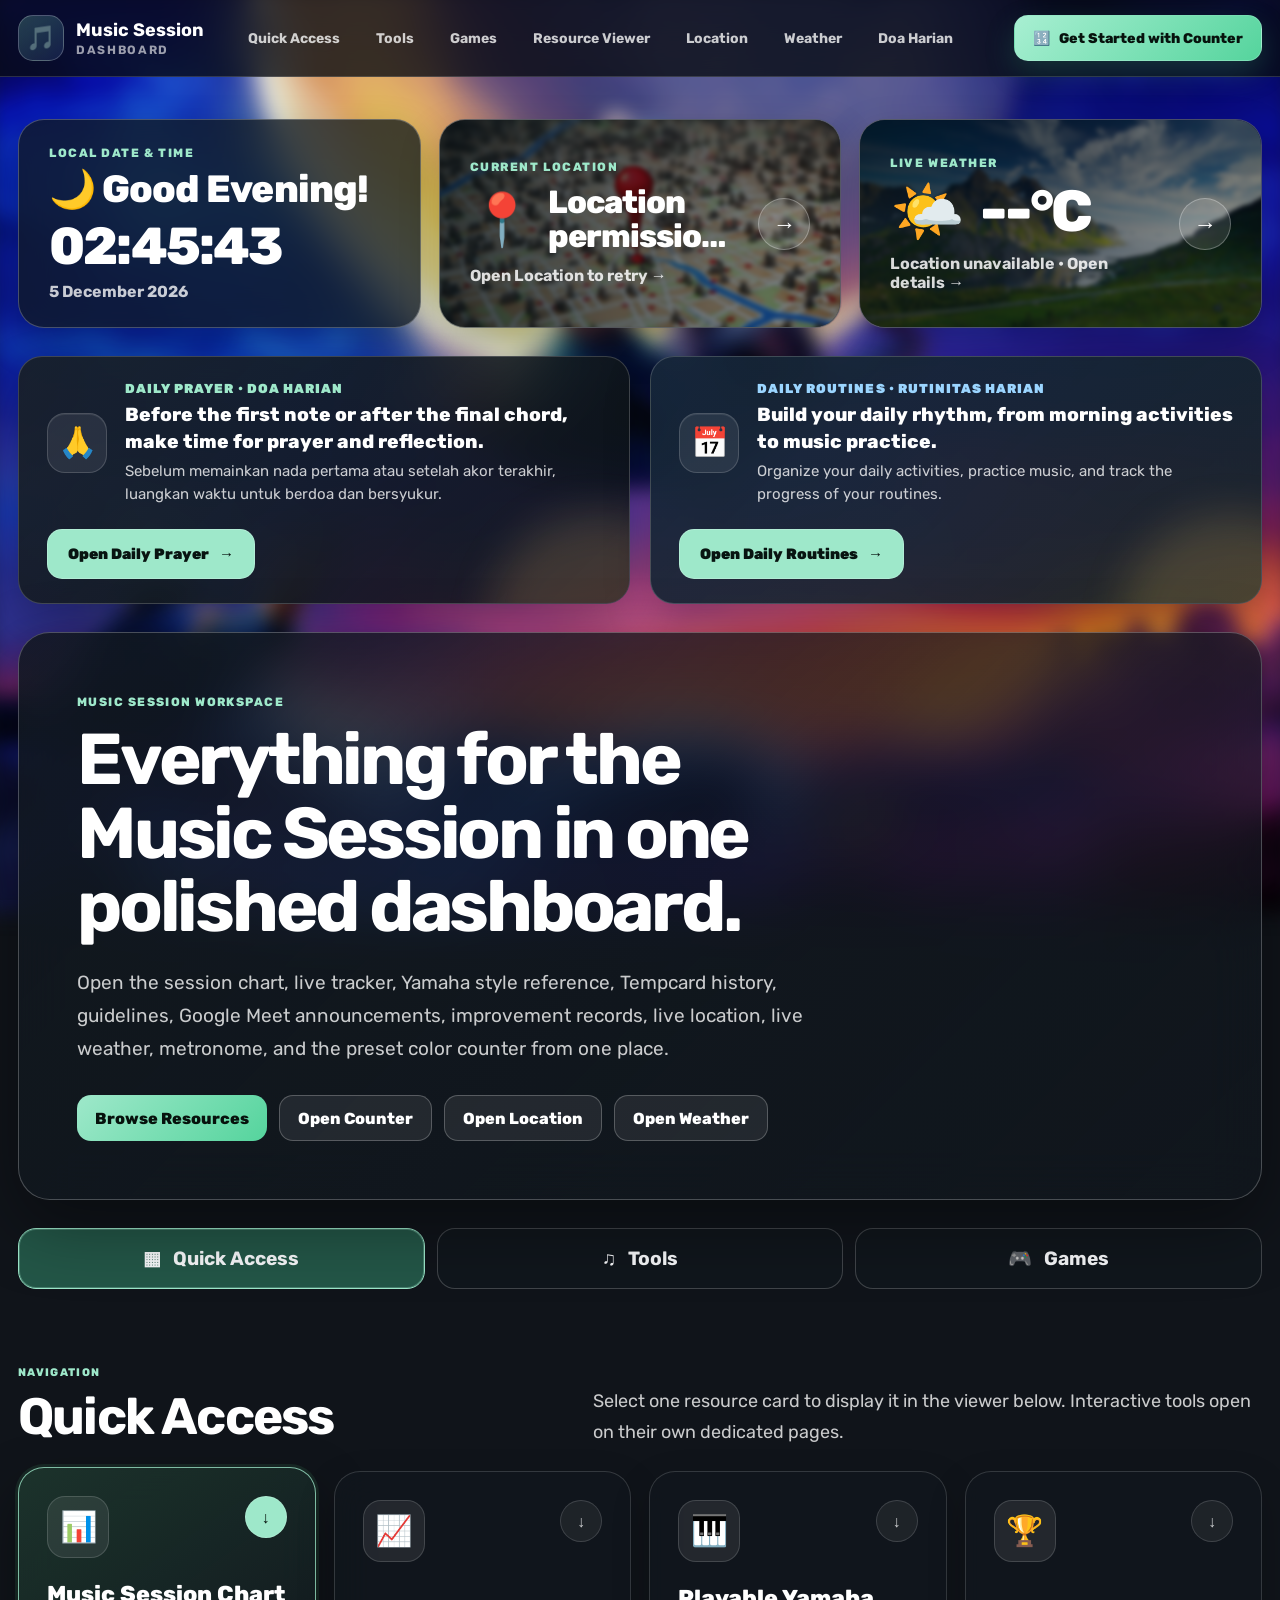
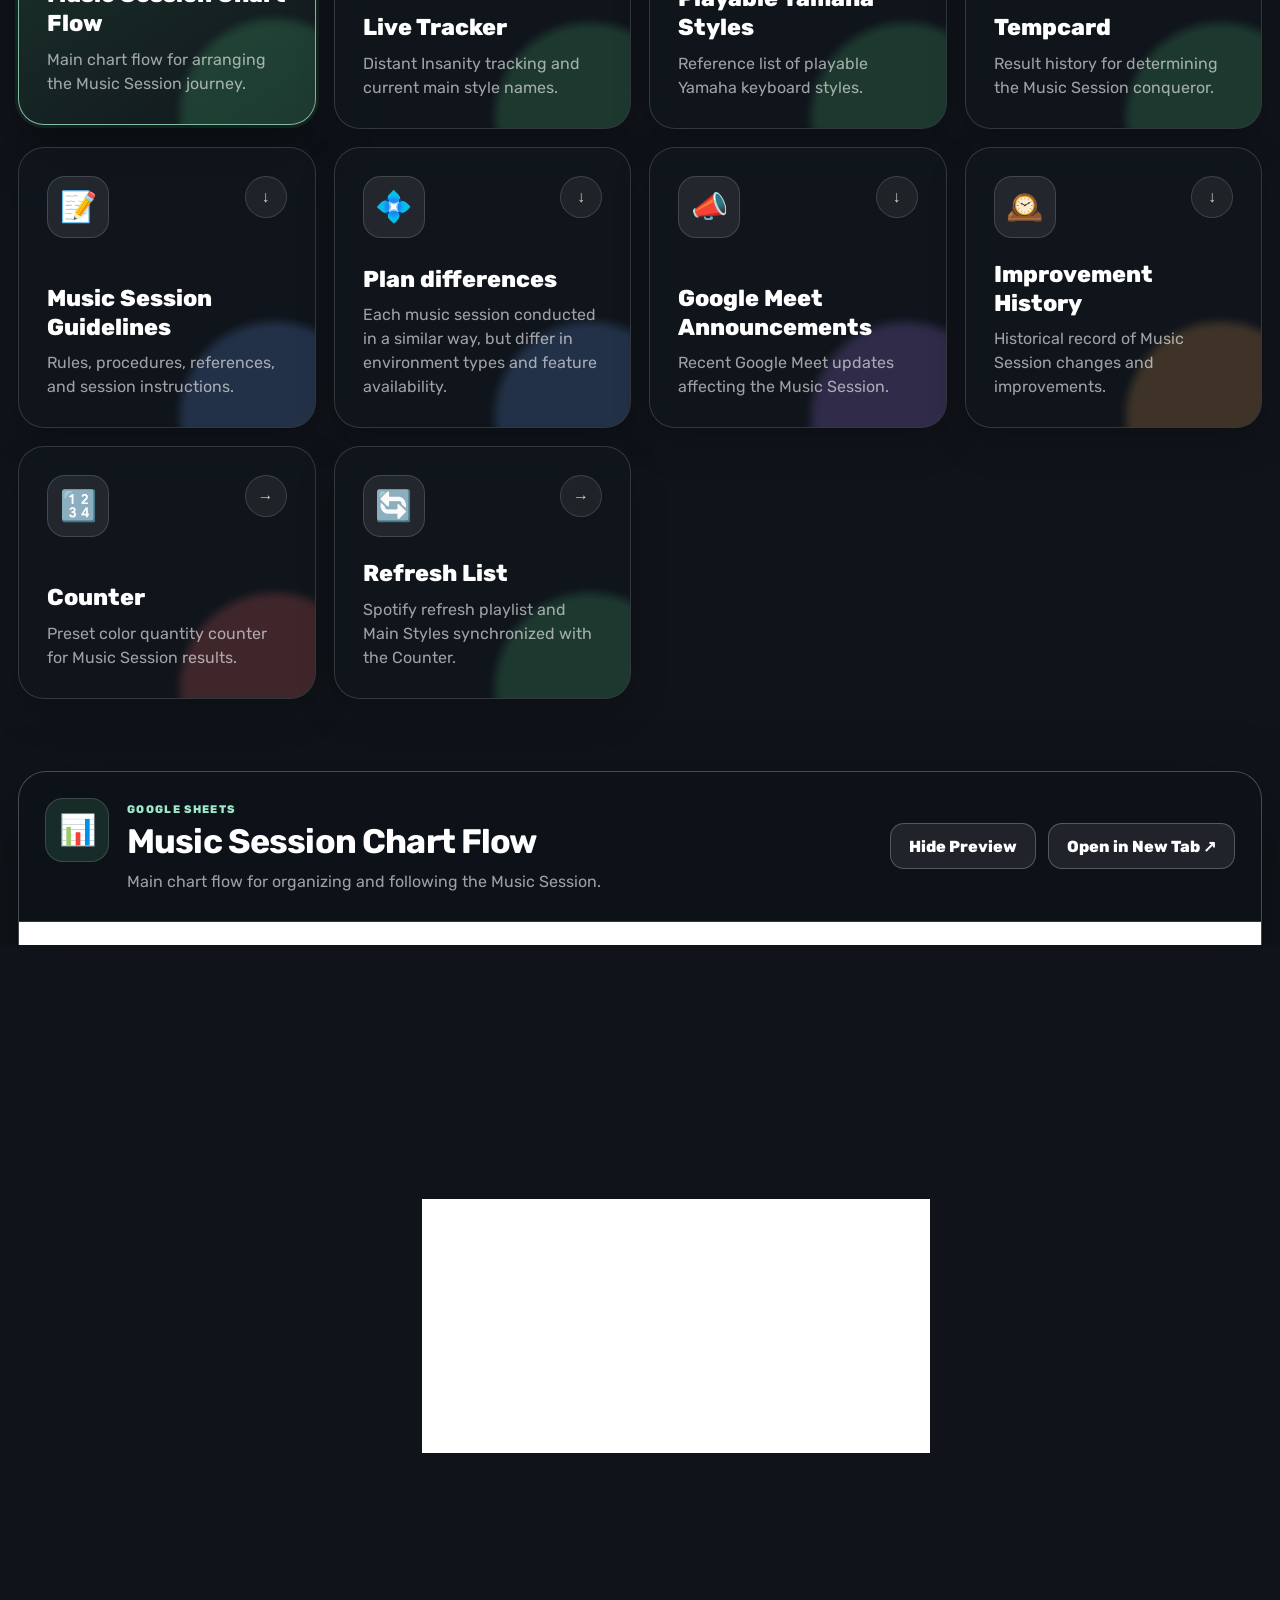
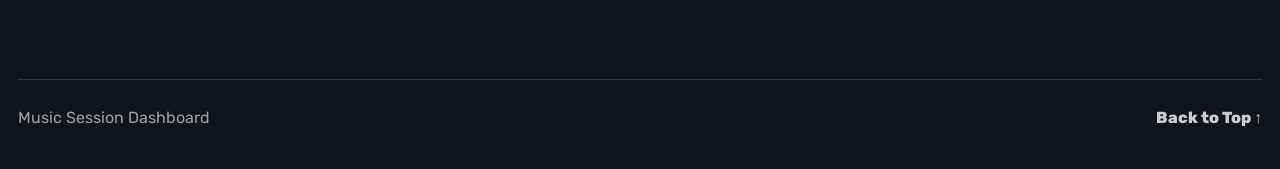
<file: index.html>
<!DOCTYPE html>
<html lang="en">

<head>

  <meta charset="UTF-8">

  <meta
    name="viewport"
    content="width=device-width, initial-scale=1.0"
  >

  <meta
    name="description"
    content="Music Session dashboard with dynamic resources, live date and time, current location, weather, counter, metronome, and daily prayer."
  >

  <title>
    Music Session Dashboard
  </title>

  <link
    rel="stylesheet"
    href="style.css"
  >
<link rel="stylesheet" href="rubik-font.css">

<style>
/* Spotify Free: Locked Games tab */
#games-tab.games-locked {
    background: #555555 !important;
    background-image: none !important;
    border-color: #777777 !important;
    color: #cccccc !important;
    opacity: 0.75;
    cursor: not-allowed !important;
    box-shadow: none !important;
}

#games-tab.games-locked:hover {
    background: #555555 !important;
    transform: none !important;
}

#games-tab .premium-required-label {
    display: block;
    font-size: 12px;
    margin-top: 3px;
    color: #eeeeee;
}
</style>
</head>


<body id="top" class="dashboard-page">


  <!-- ==================================================
       TOP BAR
       ================================================== -->

  <header class="topbar">

    <div class="topbar-inner">

      <div class="topbar-left">

        <a
          href="#top"
          class="brand"
          aria-label="Music Session home"
        >

          <span
            class="brand-icon"
            aria-hidden="true"
          >
            🎵
          </span>


          <span class="brand-text">

            <strong>
              Music Session
            </strong>

            <small>
              Dashboard
            </small>

          </span>

        </a>


        <nav
          class="topnav"
          aria-label="Main navigation"
        >

          <a href="#quick-access">
            Quick Access
          </a>

          <a href="#tools">
            Tools
          </a>

<a
  href="#games"
  id="games-nav-link"
>
  Games
</a>

          <a href="#resource-viewer">
            Resource Viewer
          </a>

          <a href="location.html">
            Location
          </a>

          <a href="weather.html">
            Weather
          </a>

          <a href="daily-prayer.html">
            Doa Harian
          </a>

        </nav>

      </div>


      <a
        href="counter.html"
        class="counter-start-button"
      >

        <span aria-hidden="true">
          🔢
        </span>

        <span>
          Get Started with Counter
        </span>

      </a>

    </div>

  </header>


  <!-- ==================================================
       MAIN
       ================================================== -->

  <main class="container">


    <!-- ==================================================
         LIVE DATE / TIME + LOCATION + WEATHER
         ================================================== -->

    <section
      class="dashboard-glance"
      aria-label="Current date, time, location and weather"
    >


      <!-- ==================================================
           DATE + TIME + GREETING
           ================================================== -->

      <div
        class="
          dashboard-glance-card
          dashboard-time-card
        "
      >

        <span class="dashboard-glance-label">
          Local Date & Time
        </span>


        <strong
          id="dashboardGreeting"
          class="dashboard-greeting"
        >
          Good Afternoon!
        </strong>


        <strong
          id="dashboardTime"
          class="dashboard-time"
        >
          --:--:--
        </strong>


        <span
          id="dashboardDate"
          class="dashboard-date"
        >
          Loading date...
        </span>

      </div>


      <!-- ==================================================
           CURRENT LOCATION
           ================================================== -->

      <a
        href="location.html"
        class="
          dashboard-glance-card
          dashboard-location-card
        "
        aria-label="Open detailed location"
      >

        <div class="dashboard-location-content">

          <div>

            <span class="dashboard-glance-label">
              Current Location
            </span>

            <div class="dashboard-location-main">

              <span
                class="dashboard-location-icon"
                aria-hidden="true"
              >
                📍
              </span>

              <strong
                id="dashboardLocationName"
                class="dashboard-location-name"
              >
                Detecting location...
              </strong>

            </div>

            <span
              id="dashboardLocationStatus"
              class="dashboard-location-status"
            >
              Waiting for location access
            </span>

          </div>

          <span
            class="dashboard-location-arrow"
            aria-hidden="true"
          >
            →
          </span>

        </div>

      </a>


      <!-- ==================================================
           LIVE WEATHER
           ================================================== -->

      <a
        href="weather.html"
        class="
          dashboard-glance-card
          dashboard-weather-card
        "
        aria-label="Open detailed weather"
      >

        <div class="dashboard-weather-content">


          <div>

            <span class="dashboard-glance-label">
              Live Weather
            </span>


            <div class="dashboard-weather-main">

              <span
                id="dashboardWeatherIcon"
                class="dashboard-weather-icon"
                aria-hidden="true"
              >
                🌤️
              </span>


              <strong
                id="dashboardWeatherTemperature"
                class="dashboard-weather-temperature"
              >
                --°C
              </strong>

            </div>


            <span
              id="dashboardWeatherCondition"
              class="dashboard-weather-condition"
            >
              Open detailed weather →
            </span>

          </div>


          <span
            class="dashboard-weather-arrow"
            aria-hidden="true"
          >
            →
          </span>

        </div>

      </a>

    </section>

    <!-- ==================================================
     DAILY PRAYER
     ================================================== -->

<div class="daily-hero-grid">
<section class="daily-prayer-banner">

  <div class="daily-prayer-banner-content">

    <span
      class="daily-prayer-banner-icon"
      aria-hidden="true"
    >
      🙏
    </span>

    <div class="daily-prayer-banner-text">

      <span class="daily-prayer-banner-label">
        Daily Prayer • Doa Harian
      </span>

      <strong>
        Before the first note or after the final chord, make time for prayer and reflection.
      </strong>

      <p>
        Sebelum memainkan nada pertama atau setelah akor terakhir, luangkan waktu untuk berdoa dan bersyukur.
      </p>

    </div>

  </div>


  <a
    href="daily-prayer.html"
    class="daily-prayer-banner-button"
  >
    Open Daily Prayer
    <span aria-hidden="true">→</span>
  </a>

</section>
<section class="daily-prayer-banner daily-routines-banner" aria-label="Daily Routines">
  <div class="daily-prayer-banner-content">
    <span class="daily-prayer-banner-icon" aria-hidden="true">📅</span>
    <div class="daily-prayer-banner-text">
      <span class="daily-prayer-banner-label">Daily Routines • Rutinitas Harian</span>
      <strong>Build your daily rhythm, from morning activities to music practice.</strong>
      <p>Organize your daily activities, practice music, and track the progress of your routines.</p>
    </div>
  </div>
  <a href="daily-routines.html" class="daily-prayer-banner-button">Open Daily Routines <span aria-hidden="true">→</span></a>
</section>
</div>

    <!-- ==================================================
         HERO
         ================================================== -->

    <section
      class="hero"
      aria-labelledby="hero-title"
    >

      <div class="hero-content">

        <span class="eyebrow">
          Music Session Workspace
        </span>


        <h1 id="hero-title">
          Everything for the Music Session in one polished dashboard.
        </h1>


        <p class="hero-description">

          Open the session chart, live tracker,
          Yamaha style reference, Tempcard history,
          guidelines, Google Meet announcements,
          improvement records, live location, live weather,
          metronome, and the preset color counter
          from one place.

        </p>


        <div class="hero-actions">

          <a
            href="#quick-access"
            class="primary-button"
          >
            Browse Resources
          </a>


          <a
            href="counter.html"
            class="secondary-button"
          >
            Open Counter
          </a>


          <a
            href="location.html"
            class="secondary-button"
          >
            Open Location
          </a>


          <a
            href="weather.html"
            class="secondary-button"
          >
            Open Weather
          </a>


        </div>

      </div>

    </section>



<!-- ==================================================
     DASHBOARD CATEGORY TABS
     ================================================== -->

<div
  class="dashboard-tabs"
  role="tablist"
  aria-label="Dashboard categories"
>
  <button
    type="button"
    id="quick-tab"
    class="dashboard-tab is-active"
    role="tab"
    aria-selected="true"
    aria-controls="quick-access"
  >
    ▦ &nbsp; Quick Access
  </button>

  <button
    type="button"
    id="tools-tab"
    class="dashboard-tab"
    role="tab"
    aria-selected="false"
    aria-controls="tools"
  >
    ♫ &nbsp; Tools
  </button>

  <button
    type="button"
    id="games-tab"
    class="dashboard-tab"
    role="tab"
    aria-selected="false"
    aria-controls="games"
  >
    🎮 &nbsp; Games
  </button>
</div>


    <!-- ==================================================
         QUICK ACCESS
         ================================================== -->

    <section
      id="quick-access"
      role="tabpanel"
      aria-labelledby="quick-tab"
      class="
        section
        quick-access-section
      "
      aria-labelledby="quick-access-title"
    >

      <div class="section-heading">

        <div>

          <span class="section-label">
            Navigation
          </span>

          <h2 id="quick-access-title">
            Quick Access
          </h2>

        </div>


        <p>

          Select one resource card to display it
          in the viewer below. Interactive tools
          open on their own dedicated pages.

        </p>

      </div>


      <div class="card-grid">


        <!-- ==================================================
             MUSIC SESSION CHART
             ================================================== -->

        <button
          type="button"
          class="
            card
            resource-card
            sheet-card
            is-active
          "
          data-resource-title="Music Session Chart Flow"
          data-resource-type="Google Sheets"
          data-resource-description="Main chart flow for organizing and following the Music Session."
          data-resource-icon="📊"
          data-resource-url="https://docs.google.com/spreadsheets/d/1V_SlKUXxLr7bbJw-w9-4BaVMol0aXf7e313ZcMLo2fs/preview"
          data-resource-new-tab="https://docs.google.com/spreadsheets/d/1V_SlKUXxLr7bbJw-w9-4BaVMol0aXf7e313ZcMLo2fs/edit"
          aria-pressed="true"
        >

          <span
            class="icon"
            aria-hidden="true"
          >
            📊
          </span>


          <span class="card-content">

            <span class="card-title">
              Music Session Chart Flow
            </span>

            <span class="card-description">
              Main chart flow for arranging the Music Session journey.
            </span>

          </span>


          <span
            class="card-arrow"
            aria-hidden="true"
          >
            ↓
          </span>

        </button>


        <!-- ==================================================
             LIVE TRACKER
             ================================================== -->

        <button
          type="button"
          class="
            card
            resource-card
            sheet-card
          "
          data-resource-title="Live Tracker: Distant Insanity &amp; Main Style Name"
          data-resource-type="Google Sheets"
          data-resource-description="Live tracking for Distant Insanity and current main style names."
          data-resource-icon="📈"
          data-resource-url="https://docs.google.com/spreadsheets/d/1BAISSJs8rFXNtnEbiE-Z1cZ-nD_5yqKEy746MrkdE5M/preview"
          data-resource-new-tab="https://docs.google.com/spreadsheets/d/1BAISSJs8rFXNtnEbiE-Z1cZ-nD_5yqKEy746MrkdE5M/edit"
          aria-pressed="false"
        >

          <span
            class="icon"
            aria-hidden="true"
          >
            📈
          </span>


          <span class="card-content">

            <span class="card-title">
              Live Tracker
            </span>

            <span class="card-description">
              Distant Insanity tracking and current main style names.
            </span>

          </span>


          <span
            class="card-arrow"
            aria-hidden="true"
          >
            ↓
          </span>

        </button>


        <!-- ==================================================
             YAMAHA STYLES
             ================================================== -->

        <button
          type="button"
          class="
            card
            resource-card
            sheet-card
          "
          data-resource-title="Playable Yamaha Styles"
          data-resource-type="Google Sheets"
          data-resource-description="Reference list of Yamaha styles available for the Music Session."
          data-resource-icon="🎹"
          data-resource-url="https://docs.google.com/spreadsheets/d/1kqIM1kcWwIaYMFfPiZJtVMvgMdsA9o6fN5UNkoQSwIM/preview"
          data-resource-new-tab="https://docs.google.com/spreadsheets/d/1kqIM1kcWwIaYMFfPiZJtVMvgMdsA9o6fN5UNkoQSwIM/edit"
          aria-pressed="false"
        >

          <span
            class="icon"
            aria-hidden="true"
          >
            🎹
          </span>


          <span class="card-content">

            <span class="card-title">
              Playable Yamaha Styles
            </span>

            <span class="card-description">
              Reference list of playable Yamaha keyboard styles.
            </span>

          </span>


          <span
            class="card-arrow"
            aria-hidden="true"
          >
            ↓
          </span>

        </button>


        <!-- ==================================================
             TEMPCARD
             ================================================== -->

        <button
          type="button"
          class="
            card
            resource-card
            sheet-card
          "
          data-resource-title="Tempcard"
          data-resource-type="Google Sheets"
          data-resource-description="Music Session result history and conqueror tracking."
          data-resource-icon="🏆"
          data-resource-url="https://docs.google.com/spreadsheets/d/1fgxN5ewGqs3GE6jlKywsi7XRRRi_KP_2VvP-HY1gpbs/preview"
          data-resource-new-tab="https://docs.google.com/spreadsheets/d/1fgxN5ewGqs3GE6jlKywsi7XRRRi_KP_2VvP-HY1gpbs/edit"
          aria-pressed="false"
        >

          <span
            class="icon"
            aria-hidden="true"
          >
            🏆
          </span>


          <span class="card-content">

            <span class="card-title">
              Tempcard
            </span>

            <span class="card-description">
              Result history for determining the Music Session conqueror.
            </span>

          </span>


          <span
            class="card-arrow"
            aria-hidden="true"
          >
            ↓
          </span>

        </button>


        <!-- ==================================================
             GUIDELINES
             ================================================== -->

        <button
          type="button"
          class="
            card
            resource-card
            doc-card
          "
          data-resource-title="Music Session Guidelines"
          data-resource-type="Google Docs"
          data-resource-description="Rules, procedures, and guidance for running the Music Session."
          data-resource-icon="📝"
          data-resource-url="https://docs.google.com/document/d/1ERNbJlij9QoPLC6sWJPvThHM378qlVsbnr9JeuBmEfo/preview"
          data-resource-new-tab="https://docs.google.com/document/d/1ERNbJlij9QoPLC6sWJPvThHM378qlVsbnr9JeuBmEfo/edit"
          aria-pressed="false"
        >

          <span
            class="icon"
            aria-hidden="true"
          >
            📝
          </span>


          <span class="card-content">

            <span class="card-title">
              Music Session Guidelines
            </span>

            <span class="card-description">
              Rules, procedures, references, and session instructions.
            </span>

          </span>


          <span
            class="card-arrow"
            aria-hidden="true"
          >
            ↓
          </span>

        </button>

        <!-- ==================================================
             SPOTIFY PLAN DIFFERENCE BETWEEN ENVIRONMENTS
             ================================================== -->

        <button
          type="button"
          class="
            card
            resource-card
            doc-card
          "
          data-resource-title="Plan differences"
          data-resource-type="Google Docs"
          data-resource-description="Each music session conducted in a similar way, but differ in environment types and feature availability."
          data-resource-icon="💠"
          data-resource-url="https://docs.google.com/document/d/1snpueik8jiunu4cv74UNIBNh7AFNeFXihtmrHwlPkcQ/preview"
          data-resource-new-tab="https://docs.google.com/document/d/1snpueik8jiunu4cv74UNIBNh7AFNeFXihtmrHwlPkcQ/edit"
          aria-pressed="false"
        >

          <span
            class="icon"
            aria-hidden="true"
          >
            💠
          </span>


          <span class="card-content">

            <span class="card-title">
              Plan differences
            </span>

            <span class="card-description">
              Each music session conducted in a similar way, but differ in environment types and feature availability.
            </span>

          </span>


          <span
            class="card-arrow"
            aria-hidden="true"
          >
            ↓
          </span>

        </button>


        <!-- ==================================================
             GOOGLE MEET
             ================================================== -->

        <button
          type="button"
          class="
            card
            resource-card
            meet-card
          "
          data-resource-title="Google Meet Announcements"
          data-resource-type="Google Sheets"
          data-resource-description="Recent Google Meet updates that may affect the Music Session."
          data-resource-icon="📣"
          data-resource-url="https://docs.google.com/spreadsheets/d/1P5zKMvawd4gJhKSRdp7oP5b7s4BprOebLRveQnxFM_A/preview"
          data-resource-new-tab="https://docs.google.com/spreadsheets/d/1P5zKMvawd4gJhKSRdp7oP5b7s4BprOebLRveQnxFM_A/edit"
          aria-pressed="false"
        >

          <span
            class="icon"
            aria-hidden="true"
          >
            📣
          </span>


          <span class="card-content">

            <span class="card-title">
              Google Meet Announcements
            </span>

            <span class="card-description">
              Recent Google Meet updates affecting the Music Session.
            </span>

          </span>


          <span
            class="card-arrow"
            aria-hidden="true"
          >
            ↓
          </span>

        </button>


        <!-- ==================================================
             IMPROVEMENT HISTORY
             ================================================== -->

        <button
          type="button"
          class="
            card
            resource-card
            history-card
          "
          data-resource-title="History of Music Session Improvements"
          data-resource-type="Google Docs"
          data-resource-description="Historical record of Music Session changes and improvements."
          data-resource-icon="🕰️"
          data-resource-url="https://docs.google.com/document/d/1QfhVP-BwD-6HYWQwam2kNv_-k9z2s3FiHQLg7I-kcUc/preview"
          data-resource-new-tab="https://docs.google.com/document/d/1QfhVP-BwD-6HYWQwam2kNv_-k9z2s3FiHQLg7I-kcUc/edit"
          aria-pressed="false"
        >

          <span
            class="icon"
            aria-hidden="true"
          >
            🕰️
          </span>


          <span class="card-content">

            <span class="card-title">
              Improvement History
            </span>

            <span class="card-description">
              Historical record of Music Session changes and improvements.
            </span>

          </span>


          <span
            class="card-arrow"
            aria-hidden="true"
          >
            ↓
          </span>

        </button>


        <!-- ==================================================
             COUNTER
             ================================================== -->

        <a
          href="counter.html"
          class="
            card
            counter-card
          "
        >

          <span
            class="icon"
            aria-hidden="true"
          >
            🔢
          </span>


          <span class="card-content">

            <span class="card-title">
              Counter
            </span>

            <span class="card-description">
              Preset color quantity counter for Music Session results.
            </span>

          </span>


          <span
            class="card-arrow"
            aria-hidden="true"
          >
            →
          </span>

        </a>



        <!-- REFRESH LIST: QUICK ACCESS -->
        <a href="refresh-list.html" class="card metronome-card">
          <span class="icon" aria-hidden="true">🔄</span>
          <span class="card-content">
            <span class="card-title">Refresh List</span>
            <span class="card-description">Spotify refresh playlist and Main Styles synchronized with the Counter.</span>
          </span>
          <span class="card-arrow" aria-hidden="true">→</span>
        </a>

      </div>
    </section>

    <section id="tools" class="section quick-access-section tab-panel-hidden" role="tabpanel" aria-labelledby="tools-tab">
      <div class="section-heading"><div><span class="section-label">Interactive Features</span><h2 id="tools-title">Tools</h2></div><p>Open music practice tools on their dedicated pages.</p></div>
      <div class="card-grid">
        <!-- ==================================================
             METRONOME
             ================================================== -->

        <a
          href="metronome.html"
          class="
            card
            metronome-card
          "
        >

          <span
            class="icon"
            aria-hidden="true"
          >
            🎵
          </span>


          <span class="card-content">

            <span class="card-title">
              Metronome
            </span>

            <span class="card-description">

              Keep tempo with adjustable BPM,
              beats per bar, volume, and live beat
              and bar counters.

            </span>

          </span>


          <span
            class="card-arrow"
            aria-hidden="true"
          >
            →
          </span>

        </a>


        <a href="chord-player.html" class="card metronome-card"><span class="icon" aria-hidden="true">🎹</span><span class="card-content"><span class="card-title">Chord Player</span><span class="card-description">Play piano chords and explore major and minor harmonies.</span></span><span class="card-arrow" aria-hidden="true">→</span></a>
      </div>
    </section>


<!-- ==================================================
     GAMES
     ================================================== -->

<section
  id="games"
  class="section quick-access-section tab-panel-hidden"
  role="tabpanel"
  aria-labelledby="games-tab"
>
  <div class="section-heading">
    <div>
      <span class="section-label">
        Interactive Entertainment
      </span>

      <h2 id="games-title">
        Games
      </h2>
    </div>

    <p>
      Enjoy interactive browser games in Music Session Hub.
      Spotify Premium is required to play.
    </p>
  </div>

  <div class="card-grid">

    <!-- FLAPPY BIRD -->
    <a
      href="games/flappy-bird.html"
      class="card metronome-card"
    >
      <span class="icon" aria-hidden="true">
        🐤
      </span>

      <span class="card-content">
        <span class="card-title">
          Flappy Bird
        </span>

        <span class="card-description">
          Fly between pipes, avoid obstacles,
          and beat your highest score.
        </span>
      </span>

      <span class="card-arrow" aria-hidden="true">
        →
      </span>
    </a>

    <!-- FLAPPY DUNK -->
    <a
      href="games/flappy-dunk.html"
      class="card metronome-card"
    >
      <span class="icon" aria-hidden="true">
        🏀
      </span>

      <span class="card-content">
        <span class="card-title">
          Flappy Dunk
        </span>

        <span class="card-description">
          Score consecutive swishes for unlimited
          +2, +3, +4, +5 and higher bonuses.
        </span>
      </span>

      <span class="card-arrow" aria-hidden="true">
        →
      </span>
    </a>


<!-- DOODLE JUMP -->
<a
  href="games/doodle-jump.html"
  class="card metronome-card"
>
  <span class="icon" aria-hidden="true">
    🍏
  </span>

  <span class="card-content">
    <span class="card-title">
      Doodle Jump
    </span>

    <span class="card-description">
      Jump between platforms, collect power-ups,
      and climb higher to beat your best score.
    </span>
  </span>

  <span class="card-arrow" aria-hidden="true">
    →
  </span>
</a>

  </div>
</section>



    <!-- ==================================================
         RESOURCE VIEWER
         ================================================== -->

    <section
      id="resource-viewer"
      class="
        section
        viewer-section
      "
      aria-labelledby="viewer-title"
    >

      <div class="viewer-card">


        <div class="viewer-header">


          <div class="viewer-title-group">

            <span
              id="viewer-icon"
              class="
                viewer-icon
                sheet-icon
              "
              aria-hidden="true"
            >
              📊
            </span>


            <div>

              <span
                id="viewer-type"
                class="resource-type"
              >
                Google Sheets
              </span>


              <h2 id="viewer-title">
                Music Session Chart Flow
              </h2>


              <p id="viewer-description">

                Main chart flow for organizing
                and following the Music Session.

              </p>

            </div>

          </div>


          <div class="viewer-actions">

            <button
              type="button"
              id="toggle-viewer-button"
              class="viewer-button"
              aria-expanded="true"
              aria-controls="resource-frame-container"
            >
              Hide Preview
            </button>


            <a
              id="viewer-open-button"
              href="https://docs.google.com/spreadsheets/d/1V_SlKUXxLr7bbJw-w9-4BaVMol0aXf7e313ZcMLo2fs/edit"
              target="_blank"
              rel="noopener noreferrer"
              class="open-button"
            >
              Open in New Tab ↗
            </a>

          </div>

        </div>


        <div
          id="resource-frame-container"
          class="iframe-container"
        >

          <div
            id="viewer-loading"
            class="viewer-loading"
            aria-live="polite"
          >
            Loading preview…
          </div>


          <iframe
            id="resource-frame"
            src="https://docs.google.com/spreadsheets/d/1V_SlKUXxLr7bbJw-w9-4BaVMol0aXf7e313ZcMLo2fs/preview"
            title="Music Session Chart Flow read-only preview"
            loading="lazy"
            allowfullscreen
          ></iframe>

        </div>

      </div>

    </section>

  </main>


  <!-- ==================================================
       FOOTER
       ================================================== -->

  <footer class="footer">

    <p>
      Music Session Dashboard
    </p>


    <a href="#top">
      Back to Top ↑
    </a>

  </footer>



  <!-- CURRENT LOCATION CARD -->
  <script>
    (() => {
      const nameElement = document.getElementById("dashboardLocationName");
      const statusElement = document.getElementById("dashboardLocationStatus");

      if (!nameElement || !statusElement) return;

      let hadCachedLocation = false;

      const setFallback = (name, status) => {
        nameElement.textContent = name;
        statusElement.textContent = status;
      };

      const displayAddress = (address = {}, fallback = "Current position") => {
        const area =
          address.suburb ||
          address.neighbourhood ||
          address.city_district ||
          address.city ||
          address.town ||
          address.village ||
          fallback;

        const region = address.city || address.state || address.country || "";
        nameElement.textContent = region && region !== area
          ? `${area}, ${region}`
          : area;
      };

      try {
        const cached = JSON.parse(localStorage.getItem("musicSessionLocation") || "null");
        if (cached && Number.isFinite(Number(cached.latitude)) && Number.isFinite(Number(cached.longitude))) {
          hadCachedLocation = true;
          displayAddress(cached.address || {}, "Last detected position");
          statusElement.textContent = "Last location • Refreshing…";
        }
      } catch (_) {
        // Cached location is optional.
      }

      const reverseGeocode = async (latitude, longitude, accuracy = null) => {
        try {
          const url = new URL("https://nominatim.openstreetmap.org/reverse");
          url.searchParams.set("format", "jsonv2");
          url.searchParams.set("lat", latitude);
          url.searchParams.set("lon", longitude);
          url.searchParams.set("zoom", "12");
          url.searchParams.set("addressdetails", "1");

          const response = await fetch(url, {
            headers: { "Accept": "application/json" }
          });

          if (!response.ok) throw new Error("Reverse geocoding unavailable");

          const data = await response.json();
          const address = data.address || {};
          displayAddress(address, data.name || "Current position");
          statusElement.textContent = "Location detected • Open details →";

          try {
            localStorage.setItem("musicSessionLocation", JSON.stringify({
              latitude: Number(latitude),
              longitude: Number(longitude),
              accuracy: accuracy == null ? null : Number(accuracy),
              address,
              savedAt: Date.now()
            }));
          } catch (_) {
            // Local storage is optional.
          }
        } catch (error) {
          nameElement.textContent = `${Number(latitude).toFixed(3)}, ${Number(longitude).toFixed(3)}`;
          statusElement.textContent = "Coordinates detected • Open details →";
        }
      };

      if (!navigator.geolocation) {
        setFallback("Location unavailable", "Geolocation is not supported • Open details →");
        return;
      }

      navigator.geolocation.getCurrentPosition(
        ({ coords }) => reverseGeocode(coords.latitude, coords.longitude, coords.accuracy),
        (error) => {
          if (hadCachedLocation) {
            statusElement.textContent = "Showing last location • Open details →";
            return;
          }

          const message = error.code === 1
            ? "Location permission needed"
            : "Unable to detect location";
          setFallback(message, "Open Location to retry →");
        },
        {
          enableHighAccuracy: true,
          timeout: 10000,
          maximumAge: 300000
        }
      );
    })();
  </script>


<script src="spotify-plan.js"></script>
<script src="script.js"></script>

<script>
  (() => {
    /* ==================================================
       MUSIC SESSION HUB
       DASHBOARD CATEGORY TABS

       Quick Access | Tools | Games
       ================================================== */

    const quickTab = document.getElementById("quick-tab");
    const toolsTab = document.getElementById("tools-tab");
    const gamesTab = document.getElementById("games-tab");
const gamesNavLink = document.getElementById("games-nav-link");

const isPremium =
    window.MUSIC_SESSION_PLAN?.SPOTIFY_PREMIUM === true;

if (gamesNavLink) {
    gamesNavLink.hidden = !isPremium;
}    

    const quick = document.getElementById("quick-access");
    const tools = document.getElementById("tools");
    const games = document.getElementById("games");

    const viewer = document.getElementById("resource-viewer");

    /* ==================================================
       VERIFY REQUIRED ELEMENTS
       ================================================== */

    if (
      !quickTab ||
      !toolsTab ||
      !gamesTab ||
      !quick ||
      !tools ||
      !games ||
      !viewer
    ) {
      return;
    }

    /* ==================================================
       CATEGORY CONFIGURATION
       ================================================== */

    const categories = [
      {
        name: "quick",
        tab: quickTab,
        panel: quick
      },
      {
        name: "tools",
        tab: toolsTab,
        panel: tools
      },
      {
        name: "games",
        tab: gamesTab,
        panel: games
      }
    ];

    /* ==================================================
       SELECT DASHBOARD CATEGORY
       ================================================== */

    function selectCategory(category) {
     
const isPremium =
    window.MUSIC_SESSION_PLAN?.SPOTIFY_PREMIUM === true;

if (category === "games" && !isPremium) {
    category = "tools";
}      

      const selected = categories.some(
        (item) => item.name === category
      );

      if (!selected) {
        category = "quick";
      }

      categories.forEach((item) => {

        const isActive = item.name === category;

        /* Show or hide the category panel */

        item.panel.classList.toggle(
          "tab-panel-hidden",
          !isActive
        );

        /* Update selected tab appearance */

        item.tab.classList.toggle(
          "is-active",
          isActive
        );

        /* Accessibility attributes */

        item.tab.setAttribute(
          "aria-selected",
          String(isActive)
        );

        item.tab.tabIndex = isActive ? 0 : -1;

      });

      /* ==================================================
         GOOGLE DOCS RESOURCE VIEWER

         Visible only in Quick Access.
         ================================================== */

      viewer.classList.toggle(
        "tab-panel-hidden",
        category !== "quick"
      );

    }

    /* ==================================================
       TAB CLICK EVENTS
       ================================================== */

    quickTab.addEventListener("click", () => {
      selectCategory("quick");
    });

    toolsTab.addEventListener("click", () => {
      selectCategory("tools");
    });

    gamesTab.addEventListener("click", () => {
      selectCategory("games");
    });

    /* ==================================================
       TOP NAVIGATION LINKS
       ================================================== */

    document.querySelectorAll(
      'a[href="#quick-access"], ' +
      'a[href="#tools"], ' +
      'a[href="#games"], ' +
      'a[href="#resource-viewer"]'
    ).forEach((link) => {

      link.addEventListener("click", () => {

        const target = link.getAttribute("href");

        if (target === "#tools") {

          selectCategory("tools");

        } else if (target === "#games") {

          selectCategory("games");

        } else {

          selectCategory("quick");

        }

      });

    });

    /* ==================================================
       KEYBOARD NAVIGATION

       Arrow Left / Right
       Home / End
       ================================================== */

    categories.forEach((item, index) => {

      item.tab.addEventListener("keydown", (event) => {

        const allowedKeys = [
          "ArrowLeft",
          "ArrowRight",
          "Home",
          "End"
        ];

        if (!allowedKeys.includes(event.key)) {
          return;
        }

        event.preventDefault();

        let nextIndex;

        if (event.key === "Home") {

          nextIndex = 0;

        } else if (event.key === "End") {

          nextIndex = categories.length - 1;

        } else {

          const direction =
            event.key === "ArrowRight" ? 1 : -1;

          nextIndex =
            (
              index +
              direction +
              categories.length
            ) % categories.length;

        }

        const nextCategory = categories[nextIndex];

        selectCategory(nextCategory.name);

        nextCategory.tab.focus();

      });

    });

    /* ==================================================
       INITIAL CATEGORY FROM URL

       #quick-access
       #tools
       #games
       #resource-viewer
       ================================================== */

    function selectCategoryFromHash() {

      const hash = window.location.hash;

      if (hash === "#tools") {

        selectCategory("tools");

      } else if (hash === "#games") {

        selectCategory("games");

      } else {

        selectCategory("quick");

      }

    }

    /* ==================================================
       INITIALIZE DASHBOARD
       ================================================== */

    selectCategoryFromHash();

    /* ==================================================
       HANDLE URL HASH CHANGES
       ================================================== */

    window.addEventListener(
      "hashchange",
      selectCategoryFromHash
    );

  })();
</script>

<script>
document.addEventListener("DOMContentLoaded", function () {
    const gamesTab = document.getElementById("games-tab");
    if (!gamesTab) return;

    const isPremium =
        window.MUSIC_SESSION_PLAN?.SPOTIFY_PREMIUM === true;

    if (!isPremium) {
        gamesTab.classList.add("games-locked");
        gamesTab.disabled = true;
        gamesTab.setAttribute("aria-disabled", "true");

        gamesTab.innerHTML = `
            🎮 &nbsp; Games
            <span class="premium-required-label">
                🔒 Premium Required
            </span>
        `;
    }
});
</script>

</body>

</html>
</file>
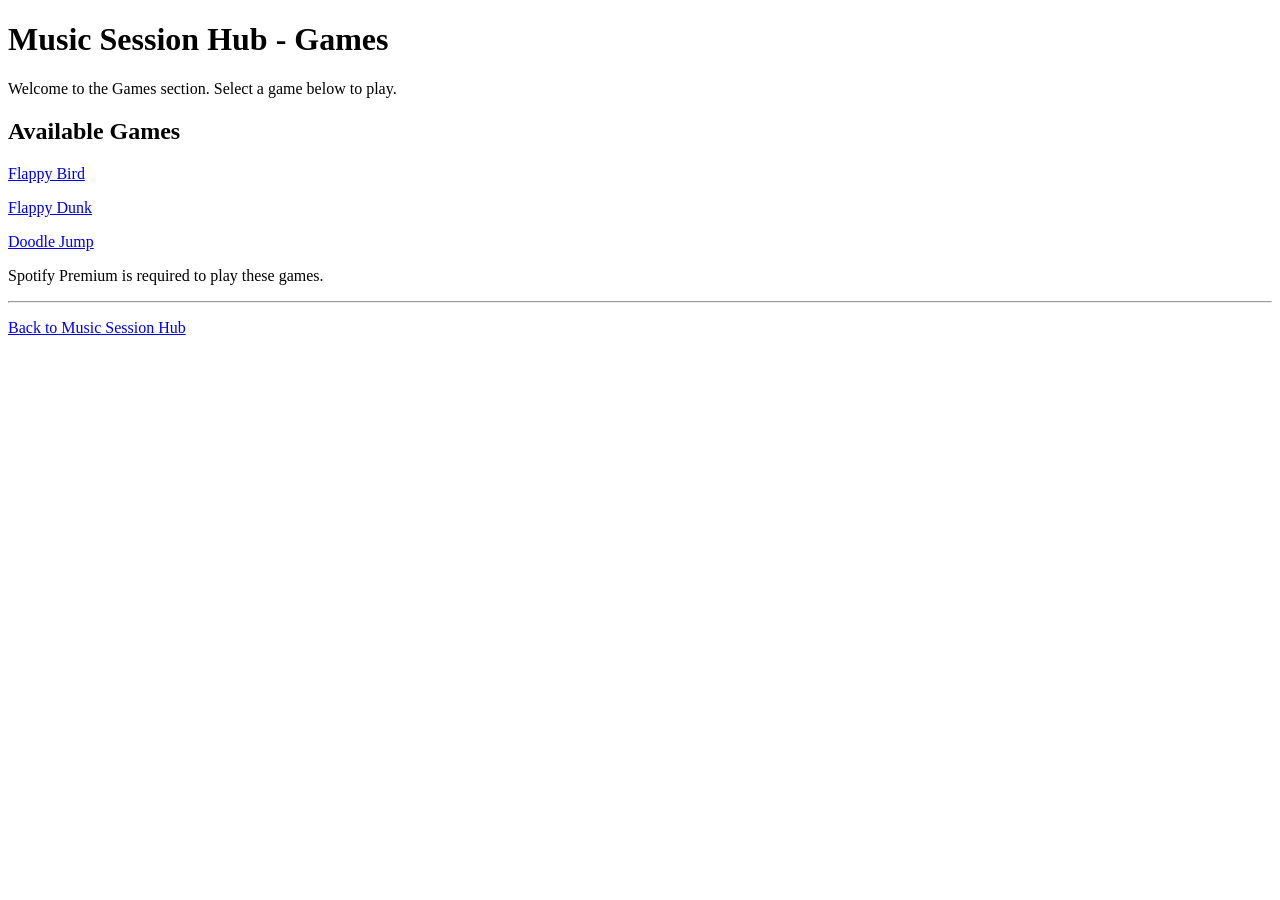
<file: games/index.html>
<!DOCTYPE html>
<html lang="en">

<head>
  <meta charset="UTF-8">

  <meta
    name="viewport"
    content="width=device-width, initial-scale=1.0"
  >

  <title>Games | Music Session Hub</title>
</head>

<body>

  <h1>Music Session Hub - Games</h1>

  <p>
    Welcome to the Games section.
    Select a game below to play.
  </p>

  <h2>Available Games</h2>

  <p>
    <a href="flappy-bird.html">
      Flappy Bird
    </a>
  </p>

  <p>
    <a href="flappy-dunk.html">
      Flappy Dunk
    </a>
  </p>


<p>
  <a href="doodle-jump.html">
    Doodle Jump
  </a>
</p>


  <p>
    Spotify Premium is required to play these games.
  </p>

  <hr>

  <p>
    <a href="../index.html#games">
      Back to Music Session Hub
    </a>
  </p>

</body>

</html>
</file>
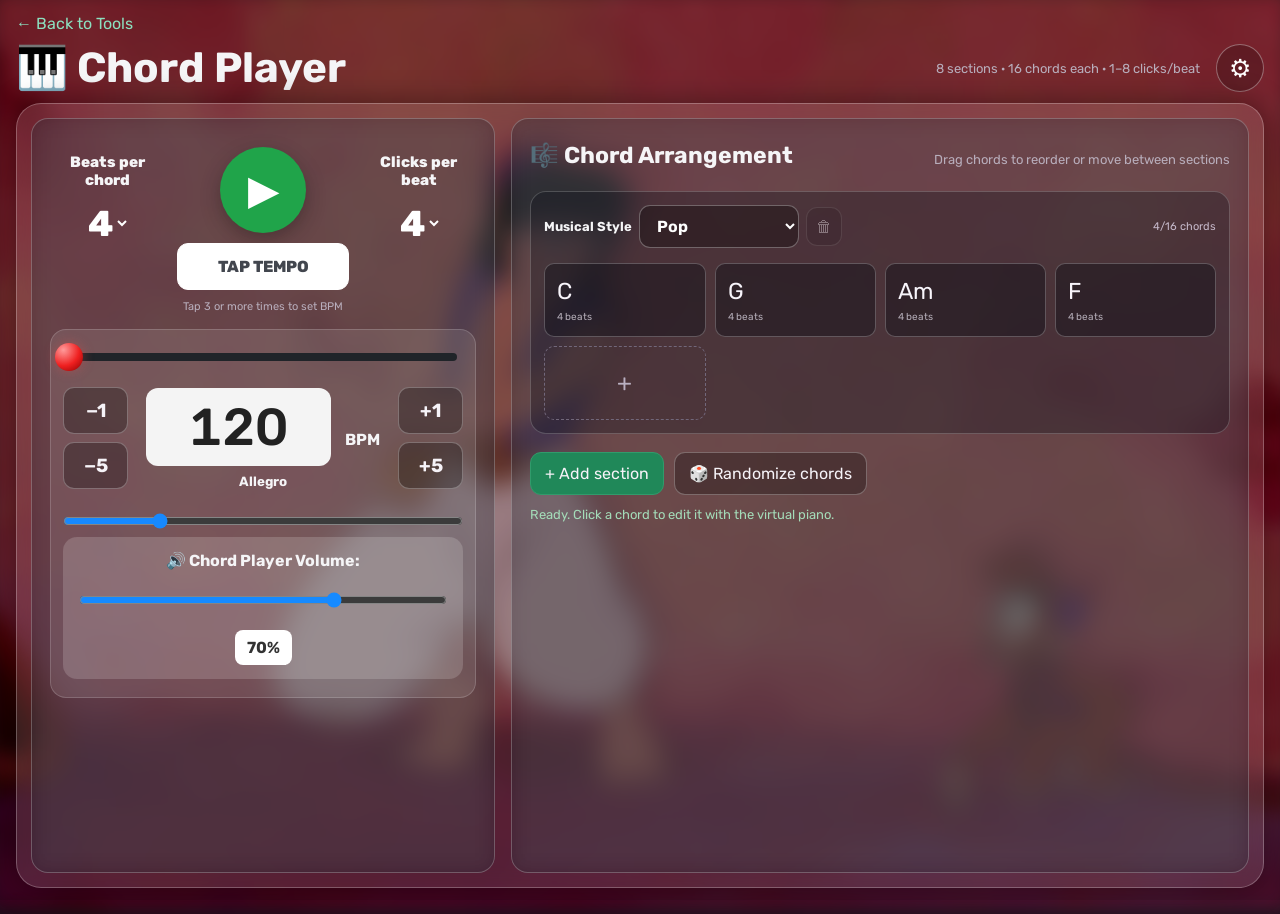
<file: chord-player.html>
<!DOCTYPE html>
<html lang="en">

<head>
    <meta charset="UTF-8">
    <meta
        name="viewport"
        content="width=device-width, initial-scale=1"
    >

    <title>Chord Player | Music Session Hub</title>

    <link rel="stylesheet" href="style.css">
    <link rel="stylesheet" href="rubik-font.css">

    <style>
        /* =========================================
           GENERAL APPEARANCE
           ========================================= */

        :root {
            color-scheme: dark;
        }

        * {
            box-sizing: border-box;
        }

        body {
            margin: 0;
            /* The shared style.css supplies the wallpaper (same as Metronome). */
            color: #f5f5f7;
            font-family: Rubik, Arial, sans-serif;
        }

        button,
        input,
        select {
            font: inherit;
        }

        button {
            cursor: pointer;
        }

        button:disabled {
            opacity: 0.35;
            cursor: not-allowed;
        }

        .wrap {
            max-width: 1680px;
            margin: 14px auto;
            padding: 0 16px 16px;
        }

        .back {
            color: #8ce0bf;
            text-decoration: none;
        }

        .head {
            display: flex;
            justify-content: space-between;
            align-items: center;
            gap: 12px;
            flex-wrap: wrap;
        }

        .head h1 {
            margin: 10px 0;
            font-size: clamp(28px, 4vw, 42px);
        }

        .head-actions {
            display: flex;
            align-items: center;
            gap: 16px;
            flex-wrap: wrap;
        }

        .hint {
            color: #b8aebc;
            font-size: 13px;
        }

        .settings-icon {
            width: 48px;
            height: 48px;
            display: grid;
            place-items: center;
            background: rgba(0,0,0,.20);
            color: #ffffff;
            border: 1px solid rgba(255,255,255,.35);
            border-radius: 50%;
            font-size: 25px;
        }

        .settings-icon:hover {
            background: #3d3443;
        }

        .shell {
            background: rgba(255,255,255,.12);
            border: 1px solid rgba(255,255,255,.25);
            border-radius: 25px;
            padding: 14px;
            backdrop-filter: blur(10px);
            -webkit-backdrop-filter: blur(10px);
            box-shadow: 0 0 30px rgba(0,0,0,.4);
        }

        .split-layout {
            display: grid;
            grid-template-columns:
                minmax(350px, 0.85fr)
                minmax(520px, 1.35fr);
            gap: 16px;
            height: calc(100dvh - 145px);
            min-height: 530px;
        }

        .control-pane,
        .arranger-pane {
            min-width: 0;
            min-height: 0;
            padding: 18px;
            border: 1px solid rgba(255,255,255,.24);
            border-radius: 17px;
            background: rgba(24,27,39,.34);
            backdrop-filter: blur(10px);
            -webkit-backdrop-filter: blur(10px);
            overflow-y: auto;
        }

        .control-pane {
            display: flex;
            flex-direction: column;
            gap: 12px;
        }

        .btn {
            padding: 11px 14px;
            background: rgba(0,0,0,.28);
            color: #f6f3f8;
            border: 1px solid rgba(255,255,255,.27);
            border-radius: 11px;
        }

        .btn:hover {
            border-color: #73bd95;
        }

        .primary {
            background: #208859;
            border-color: #319b6b;
        }

        /* =========================================
           METRONOME TRANSPORT
           ========================================= */

        .metronome-transport {
            width: 100%;
            padding: 10px 0 4px;
        }

        .transport-trio {
            display: grid;
            grid-template-columns:
                minmax(95px, 1fr)
                minmax(145px, 1.5fr)
                minmax(95px, 1fr);
            align-items: start;
            gap: 12px;
        }

        .meter-side {
            display: flex;
            flex-direction: column;
            align-items: center;
            gap: 9px;
            padding-top: 6px;
            text-align: center;
        }

        .meter-side label {
            font-size: 15px;
            font-weight: 800;
        }

        .meter-side select {
            max-width: 90px;
            padding: 3px 0;
            background: transparent;
            color: white;
            border: none;
            font-size: 36px;
            font-weight: 800;
            text-align: center;
        }

        .meter-side option {
            background: #25232d;
        }

        .transport-center {
            display: flex;
            flex-direction: column;
            align-items: center;
            gap: 10px;
            min-width: 0;
        }

        /* GREEN PLAY BUTTON */

        .round-play {
            width: 86px;
            height: 86px;
            flex: none;
            display: grid;
            place-items: center;
            padding-left: 7px;
            background: #20a44a;
            color: #ffffff;
            border: none;
            border-radius: 50%;
            font-size: 41px;
            box-shadow: 0 7px 20px #0004;
            transition: transform 0.15s, background 0.15s;
        }

        .round-play:hover {
            background: #25b453;
            transform: scale(1.04);
        }

        .round-play.is-playing {
            background: #ff3030;
            padding-left: 0;
            font-size: 30px;
        }

        /* TAP TEMPO */

        .transport-center .tap {
            width: min(250px, 100%);
            padding: 13px 20px;
            background: white;
            color: #42464e;
            border: 1px solid white;
            font-weight: 800;
            white-space: nowrap;
        }

        .transport-center .hint {
            text-align: center;
            font-size: 11px;
        }

        /* =========================================
           BPM AND RED BEAT ANIMATION
           ========================================= */

        .tempo-panel {
            padding: 18px 12px;
            background: rgba(255,255,255,.10);
            border: 1px solid rgba(255,255,255,.17);
            border-radius: 16px;
        }

        .travel-track {
            position: relative;
            height: 8px;
            margin: 5px 6px 26px;
            background: #202429;
            border-radius: 12px;
        }

        .travel-track span {
            position: absolute;
            top: 50%;
            left: 0;
            width: 28px;
            height: 28px;
            border-radius: 50%;
            transform: translate(-50%, -50%);
            background: radial-gradient(
                circle at 30% 25%,
                #ff9a9a,
                #ef2020 55%,
                #8b0000
            );
            box-shadow: 0 0 12px #e44a4a66;
        }

        .travel-track span.hidden {
            opacity: 0;
        }

        .tempo-controls {
            display: flex;
            align-items: center;
            justify-content: space-between;
            gap: 12px;
        }

        .tempo-step {
            display: grid;
            gap: 8px;
        }

        .tempo-step .btn {
            min-width: 65px;
            font-size: 19px;
            font-weight: 700;
        }

        .tempo-display {
            text-align: center;
        }

        .tempo-display input[type="number"] {
            display: inline-block;
            padding: 8px 28px;
            background: #f4f4f4;
            color: #222;
            border-radius: 12px;
            font-size: clamp(32px, 5vw, 52px);
            font-weight: 500;
            width: 185px;
            max-width: 100%;
            border: none;
            outline-offset: 3px;
            text-align: center;
            font-variant-numeric: tabular-nums;
            appearance: textfield;
            -moz-appearance: textfield;
        }

        .tempo-display input::-webkit-inner-spin-button,
        .tempo-display input::-webkit-outer-spin-button {
            -webkit-appearance: none;
            margin: 0;
        }

        .tempo-display span {
            margin-left: 10px;
            font-weight: 700;
        }

        .tempo-display small {
            display: block;
            margin-top: 8px;
            font-weight: 700;
        }

        .tempo-slider {
            width: 100%;
            margin: 24px 0 8px;
            accent-color: #1789ff;
        }

        /* =========================================
           MAIN VOLUME
           ========================================= */

        .volume-strip {
            display: flex;
            align-items: center;
            justify-content: center;
            flex-wrap: wrap;
            gap: 20px;
            padding: 14px;
            background: rgba(255,255,255,.16);
            border-radius: 14px;
        }

        .volume-strip label {
            font-weight: 700;
        }

        .volume-strip input {
            width: min(380px, 48vw);
            accent-color: #168aff;
        }

        .volume-strip output {
            padding: 8px 12px;
            background: white;
            color: #333;
            border-radius: 8px;
            font-weight: 700;
        }

        /* =========================================
           CHORD ARRANGEMENT
           ========================================= */

        .arranger-head {
            display: flex;
            justify-content: space-between;
            align-items: center;
            flex-wrap: wrap;
            gap: 8px;
        }

        .arranger-head h2 {
            margin: 4px 0 12px;
            font-size: 23px;
        }

        .section {
            margin: 10px 0;
            padding: 13px;
            background: rgba(18,20,30,.35);
            border: 1px solid rgba(255,255,255,.20);
            border-radius: 16px;
        }

        .section-top {
            display: flex;
            align-items: center;
            flex-wrap: wrap;
            gap: 7px;
            margin-bottom: 15px;
        }

        .section-title {
            width: 135px;
            max-width: 100%;
            padding: 11px 14px;
            background: #28252e;
            color: white;
            border: 1px solid #4b4752;
            border-radius: 11px;
        }

        .section-top select {
            max-width: 160px;
        }

        .section-top .btn {
            padding: 9px;
        }

        .section-count {
            margin-left: auto;
            color: #c6bacb;
            font-size: 11px;
        }

        .chords {
            display: grid;
            grid-template-columns: repeat(4, minmax(0, 1fr));
            gap: 9px;
        }

        .chord {
            position: relative;
            min-height: 74px;
            padding: 12px;
            background: rgba(19,18,25,.48);
            color: #f8f5fb;
            border: 1px solid rgba(255,255,255,.24);
            border-radius: 10px;
            text-align: left;
            font-size: 23px;
            cursor: grab;
            touch-action: pan-y;
        }

        .chord.active {
            background: #203c31;
            border-color: #68c995;
        }

        .chord small {
            display: block;
            margin-top: 6px;
            color: #b5aeb9;
            font-size: 10px;
        }

        .chord.dragging {
            opacity: 0.4;
        }

        .chord.drag-over,
        .chords.drag-over {
            outline: 2px dashed #82e2b4;
            outline-offset: 2px;
        }

        .add-chord {
            min-height: 74px;
            background: transparent;
            color: #b9b0c1;
            border: 1px dashed #71677a;
            border-radius: 10px;
            font-size: 24px;
        }

        .actions {
            display: flex;
            flex-wrap: wrap;
            gap: 10px;
            margin-top: 18px;
        }

        .status {
            margin-top: 12px;
            color: #a4dcb9;
            font-size: 13px;
        }

        /* =========================================
           SETTINGS AND CHORD EDITOR
           ========================================= */

        .modal {
            position: fixed;
            inset: 0;
            z-index: 50;
            display: none;
            align-items: center;
            justify-content: center;
            padding: 16px;
            background: #000b;
            backdrop-filter: blur(7px);
        }

        .modal.open {
            display: flex;
        }

        .dialog {
            width: min(650px, 100%);
            max-height: 88vh;
            overflow: auto;
            padding: 22px;
            background: rgba(45,34,42,.96);
            border: 1px solid rgba(255,255,255,.28);
            border-radius: 22px;
        }

        .dialog-header {
            display: flex;
            align-items: center;
            justify-content: space-between;
            gap: 10px;
        }

        .dialog h2 {
            margin: 0 0 18px;
        }

        .setting {
            display: flex;
            align-items: center;
            justify-content: space-between;
            gap: 15px;
            padding: 15px 0;
            border-top: 1px solid #564a54;
        }

        .setting label {
            font-weight: 600;
        }

        .setting small {
            display: block;
            margin-top: 5px;
            color: #c2b7c3;
            font-size: 12px;
        }

        .switch {
            width: 21px;
            height: 21px;
            accent-color: #64c88f;
        }

        .instruments {
            display: flex;
            gap: 8px;
            flex-wrap: wrap;
        }

        .instrument {
            padding: 10px 13px;
            background: #352d38;
            color: white;
            border: 1px solid #716276;
            border-radius: 10px;
        }

        .instrument.on {
            background: #28573f;
            border-color: #7fcb98;
        }

        .setting input[type="number"],
        .setting select {
            padding: 9px;
            background: #241d27;
            color: white;
            border: 1px solid #675a67;
            border-radius: 9px;
        }

        .hide-control {
            display: flex;
            align-items: center;
            gap: 10px;
        }

        .hide-control input[type="range"] {
            width: 120px;
            accent-color: #168aff;
        }

        .hide-control input[type="number"] {
            width: 78px;
            background: white;
            color: #111;
            text-align: center;
            font-weight: 700;
        }

        /* =========================================
           VIRTUAL PIANO
           ========================================= */

        .editor {
            display: grid;
            grid-template-columns: 1fr 1fr;
            gap: 10px;
        }

        .editor select {
            width: 100%;
            padding: 12px;
            background: #211d26;
            color: white;
            border: 1px solid #635768;
            border-radius: 10px;
        }

        .editor label {
            color: #d8d0da;
            font-size: 13px;
        }

        .piano {
            position: relative;
            display: flex;
            height: 150px;
            margin: 15px 0 10px;
            user-select: none;
        }

        .white {
            position: relative;
            flex: 1;
            padding-top: 112px;
            background: linear-gradient(white, #c8c8c8);
            color: #333;
            border: 1px solid #aaa;
            border-radius: 0 0 6px 6px;
            font-size: 11px;
        }

        .white.lit {
            background: #94d7ad;
        }

        .black {
            position: absolute;
            top: 0;
            z-index: 2;
            width: 6.5%;
            height: 59%;
            background: linear-gradient(#222, #000);
            color: white;
            border: 1px solid #111;
            border-radius: 0 0 5px 5px;
        }

        .black.lit {
            background: #318e5e;
        }

        .notes {
            min-height: 22px;
            color: #98e6b6;
        }

        /* =========================================
           RESPONSIVE LAYOUT
           ========================================= */

        @media (max-width: 1100px) {
            .split-layout {
                grid-template-columns:
                    minmax(280px, 0.9fr)
                    minmax(380px, 1.1fr);
            }

            .chords {
                grid-template-columns: repeat(3, minmax(0, 1fr));
            }
        }

        @media (max-width: 760px) {
            .split-layout {
                display: block;
                height: auto;
                min-height: 0;
            }

            .control-pane,
            .arranger-pane {
                margin-bottom: 14px;
                overflow: visible;
            }

            .chords {
                grid-template-columns: repeat(2, minmax(0, 1fr));
            }

            .wrap {
                padding: 0 10px 20px;
            }

            .setting {
                flex-direction: column;
                align-items: flex-start;
            }
        }

        @media (max-width: 500px) {
            .transport-trio {
                grid-template-columns:
                    minmax(76px, 1fr)
                    minmax(125px, 1.5fr)
                    minmax(76px, 1fr);
                gap: 4px;
            }

            .meter-side label {
                font-size: 12px;
            }

            .meter-side select {
                font-size: 29px;
            }

            .round-play {
                width: 74px;
                height: 74px;
            }

            .transport-center .tap {
                padding: 10px 7px;
                font-size: 12px;
            }

            .tempo-display input[type="number"] {
                padding: 8px 14px;
            }

            .tempo-step .btn {
                min-width: 54px;
            }

            .editor {
                grid-template-columns: 1fr;
            }
        }
        /* Genre selector replaces Intro / ×1 / Variation 1 only. */
        .musical-style-select {
            width: min(330px, 100%);
            min-height: 43px;
            padding: 9px 13px;
            background: rgba(0,0,0,.30);
            color: white;
            border: 1px solid rgba(255,255,255,.30);
            border-radius: 11px;
            font-weight: 650;
        }
        .musical-style-select option { color: white; background: #302735; }
        .section-style-label { font-size: 13px; font-weight: 700; color: #f5f5f7; }
        .section-count { margin-left: auto; }
        @media(max-width: 500px) {
            .musical-style-select { max-width: 100%; }
            .section-style-label { width: 100%; }
        }
    </style>
</head>

<body>

    <main class="wrap">

        <!-- HEADER -->

        <a class="back" href="index.html#tools">
            ← Back to Tools
        </a>

        <div class="head">

            <h1>🎹 Chord Player</h1>

            <div class="head-actions">

                <span class="hint">
                    8 sections · 16 chords each · 1–8 clicks/beat
                </span>

                <button
                    id="settings"
                    class="settings-icon"
                    type="button"
                    title="Chord Player Settings"
                    aria-label="Open Chord Player Settings"
                >
                    ⚙
                </button>

            </div>

        </div>

        <div class="shell">

            <div class="split-layout">

                <!-- =========================
                     LEFT: METRONOME CONTROLS
                     ========================= -->

                <aside class="control-pane">

                    <div class="metronome-transport">

                        <div class="transport-trio">

                            <!-- BEATS PER CHORD -->

                            <div class="meter-side">

                                <label for="signature">
                                    Beats per chord
                                </label>

                                <select id="signature">
                                    <option>1</option>
                                    <option>2</option>
                                    <option>3</option>
                                    <option selected>4</option>
                                    <option>5</option>
                                    <option>6</option>
                                    <option>7</option>
                                    <option>8</option>
                                </select>

                            </div>

                            <!-- PLAY / TAP / STOP -->

                            <div class="transport-center">

                                <button
                                    id="play"
                                    class="round-play"
                                    type="button"
                                    aria-label="Play chord arrangement"
                                    title="Play / Pause"
                                >
                                    ▶
                                </button>

                                <button
                                    id="tapTempo"
                                    class="btn tap"
                                    type="button"
                                >
                                    TAP TEMPO
                                </button>
<span id="tapInfo" class="hint">
                                    Tap 3 or more times to set BPM
                                </span>

                            </div>

                            <!-- CLICKS PER BEAT -->

                            <div class="meter-side">

                                <label for="clicksPerBeat">
                                    Clicks per beat
                                </label>

                                <select id="clicksPerBeat">
                                    <option>1</option>
                                    <option>2</option>
                                    <option>3</option>
                                    <option selected>4</option>
                                    <option>5</option>
                                    <option>6</option>
                                    <option>7</option>
                                    <option>8</option>
                                </select>

                            </div>

                        </div>

                    </div>

                    <!-- BPM PANEL -->

                    <div class="tempo-panel">

                        <div class="travel-track">
                            <span id="travelDot"></span>
                        </div>

                        <div class="tempo-controls">

                            <div class="tempo-step">

                                <button
                                    class="btn"
                                    data-tempo-step="-1"
                                >
                                    −1
                                </button>

                                <button
                                    class="btn"
                                    data-tempo-step="-5"
                                >
                                    −5
                                </button>

                            </div>

                            <div class="tempo-display">

                                <input
                                    id="tempoReadout"
                                    type="number"
                                    min="5"
                                    max="500"
                                    step="1"
                                    value="120"
                                    inputmode="numeric"
                                    aria-label="Tempo in beats per minute"
                                >

                                <span>BPM</span>

                                <small id="tempoName">
                                    Allegro
                                </small>

                            </div>

                            <div class="tempo-step">

                                <button
                                    class="btn"
                                    data-tempo-step="1"
                                >
                                    +1
                                </button>

                                <button
                                    class="btn"
                                    data-tempo-step="5"
                                >
                                    +5
                                </button>

                            </div>

                        </div>

                        <input
                            id="tempoSlider"
                            class="tempo-slider"
                            type="range"
                            min="5"
                            max="500"
                            value="120"
                        >

                        <!-- VOLUME -->

                        <div class="volume-strip">

                            <label for="volumeMain">
                                🔊 Chord Player Volume:
                            </label>

                            <input
                                id="volumeMain"
                                type="range"
                                min="0"
                                max="100"
                                value="70"
                            >

                            <output id="volumeMainText">
                                70%
                            </output>

                        </div>

                    </div>

                </aside>

                <!-- =========================
                     RIGHT: CHORD ARRANGEMENT
                     ========================= -->

                <div class="arranger-pane">

                    <div class="arranger-head">

                        <h2>🎼 Chord Arrangement</h2>

                        <span class="hint">
                            Drag chords to reorder or move between sections
                        </span>

                    </div>

                    <div id="sections"></div>

                    <div class="actions">

                        <button
                            class="btn primary"
                            id="addSection"
                        >
                            + Add section
                        </button>

                        <button
                            class="btn"
                            id="random"
                        >
                            🎲 Randomize chords
                        </button>

                    </div>

                    <p
                        id="status"
                        class="status"
                        role="status"
                    ></p>

                </div>

            </div>

        </div>

    </main>

    <!-- ======================================
         SETTINGS MODAL
         ====================================== -->

    <div
        id="settingsModal"
        class="modal"
        role="dialog"
        aria-modal="true"
        aria-labelledby="settingsTitle"
    >

        <div class="dialog">

            <div class="dialog-header">

                <h2 id="settingsTitle">
                    Chord Player Settings
                </h2>

                <button
                    class="btn"
                    data-close="settingsModal"
                    aria-label="Close"
                >
                    ✕
                </button>

            </div>

            <!-- PGDB INSTRUMENTS -->

            <div class="setting">

                <div>
                    <label>Instruments (PGDB)</label>
                    <small>
                        Switch each backing instrument on or off.
                    </small>
                </div>

                <div class="instruments">

                    <button
                        class="instrument on"
                        data-inst="piano"
                        aria-pressed="true"
                    >
                        🎹 Piano
                    </button>

                    <button
                        class="instrument on"
                        data-inst="guitar"
                        aria-pressed="true"
                    >
                        🎸 Guitar
                    </button>

                    <button
                        class="instrument on"
                        data-inst="bass"
                        aria-pressed="true"
                    >
                        🎸 Bass
                    </button>

                    <button
                        class="instrument on"
                        data-inst="drums"
                        aria-pressed="true"
                    >
                        🥁 Drums
                    </button>

                </div>

            </div>

            <!-- REPEAT -->

            <div class="setting">

                <div>
                    <label for="repeat">
                        Repeat chords
                    </label>

                    <small>
                        Loop the entire arrangement until stopped.
                    </small>
                </div>

                <input
                    class="switch"
                    id="repeat"
                    type="checkbox"
                    checked
                >

            </div>

            <!-- TRANSPOSE -->

            <div class="setting">

                <label for="transpose">
                    Transpose chords (semitones)
                </label>

                <input
                    id="transpose"
                    type="number"
                    min="-12"
                    max="12"
                    value="0"
                >

            </div>

            <!-- HIDE BEAT ANIMATION -->

            <div class="setting">

                <div>
                    <label for="hideAnimation">
                        Hide beat animation
                    </label>

                    <small>
                        The traveling red animation is hidden
                        when the tempo is above:
                    </small>
                </div>

                <div class="hide-control">

                    <input
                        id="hideAnimation"
                        type="range"
                        min="60"
                        max="280"
                        value="280"
                    >

                    <input
                        id="hideAnimationValue"
                        type="number"
                        min="60"
                        max="280"
                        value="280"
                    >

                    <b>BPM</b>

                </div>

            </div>

            <!-- RESET SAVED CHORD PLAYER DATA -->
            <div class="setting">
                <div>
                    <label for="resetChordPlayer">Reset Chord Player</label>
                    <small>Restore default chords and settings and replace saved browser data.</small>
                </div>
                <button id="resetChordPlayer" class="btn" type="button">Reset to Defaults</button>
            </div>

        </div>

    </div>

    <!-- ======================================
         CHORD EDITOR MODAL
         ====================================== -->

    <div
        id="chordModal"
        class="modal"
        role="dialog"
        aria-modal="true"
        aria-labelledby="chordTitle"
    >

        <div class="dialog">

            <div class="dialog-header">

                <h2 id="chordTitle">
                    Edit chord
                </h2>

                <button
                    class="btn"
                    data-close="chordModal"
                    aria-label="Close"
                >
                    ✕
                </button>

            </div>

            <div class="editor">

                <label>
                    Root note
                    <select id="root"></select>
                </label>

                <label>
                    Chord type

                    <select id="quality">
                        <option value="">Major</option>
                        <option value="m">Minor</option>
                        <option value="dim">Diminished</option>
                        <option value="aug">Augmented</option>
                        <option value="7">Dominant 7th</option>
                        <option value="maj7">Major 7th</option>
                        <option value="m7">Minor 7th</option>
                        <option value="sus2">Suspended 2nd</option>
                        <option value="sus4">Suspended 4th</option>
                        <option value="6">Sixth</option>
                        <option value="m7b5">Half-diminished</option>
                    </select>
                </label>

            </div>

            <p class="hint">
                Click a piano key to choose the chord root.
                Highlighted keys show the chord tones.
            </p>

            <div id="piano" class="piano"></div>

            <p id="notes" class="notes"></p>

            <button id="preview" class="btn">
                ▶ Preview chord
            </button>

            <button id="apply" class="btn primary">
                Apply chord
            </button>

            <button id="deleteChord" class="btn">
                Delete chord
            </button>

        </div>

    </div>

    <!-- GeneralUser GS sample playback: WebAudioFont engine, loaded from its official project. -->
    <script src="https://surikov.github.io/webaudiofont/npm/dist/WebAudioFontPlayer.js"></script>
    <script>
        (() => {
            "use strict";

            /* =========================================
               CONSTANTS AND INITIAL STATE
               ========================================= */

            const $ = id => document.getElementById(id);

            const NAMES = [
                "C", "C♯", "D", "D♯",
                "E", "F", "F♯", "G",
                "G♯", "A", "A♯", "B"
            ];

            const SHAPES = {
                "": [0, 4, 7],
                m: [0, 3, 7],
                dim: [0, 3, 6],
                aug: [0, 4, 8],
                "7": [0, 4, 7, 10],
                maj7: [0, 4, 7, 11],
                m7: [0, 3, 7, 10],
                sus2: [0, 2, 7],
                sus4: [0, 5, 7],
                "6": [0, 4, 7, 9],
                m7b5: [0, 3, 6, 10]
            };

            let sections = [
                {
                    style: "Pop",
                    chords: [
                        { root: 0, q: "" },
                        { root: 7, q: "" },
                        { root: 9, q: "m" },
                        { root: 5, q: "" }
                    ]
                }
            ];

            let dragged = null;
            let editing = null;

            let ctx = null;
            let master = null;

            let timer = null;
            let animationFrame = null;
            let animationStart = 0;

            let playing = false;
            let step = 0;
            let nextTime = 0;
            let sequence = [];
            let generation = 0;

            const inst = {
                piano: true,
                guitar: true,
                bass: true,
                drums: true
            };

            const clamp = (n, min, max) => {
                const value = Number(n);
                return Math.max(min, Math.min(max, Number.isFinite(value) ? value : min));
            };

            const label = chord =>
                NAMES[chord.root] + chord.q;

            const transpose = () =>
                clamp($("transpose").value, -12, 12);

            const notes = chord =>
                SHAPES[chord.q].map(
                    interval =>
                        60 + (
                            (
                                chord.root +
                                interval +
                                transpose() +
                                120
                            ) % 12
                        )
                );

            const freq = midi =>
                440 * Math.pow(2, (midi - 69) / 12);

            function show(id, visible) {
                $(id).classList.toggle("open", visible);
            }

            function message(text) {
                $("status").textContent = text;
            }

            /* =========================================
               RENDER CHORD SECTIONS
               ========================================= */

            function render() {
                const host = $("sections");
                host.replaceChildren();

                sections.forEach((section, si) => {
                    const box = document.createElement("section");
                    box.className = "section";

                    const top = document.createElement("div");
                    top.className = "section-top";

                    const styleLabel = document.createElement("label");
                    styleLabel.className = "section-style-label";
                    styleLabel.textContent = "Musical Style";
                    styleLabel.htmlFor = "musicalStyle" + si;
                    top.append(styleLabel);

                    const styleSelect = document.createElement("select");
                    styleSelect.className = "musical-style-select";
                    styleSelect.id = "musicalStyle" + si;
                    styleSelect.setAttribute("aria-label", "Musical style for section " + (si + 1));
                    MUSICAL_STYLES.forEach(style => {
                        styleSelect.add(new Option(style, style));
                    });
                    styleSelect.value = section.style || "Pop";
                    styleSelect.onchange = () => {
                        section.style = styleSelect.value;
                        if (playing) stop();
                        message(section.style + " accompaniment selected.");
                    };
                    top.append(styleSelect);

                    const del = document.createElement("button");
                    del.className = "btn";
                    del.textContent = "🗑";
                    del.title = "Delete section";
                    del.disabled = sections.length === 1;

                    del.onclick = () => {
                        if (sections.length > 1) {
                            sections.splice(si, 1);
                            render();
                        }
                    };

                    top.append(del);

                    const count = document.createElement("span");
                    count.className = "section-count";
                    count.textContent =
                        section.chords.length + "/16 chords";

                    top.append(count);
                    box.append(top);

                    const grid = document.createElement("div");
                    grid.className = "chords";

                    grid.addEventListener("dragover", event => {
                        if (dragged) {
                            event.preventDefault();
                            grid.classList.add("drag-over");
                        }
                    });

                    grid.addEventListener("dragleave", event => {
                        if (!grid.contains(event.relatedTarget)) {
                            grid.classList.remove("drag-over");
                        }
                    });

                    grid.addEventListener("drop", event => {
                        event.preventDefault();

                        if (event.target.closest(".chord")) {
                            return;
                        }

                        moveChord(
                            si,
                            sections[si].chords.length
                        );
                    });

                    section.chords.forEach((chord, ci) => {
                        const button = document.createElement("button");

                        button.className = "chord";
                        button.dataset.si = si;
                        button.dataset.ci = ci;
                        button.draggable = true;

                        button.title =
                            "Click to edit · Drag to reorder or move";

                        const chordName = document.createElement("span");
                        chordName.textContent = label(chord);

                        const chordInfo = document.createElement("small");
                        chordInfo.textContent =
                            $("signature").value + " beats";

                        button.append(chordName, chordInfo);

                        button.addEventListener("dragstart", event => {
                            dragged = { si, ci };

                            event.dataTransfer.effectAllowed = "move";
                            event.dataTransfer.setData(
                                "text/plain",
                                si + ":" + ci
                            );

                            button.classList.add("dragging");
                        });

                        button.addEventListener("dragend", () => {
                            dragged = null;

                            document.querySelectorAll(
                                ".drag-over, .dragging"
                            ).forEach(element => {
                                element.classList.remove(
                                    "drag-over",
                                    "dragging"
                                );
                            });
                        });

                        button.addEventListener("dragover", event => {
                            event.preventDefault();
                            event.dataTransfer.dropEffect = "move";
                            button.classList.add("drag-over");
                        });

                        button.addEventListener("dragleave", () => {
                            button.classList.remove("drag-over");
                        });

                        button.addEventListener("drop", event => {
                            event.preventDefault();
                            event.stopPropagation();
                            moveChord(si, ci);
                        });

                        button.onclick = () => {
                            openEditor(si, ci);
                        };

                        grid.append(button);
                    });

                    if (section.chords.length < 16) {
                        const add = document.createElement("button");

                        add.className = "add-chord";
                        add.textContent = "+";
                        add.title = "Add chord";

                        add.onclick = () => {
                            const last = section.chords.at(-1) || {
                                root: 0,
                                q: ""
                            };

                            section.chords.push({ ...last });

                            render();

                            openEditor(
                                si,
                                section.chords.length - 1
                            );
                        };

                        grid.append(add);
                    }

                    box.append(grid);
                    host.append(box);
                });

                $("addSection").disabled =
                    sections.length >= 8;
            }

            /* =========================================
               DRAG AND DROP
               ========================================= */

            function moveChord(toSi, toCi) {
                if (!dragged) return;

                const { si, ci } = dragged;

                if (
                    !sections[si]?.chords[ci] ||
                    !sections[toSi]
                ) {
                    return;
                }

                if (
                    si !== toSi &&
                    sections[toSi].chords.length >= 16
                ) {
                    message(
                        "Destination section already has 16 chords."
                    );
                    return;
                }

                const [chord] =
                    sections[si].chords.splice(ci, 1);

                if (si === toSi && ci < toCi) {
                    toCi--;
                }

                sections[toSi].chords.splice(
                    Math.min(
                        toCi,
                        sections[toSi].chords.length
                    ),
                    0,
                    chord
                );

                dragged = null;
                render();
                message("Chord moved.");
            }

            /* =========================================
               CHORD EDITOR
               ========================================= */

            function openEditor(si, ci) {
                editing = { si, ci };

                const chord = sections[si].chords[ci];

                $("root").value = chord.root;
                $("quality").value = chord.q;

                updatePiano();
                show("chordModal", true);
            }

            function updatePiano() {
                const chord = {
                    root: Number($("root").value),
                    q: $("quality").value
                };

                const pitchClasses = new Set(
                    notes(chord).map(note => note % 12)
                );

                $("notes").textContent =
                    "Notes: " +
                    notes(chord)
                        .map(note => NAMES[note % 12])
                        .join(" · ");

                $("piano")
                    .querySelectorAll("[data-pc]")
                    .forEach(key => {
                        key.classList.toggle(
                            "lit",
                            pitchClasses.has(
                                Number(key.dataset.pc)
                            )
                        );
                    });
            }

            NAMES.forEach((name, index) => {
                $("root").add(new Option(name, index));
            });

            const whitePcs = [0, 2, 4, 5, 7, 9, 11];

            whitePcs.forEach(pc => {
                const key = document.createElement("button");

                key.className = "white";
                key.dataset.pc = pc;
                key.textContent = NAMES[pc];

                key.onclick = () => {
                    $("root").value = pc;
                    updatePiano();
                    preview();
                };

                $("piano").append(key);
            });

            [1, 3, 6, 8, 10].forEach(pc => {
                const key = document.createElement("button");

                key.className = "black";
                key.dataset.pc = pc;

                const position = {
                    1: 1,
                    3: 2,
                    6: 4,
                    8: 5,
                    10: 6
                }[pc];

                key.style.left =
                    `calc(${position} * (100% / 7) - 3.25%)`;

                key.title = NAMES[pc];

                key.onclick = () => {
                    $("root").value = pc;
                    updatePiano();
                    preview();
                };

                $("piano").append(key);
            });

            $("root").onchange = updatePiano;
            $("quality").onchange = updatePiano;

            $("apply").onclick = () => {
                if (!editing) return;

                sections[editing.si].chords[editing.ci] = {
                    root: Number($("root").value),
                    q: $("quality").value
                };

                show("chordModal", false);
                render();
            };

            $("deleteChord").onclick = () => {
                if (!editing) return;

                sections[editing.si].chords.splice(
                    editing.ci,
                    1
                );

                show("chordModal", false);
                render();
            };

            /* =========================================
               GENERALUSER GS: SAMPLED AUDIO ENGINE
               WebAudioFont schedules real instrument samples at
               AudioContext times. No basic triangle/square timbres.
               Melodic presets: GeneralUser GS.
               Percussion: FluidR3 GM sampled drum kit.
               ========================================= */

            const MUSICAL_STYLES = [
                "Pop", "Rock", "Jazz", "Blues", "R&B / Soul",
                "Funk", "Country", "Reggae", "Latin", "Electronic / Dance"
            ];

            const SOUND_ROOT = "https://surikov.github.io/webaudiofontdata/sound/";
            const PRESETS = {
                piano: "0000_GeneralUserGS_sf2_file",
                epiano: "0040_GeneralUserGS_sf2_file",
                clav: "0070_GeneralUserGS_sf2_file",
                acousticGuitar: "0250_GeneralUserGS_sf2_file",
                nylonGuitar: "0240_GeneralUserGS_sf2_file",
                jazzGuitar: "0260_GeneralUserGS_sf2_file",
                cleanGuitar: "0270_GeneralUserGS_sf2_file",
                mutedGuitar: "0280_GeneralUserGS_sf2_file",
                rockGuitar: "0290_GeneralUserGS_sf2_file",
                uprightBass: "0320_GeneralUserGS_sf2_file",
                fingerBass: "0330_GeneralUserGS_sf2_file",
                slapBass: "0360_GeneralUserGS_sf2_file",
                synthBass: "0380_GeneralUserGS_sf2_file"
            };

            // MIDI drum key => real FluidR3 drum instrument sample.
            // GeneralUserGS melodic instruments are combined with FluidR3 drums
            // because this particular WebAudioFont catalog lacks a GS drum bank.
            const DRUM_KEYS = [36, 38, 39, 42, 46, 49, 51, 54, 56, 60, 61, 63, 64, 75];
            const AUDIO_TIMEOUT_MS = 20000;
            const loadedSounds = new Map();
            const loadingSounds = new Map();
            let player = null;
            let isLoadingAudio = false;

            const STYLES = {
                "Pop": {piano:"piano", guitar:"cleanGuitar", bass:"fingerBass", drums:[36,38,42,46]},
                "Rock": {piano:"piano", guitar:"rockGuitar", bass:"fingerBass", drums:[36,38,42,46,49]},
                "Jazz": {piano:"piano", guitar:"jazzGuitar", bass:"uprightBass", drums:[36,38,42,51]},
                "Blues": {piano:"piano", guitar:"cleanGuitar", bass:"fingerBass", drums:[36,38,42,46]},
                "R&B / Soul": {piano:"epiano", guitar:"cleanGuitar", bass:"fingerBass", drums:[36,38,39,42,46]},
                "Funk": {piano:"clav", guitar:"mutedGuitar", bass:"slapBass", drums:[36,38,42,46]},
                "Country": {piano:"piano", guitar:"acousticGuitar", bass:"fingerBass", drums:[36,38,42,46]},
                "Reggae": {piano:"epiano", guitar:"mutedGuitar", bass:"fingerBass", drums:[36,38,42,46]},
                "Latin": {piano:"piano", guitar:"nylonGuitar", bass:"fingerBass", drums:[36,38,42,60,61,63,64,75]},
                "Electronic / Dance": {piano:"epiano", guitar:"cleanGuitar", bass:"synthBass", drums:[36,38,39,42,46]}
            };

            function audio() {
                if (typeof WebAudioFontPlayer !== "function") {
                    throw new Error("WebAudioFont could not load. Check the network connection.");
                }
                if (!ctx || ctx.state === "closed") {
                    ctx = new (window.AudioContext || window.webkitAudioContext)();
                    master = ctx.createGain();
                    master.connect(ctx.destination);
                    player = new WebAudioFontPlayer();
                    loadedSounds.clear();
                    loadingSounds.clear();
                }
                master.gain.value = Number($("volumeMain").value) / 100;
            }

            function soundDescription(key) {
                if (key.startsWith("drum:")) {
                    const n = Number(key.split(":")[1]);
                    return {
                        variable: "_drum_" + n + "_0_FluidR3_GM_sf2_file",
                        file: "128" + n + "_0_FluidR3_GM_sf2_file.js",
                        pitch: n
                    };
                }
                const filename = PRESETS[key];
                if (!filename) throw new Error("Unknown instrument " + key);
                return {variable:"_tone_" + filename, file:filename + ".js"};
            }

            function ensureSound(key) {
                if (loadedSounds.has(key)) return Promise.resolve(loadedSounds.get(key));
                if (loadingSounds.has(key)) return loadingSounds.get(key);
                const info = soundDescription(key);
                // Loader uses <script> elements and WebAudio decoding; everything
                // is loaded before the transport is started to avoid silent beats.
                let timeout;
                const promise = new Promise((resolve, reject) => {
                    timeout = setTimeout(() => reject(new Error("Timed out loading " + key)), AUDIO_TIMEOUT_MS);
                    try {
                        player.loader.startLoad(ctx, SOUND_ROOT + info.file, info.variable);
                        player.loader.waitLoad(() => {
                            const preset = window[info.variable];
                            if (preset) {
                                loadedSounds.set(key, preset);
                                resolve(preset);
                            } else {
                                reject(new Error("Missing sampled sound: " + key));
                            }
                        });
                    } catch (error) {
                        reject(error);
                    }
                }).finally(() => {
                    clearTimeout(timeout);
                    loadingSounds.delete(key);
                });
                loadingSounds.set(key, promise);
                return promise;
            }

            async function prepareSounds() {
                audio();
                const keys = new Set();
                for (const section of sections) {
                    if (!section.chords.length) continue;
                    const style = STYLES[section.style] || STYLES.Pop;
                    if (inst.piano) keys.add(style.piano);
                    if (inst.guitar) keys.add(style.guitar);
                    if (inst.bass) keys.add(style.bass);
                    if (inst.drums) style.drums.forEach(key => keys.add("drum:" + key));
                }
                await Promise.all([...keys].map(ensureSound));
            }

            function sample(key, pitch, time, length, gain) {
                if (!player || !ctx || !master || !(gain > 0)) return;
                const preset = loadedSounds.get(key);
                if (!preset) return;
                try {
                    player.queueWaveTable(
                        ctx, master, preset,
                        Math.max(time, ctx.currentTime),
                        Math.max(0, Math.min(127, Math.round(pitch))),
                        Math.max(0.035, length),
                        Math.max(0.001, Math.min(0.9, gain))
                    );
                } catch (error) {
                    console.warn("Could not schedule sample", key, error);
                }
            }

            function drum(pitch, time, volume = 0.26) {
                sample("drum:" + pitch, pitch, time, 0.22, volume);
            }

            function scheduleStrum(pitches, key, time, len, level, up = false) {
                const picked = up ? [...pitches].reverse() : pitches;
                picked.forEach((note, index) => {
                    sample(key, note - 12, time + index * 0.022, len, level);
                });
            }

            function playChord(chord, time, duration, styleName = "Pop") {
                const config = STYLES[styleName] || STYLES.Pop;
                const pitches = notes(chord);
                if (inst.piano) pitches.forEach((note, index) =>
                    sample(config.piano, note, time + index * 0.008, duration, 0.19));
                if (inst.guitar) scheduleStrum(pitches, config.guitar, time, duration, 0.22);
                if (inst.bass) sample(config.bass, pitches[0] - 24, time, duration, 0.28);
            }

            function playSubdivisionPGDB(chord, time, beat, subdivision, count, beatSeconds, styleName) {
                const config = STYLES[styleName] || STYLES.Pop;
                const pitches = notes(chord);
                const full = subdivision === 0;
                const halfway = count > 1 && subdivision === Math.floor(count / 2);
                const last = count > 1 && subdivision === count - 1;
                const swing = count >= 3 && subdivision === Math.floor(count * 2 / 3);
                const beat4 = beat % 4;
                const short = Math.min(0.8, Math.max(0.065, beatSeconds * 0.83));
                const staccato = Math.min(short, Math.max(0.055, beatSeconds / count * 1.1));

                // Musical styles are actual rhythm arrangements: different
                // accent placement, articulation and instrument patches.
                let chordHit = false, guitarHit = false, bassHit = false;
                let kickHit = false, snareHit = false, hatHit = false;
                let guitarUp = false, bassFifth = false;
                let hatOpen = false, clap = false, ride = false;

                switch (styleName) {
                    case "Rock":
                        chordHit = full && (beat4 === 0 || beat4 === 2);
                        guitarHit = full || halfway;
                        guitarUp = halfway;
                        bassHit = full || halfway;
                        kickHit = full && (beat4 === 0 || beat4 === 2);
                        snareHit = full && (beat4 === 1 || beat4 === 3);
                        hatHit = full || halfway;
                        hatOpen = last && beat4 === 3;
                        break;
                    case "Jazz":
                        chordHit = (full && (beat4 === 1 || beat4 === 3)) || (swing && beat4 === 2);
                        guitarHit = full && (beat4 === 1 || beat4 === 3);
                        bassHit = full;
                        bassFifth = beat4 === 1 || beat4 === 3;
                        kickHit = full && (beat4 === 0 || beat4 === 2);
                        snareHit = full && (beat4 === 1 || beat4 === 3);
                        hatHit = full || swing;
                        ride = true;
                        break;
                    case "Blues":
                        chordHit = full && beat4 % 2 === 0;
                        guitarHit = full || swing;
                        guitarUp = swing;
                        bassHit = full || swing;
                        bassFifth = !full;
                        kickHit = full && beat4 % 2 === 0;
                        snareHit = full && beat4 % 2 === 1;
                        hatHit = full || swing;
                        break;
                    case "R&B / Soul":
                        chordHit = (full && beat4 === 0) || (halfway && (beat4 === 1 || beat4 === 3));
                        guitarHit = halfway && beat4 % 2 === 1;
                        guitarUp = true;
                        bassHit = full && beat4 !== 3 || (last && beat4 === 3);
                        bassFifth = beat4 === 2;
                        kickHit = full && (beat4 === 0 || beat4 === 2);
                        snareHit = full && (beat4 === 1 || beat4 === 3);
                        hatHit = full || halfway;
                        clap = snareHit;
                        break;
                    case "Funk":
                        chordHit = full && beat4 % 2 === 1 || (last && beat4 === 2);
                        guitarHit = halfway || last && beat4 % 2 === 1;
                        guitarUp = halfway;
                        bassHit = full || halfway && beat4 !== 3 || last && beat4 === 3;
                        bassFifth = beat4 === 2;
                        kickHit = full && (beat4 === 0 || beat4 === 2) || last && beat4 === 3;
                        snareHit = full && (beat4 === 1 || beat4 === 3);
                        hatHit = full || halfway;
                        break;
                    case "Country":
                        chordHit = full && (beat4 === 1 || beat4 === 3);
                        guitarHit = full || halfway;
                        guitarUp = halfway;
                        bassHit = full;
                        bassFifth = beat4 === 1 || beat4 === 3;
                        kickHit = full && (beat4 === 0 || beat4 === 2);
                        snareHit = full && (beat4 === 1 || beat4 === 3);
                        hatHit = full || halfway;
                        break;
                    case "Reggae":
                        chordHit = halfway;
                        guitarHit = halfway;
                        guitarUp = true;
                        bassHit = (full && (beat4 === 0 || beat4 === 2)) || (last && beat4 === 3);
                        kickHit = full && beat4 === 2;
                        snareHit = full && beat4 === 2;
                        hatHit = halfway;
                        break;
                    case "Latin":
                        chordHit = full && (beat4 === 0 || beat4 === 2) || halfway && beat4 === 3;
                        guitarHit = halfway || full && beat4 % 2 === 0;
                        guitarUp = halfway;
                        bassHit = full && beat4 !== 0 || last && beat4 === 3;
                        bassFifth = beat4 === 1;
                        kickHit = full && (beat4 === 0 || beat4 === 2);
                        snareHit = full && beat4 === 3;
                        hatHit = full || halfway;
                        break;
                    case "Electronic / Dance":
                        chordHit = full && (beat4 === 0 || beat4 === 2);
                        guitarHit = halfway && beat4 % 2 === 1;
                        bassHit = full || halfway;
                        kickHit = full; // four on the floor
                        snareHit = full && (beat4 === 1 || beat4 === 3);
                        hatHit = full || halfway;
                        clap = snareHit;
                        hatOpen = halfway;
                        break;
                    case "Pop":
                    default:
                        chordHit = full && beat4 % 2 === 0;
                        guitarHit = full || halfway;
                        guitarUp = halfway;
                        bassHit = full;
                        bassFifth = beat4 === 2;
                        kickHit = full && (beat4 === 0 || beat4 === 2);
                        snareHit = full && (beat4 === 1 || beat4 === 3);
                        hatHit = full || halfway;
                }

                if (inst.piano && chordHit) {
                    pitches.forEach((note, index) =>
                        sample(config.piano, note, time + index * 0.006, short, 0.20));
                }
                if (inst.guitar && guitarHit) {
                    scheduleStrum(pitches, config.guitar, time,
                        guitarUp ? staccato : short,
                        styleName === "Rock" ? 0.30 : 0.26, guitarUp);
                }
                if (inst.bass && bassHit) {
                    sample(config.bass, pitches[0] - 24 + (bassFifth ? 7 : 0),
                        time, Math.min(short, beatSeconds * 0.78), 0.34);
                }
                if (inst.drums) {
                    if (kickHit) drum(36, time, 0.35);
                    if (snareHit) drum(38, time, styleName === "Jazz" ? 0.17 : 0.29);
                    if (clap) drum(39, time, 0.19);
                    if (hatHit) drum(ride ? 51 : 42, time, full ? 0.20 : 0.11);
                    // Keep the existing 1–8 clicks-per-beat setting audible:
                    // every subdivision is a real recorded hi-hat, with
                    // the main style groove accented above it.
                    if (!hatHit) drum(42, time, 0.055);
                    if (hatOpen && config.drums.includes(46)) drum(46, time, 0.13);
                    if (styleName === "Rock" && beat4 === 3 && last) drum(49, time, 0.18);
                    if (styleName === "Latin") {
                        if (full && config.drums.includes(64)) drum(64, time, 0.18);
                        if (halfway) drum(63, time, 0.16);
                        if (last) drum(75, time, 0.15);
                        if (full && beat4 % 2 === 0) drum(60, time, 0.12);
                        if (halfway && beat4 % 2 === 1) drum(61, time, 0.12);
                    }
                }
            }

            async function preview() {
                if (isLoadingAudio) return;
                isLoadingAudio = true;
                try {
                    audio();
                    await ctx.resume();
                    const section = editing ? sections[editing.si] : sections[0];
                    const config = STYLES[section?.style] || STYLES.Pop;
                    const keys = [inst.piano && config.piano,
                        inst.guitar && config.guitar, inst.bass && config.bass].filter(Boolean);
                    message("Loading chord preview samples…");
                    await Promise.all(keys.map(ensureSound));
                    playChord({root:Number($("root").value), q:$("quality").value},
                        ctx.currentTime + 0.06, 0.9, section?.style);
                    message("Chord preview (GeneralUser GS).");
                } catch (error) {
                    message("Sound could not load: " + error.message);
                } finally {
                    isLoadingAudio = false;
                }
            }

            $("preview").onclick = preview;

            /* =========================================
               PLAYBACK SEQUENCE
               ========================================= */

            function buildSequence() {
                const result = [];
                sections.forEach((section, si) => {
                    section.chords.forEach((chord, ci) => {
                        result.push({c: chord, si, ci, style: section.style || "Pop"});
                    });
                });
                return result;
            }

            function clearActive() {
                document.querySelectorAll(
                    ".chord.active"
                ).forEach(element => {
                    element.classList.remove("active");
                });
            }

            /* =========================================
               STOP PLAYBACK
               ========================================= */

            function stop() {
                playing = false;
                generation++;

                cancelAnimationFrame(animationFrame);
                clearTimeout(timer);

                timer = null;

                clearActive();
                if (player && ctx && ctx.state !== "closed") {
                    player.cancelQueue(ctx);
                }

                $("play").textContent = "▶";
                $("play").classList.remove("is-playing");

                $("play").setAttribute(
                    "aria-label",
                    "Play chord arrangement"
                );

                message("Stopped.");
            }

            /* =========================================
               BEAT SCHEDULER
               ========================================= */

            function tick(token) {
                if (!playing || token !== generation) {
                    return;
                }

                const bpm = clamp(
                    $("tempoSlider").value,
                    5,
                    500
                );

                const beatSeconds = 60 / bpm;

                const beats = Number(
                    $("signature").value
                ) || 4;

                audio();

                const now = ctx.currentTime;

                while (
                    nextTime < now + 0.12 &&
                    playing
                ) {
                    if (
                        step >= sequence.length * beats
                    ) {
                        if ($("repeat").checked) {
                            step = 0;
                        } else {
                            const wait = Math.max(
                                0,
                                (nextTime - ctx.currentTime) *
                                1000 + 80
                            );

                            timer = setTimeout(() => {
                                if (token === generation) {
                                    stop();
                                }
                            }, wait);

                            return;
                        }
                    }

                    const index = Math.floor(
                        step / beats
                    );

                    const beat = step % beats;
                    const item = sequence[index];

                    const fullBeatTime = nextTime;

                    const subdivisions = clamp(
                        Number($("clicksPerBeat").value) || 4,
                        1,
                        8
                    );

                    /*
                     * Each full beat lasts 60/BPM seconds.
                     * PGDB patterns are scheduled at the
                     * selected subdivisions.
                     */

                    for (
                        let sub = 0;
                        sub < subdivisions;
                        sub++
                    ) {
                        playSubdivisionPGDB(
                            item.c,
                            fullBeatTime +
                                sub * beatSeconds / subdivisions,
                            beat,
                            sub,
                            subdivisions,
                            beatSeconds,
                            item.style
                        );
                    }

                    if (beat === 0) {
                        // Piano, guitar and bass are now triggered
                        // by playSubdivisionPGDB on every click.

                        const element =
                            document.querySelector(
                                `.chord[data-si="${item.si}"]` +
                                `[data-ci="${item.ci}"]`
                            );

                        const delay = Math.max(
                            0,
                            (fullBeatTime - now) * 1000
                        );

                        setTimeout(() => {
                            if (token === generation) {
                                clearActive();
                                element?.classList.add("active");
                            }
                        }, delay);
                    }

                    nextTime += beatSeconds;
                    step++;
                }

                timer = setTimeout(
                    () => tick(token),
                    30
                );
            }

            /* =========================================
               PLAY BUTTON
               ========================================= */

            $("play").onclick = async () => {
                if (playing) {
                    stop();
                    return;
                }
                if (isLoadingAudio) return;
                sequence = buildSequence();
                if (!sequence.length) {
                    message("Add a chord before playing.");
                    return;
                }
                isLoadingAudio = true;
                $("play").disabled = true;
                message("Loading sampled GeneralUser GS instruments and drum kit…");
                try {
                    audio();
                    // Unlock audio immediately while the click is still a user gesture.
                    await ctx.resume();
                    await prepareSounds();
                    playing = true;
                    generation++;
                    step = 0;
                    nextTime = ctx.currentTime + 0.12;
                    $("play").textContent = "■";
                    $("play").classList.add("is-playing");
                    $("play").setAttribute("aria-label", "Stop chord arrangement");
                    message("Playing " + (sections[0]?.style || "Pop") + " · GeneralUser GS sound samples.");
                    animationStart = performance.now();
                    animateDot();
                    tick(generation);
                } catch (error) {
                    console.error("Sample playback failed:", error);
                    message("Could not load sound samples: " + error.message + ". Check your internet connection.");
                } finally {
                    isLoadingAudio = false;
                    $("play").disabled = false;
                }
            };

            /* =========================================
               SETTINGS
               ========================================= */

            $("settings").onclick = () => {
                show("settingsModal", true);
            };

            document.querySelectorAll(
                "[data-close]"
            ).forEach(button => {
                button.onclick = () => {
                    show(
                        button.dataset.close,
                        false
                    );
                };
            });

            document.querySelectorAll(
                ".modal"
            ).forEach(modal => {
                modal.addEventListener(
                    "click",
                    event => {
                        if (event.target === modal) {
                            show(modal.id, false);
                        }
                    }
                );
            });

            document.addEventListener(
                "keydown",
                event => {
                    if (event.key === "Escape") {
                        document.querySelectorAll(
                            ".modal"
                        ).forEach(modal => {
                            show(modal.id, false);
                        });
                    }
                }
            );

            /* =========================================
               PGDB INSTRUMENT SWITCHES
               ========================================= */

            document.querySelectorAll(
                "[data-inst]"
            ).forEach(button => {
                button.onclick = () => {
                    const name = button.dataset.inst;

                    inst[name] = !inst[name];

                    button.classList.toggle(
                        "on",
                        inst[name]
                    );

                    button.setAttribute(
                        "aria-pressed",
                        String(inst[name])
                    );
                };
            });

            /* =========================================
               VOLUME
               ========================================= */

            function setVolume(value) {
                value = clamp(value, 0, 100);

                $("volumeMain").value = value;
                $("volumeMainText").textContent =
                    value + "%";

                if (master) {
                    master.gain.value = value / 100;
                }
            }

            $("volumeMain").oninput = event => {
                setVolume(event.target.value);
            };

            setVolume(70);

            /* =========================================
               TEMPO CONTROLS
               ========================================= */

            function tempoName(bpm) {
                if (bpm < 40) return "Grave";
                if (bpm < 60) return "Largo";
                if (bpm < 76) return "Adagio";
                if (bpm < 108) return "Andante";
                if (bpm < 120) return "Moderato";
                if (bpm < 168) return "Allegro";
                if (bpm < 200) return "Presto";

                return "Prestissimo";
            }

            function setTempo(value) {
                value = clamp(
                    Math.round(value),
                    5,
                    500
                );

                $("tempoSlider").value = value;
                $("tempoReadout").value = value;
                $("tempoName").textContent =
                    tempoName(value);
            }

            $("tempoSlider").oninput = event => {
                setTempo(event.target.value);
            };

            /* =========================================
               DIRECT BPM ENTRY — NO APPLY BUTTON
               Enter, Tab, or clicking elsewhere commits
               the typed BPM (5–500).
               ========================================= */

            const tempoInput = $("tempoReadout");

            function commitTypedTempo() {
                const raw = tempoInput.value.trim();
                const number = Number(raw);

                if (raw === "" || !Number.isFinite(number)) {
                    // Restore the last valid tempo.
                    tempoInput.value = $("tempoSlider").value;
                    return;
                }

                // setTempo also synchronizes the slider and tempo name.
                setTempo(Math.max(5, Math.min(500, Math.round(number))));
            }

            // Clicking outside or pressing Tab triggers blur.
            tempoInput.addEventListener("blur", commitTypedTempo);

            tempoInput.addEventListener("keydown", event => {
                if (event.key === "Enter") {
                    event.preventDefault();
                    tempoInput.blur();
                }
            });

            document.querySelectorAll(
                "[data-tempo-step]"
            ).forEach(button => {
                button.onclick = () => {
                    setTempo(
                        Number($("tempoSlider").value) +
                        Number(button.dataset.tempoStep)
                    );
                };
            });

            setTempo(120);

            $("signature").onchange = () => {
                render();
            };

            /* =========================================
               RED BEAT ANIMATION THRESHOLD
               ========================================= */

            function setHideThreshold(value) {
                value = clamp(
                    Math.round(value),
                    60,
                    280
                );

                $("hideAnimation").value = value;
                $("hideAnimationValue").value = value;
            }

            $("hideAnimation").oninput = event => {
                setHideThreshold(event.target.value);
            };

            $("hideAnimationValue").oninput = event => {
                setHideThreshold(event.target.value);
            };

            function animateDot() {
                const dot = $("travelDot");

                dot.classList.toggle(
                    "hidden",
                    !playing ||
                    Number($("tempoSlider").value) >
                    Number($("hideAnimation").value)
                );

                if (!playing) {
                    return;
                }

                const beatMs =
                    60000 / clamp(
                        $("tempoSlider").value,
                        5,
                        500
                    );

                const cycle = beatMs * 2;

                const position =
                    (
                        (performance.now() - animationStart) %
                        cycle
                    ) / cycle;

                dot.style.left =
                    (
                        position <= 0.5
                            ? position * 200
                            : (1 - position) * 200
                    ) + "%";

                animationFrame =
                    requestAnimationFrame(animateDot);
            }

            /* =========================================
               TAP TEMPO
               ========================================= */

            let taps = [];

            $("tapTempo").onclick = () => {
                const now = performance.now();

                taps = taps.filter(
                    time => now - time < 3500
                );

                taps.push(now);

                if (taps.length >= 3) {
                    const intervals = taps
                        .slice(1)
                        .map(
                            (time, index) =>
                                time - taps[index]
                        );

                    const average =
                        intervals.reduce(
                            (a, b) => a + b,
                            0
                        ) / intervals.length;

                    setTempo(
                        Math.round(60000 / average)
                    );

                    $("tapInfo").textContent =
                        $("tempoSlider").value +
                        " BPM from taps";
                } else {
                    $("tapInfo").textContent =
                        "Keep tapping…";
                }
            };

            /* =========================================
               SECTION MANAGEMENT
               ========================================= */

            $("addSection").onclick = () => {
                if (sections.length >= 8) {
                    return;
                }

                sections.push({
                    style: sections[sections.length - 1]?.style || "Pop",
                    chords: [
                        { root: 0, q: "" },
                        { root: 5, q: "" },
                        { root: 7, q: "" },
                        { root: 0, q: "" }
                    ]
                });

                render();
            };

            $("random").onclick = () => {
                const roots = [
                    0, 2, 4, 5, 7, 9, 11
                ];

                const qualities = [
                    "", "m", "7", "maj7", "m7"
                ];

                sections.forEach(section => {
                    section.chords = section.chords.map(
                        () => ({
                            root: roots[
                                Math.floor(
                                    Math.random() *
                                    roots.length
                                )
                            ],
                            q: qualities[
                                Math.floor(
                                    Math.random() *
                                    qualities.length
                                )
                            ]
                        })
                    );
                });

                render();
                message("Chords randomized.");
            };

            /* =========================================
               LOCAL BROWSER STORAGE
               Saved per browser and site origin.
               ========================================= */

            const STORAGE_KEY = "music-session-hub.chord-player.v1";
            const SAVED_CONTROL_IDS = [
                "signature", "clicksPerBeat", "repeat",
                "transpose", "hideAnimation"
            ];

            function saveChordPlayer() {
                try {
                    const controls = {};
                    SAVED_CONTROL_IDS.forEach(id => {
                        const element = $(id);
                        controls[id] = element.type === "checkbox"
                            ? element.checked : element.value;
                    });
                    const data = {
                        version: 1,
                        sections: sections.map(section => ({
                            style: section.style,
                            chords: section.chords.map(chord => ({
                                root: chord.root,
                                q: chord.q
                            }))
                        })),
                        instruments: { ...inst },
                        bpm: Number($("tempoSlider").value),
                        volume: Number($("volumeMain").value),
                        controls
                    };
                    localStorage.setItem(STORAGE_KEY, JSON.stringify(data));
                } catch (error) {
                    console.warn("Chord Player: browser storage unavailable", error);
                }
            }

            function restoreChordPlayer() {
                try {
                    const raw = localStorage.getItem(STORAGE_KEY);
                    if (!raw) return;
                    const data = JSON.parse(raw);
                    if (!data || data.version !== 1) return;

                    if (Array.isArray(data.sections)) {
                        const valid = data.sections.slice(0, 8).map(section => ({
                            style: MUSICAL_STYLES.includes(section.style) ? section.style : "Pop",
                            chords: Array.isArray(section.chords)
                                ? section.chords.slice(0, 64).filter(chord =>
                                    chord && Number.isInteger(chord.root) &&
                                    chord.root >= 0 && chord.root <= 11 &&
                                    Object.prototype.hasOwnProperty.call(SHAPES, chord.q)
                                ).map(chord => ({ root: chord.root, q: chord.q }))
                                : []
                        })).filter(section => section.chords.length);
                        if (valid.length) sections = valid;
                    }

                    if (data.instruments && typeof data.instruments === "object") {
                        document.querySelectorAll("[data-inst]").forEach(button => {
                            const name = button.dataset.inst;
                            if (typeof data.instruments[name] === "boolean") {
                                inst[name] = data.instruments[name];
                                button.classList.toggle("on", inst[name]);
                                button.setAttribute("aria-pressed", String(inst[name]));
                            }
                        });
                    }

                    if (Number.isFinite(data.bpm)) setTempo(data.bpm);
                    if (Number.isFinite(data.volume)) setVolume(data.volume);

                    if (data.controls && typeof data.controls === "object") {
                        SAVED_CONTROL_IDS.forEach(id => {
                            const element = $(id);
                            const saved = data.controls[id];
                            if (saved === undefined || saved === null) return;
                            if (element.type === "checkbox") {
                                if (typeof saved === "boolean") element.checked = saved;
                            } else if (id === "hideAnimation") {
                                setHideThreshold(saved);
                            } else if (Array.from(element.options || []).length) {
                                if (Array.from(element.options).some(option => option.value === String(saved))) {
                                    element.value = String(saved);
                                }
                            } else if (element.type === "number") {
                                element.value = clamp(saved, Number(element.min), Number(element.max));
                            }
                        });
                    }
                } catch (error) {
                    console.warn("Chord Player: could not restore saved settings", error);
                }
            }

            // Reset the entire Chord Player, including the stored arrangement.
            $("resetChordPlayer").addEventListener("click", () => {
                if (!window.confirm(
                    "Reset all Chord Player settings and chords to defaults? This will replace the saved data in this browser."
                )) return;

                stop();
                sections = [{
                    style: "Pop",
                    chords: [
                        { root: 0, q: "" },
                        { root: 7, q: "" },
                        { root: 9, q: "m" },
                        { root: 5, q: "" }
                    ]
                }];
                editing = null;
                dragged = null;
                Object.keys(inst).forEach(name => { inst[name] = true; });
                document.querySelectorAll("[data-inst]").forEach(button => {
                    button.classList.add("on");
                    button.setAttribute("aria-pressed", "true");
                });
                $("signature").value = "4";
                $("clicksPerBeat").value = "4";
                $("repeat").checked = true;
                $("transpose").value = "0";
                setHideThreshold(280);
                setTempo(120);
                setVolume(70);
                render();
                show("settingsModal", false);
                try { localStorage.removeItem(STORAGE_KEY); } catch (error) {
                    console.warn("Chord Player: could not clear browser storage", error);
                }
                // Store the reset defaults so subsequent reloads remain consistent.
                saveChordPlayer();
                message("Chord Player reset to defaults.");
            });

            // Capture changes after existing control handlers have updated the state.
            // A queued save also captures chord edits, reordering and randomization.
            const queueSaveChordPlayer = () => queueMicrotask(saveChordPlayer);
            document.addEventListener("input", queueSaveChordPlayer);
            document.addEventListener("change", queueSaveChordPlayer);
            document.addEventListener("click", queueSaveChordPlayer);
            document.addEventListener("drop", queueSaveChordPlayer);
            window.addEventListener("pagehide", saveChordPlayer);

            /* =========================================
               CLEANUP AND INITIALIZATION
               ========================================= */

            window.addEventListener(
                "pagehide",
                () => {
                    stop();
                    ctx?.close();
                    ctx = null;
                    master = null;
                    player = null;
                }
            );

            restoreChordPlayer();
            render();

            message(
                "Ready. Click a chord to edit it " +
                "with the virtual piano."
            );

        })();
    </script>

</body>
</html>
</file>
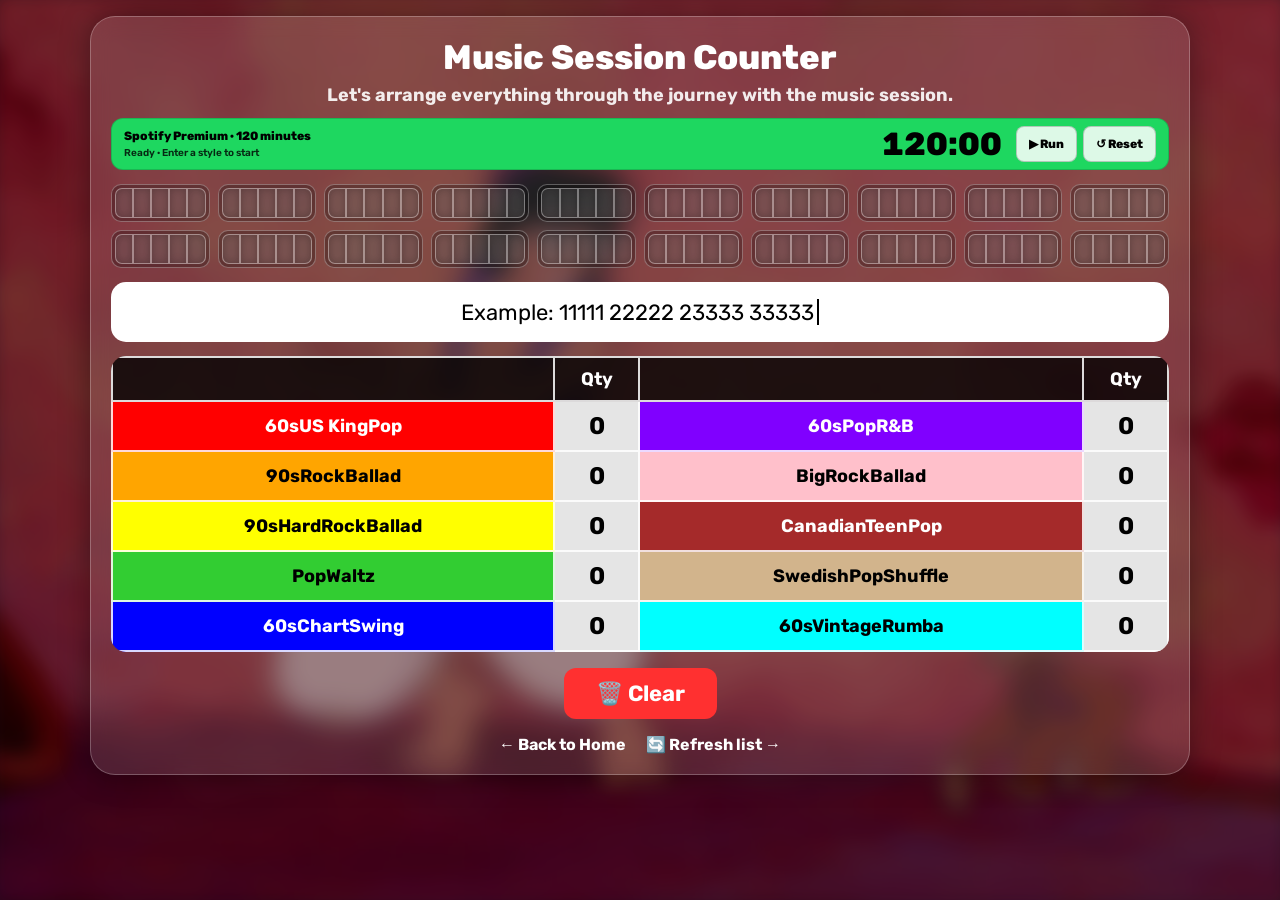
<file: counter.html>
<!DOCTYPE html>
<html lang="en">

<head>
  <meta charset="UTF-8">

  <meta
    name="viewport"
    content="width=device-width, initial-scale=1.0"
  >

  <title>Music Session Counter</title>

  <!-- ORIGINAL SHARED STYLESHEET: DO NOT MODIFY -->
  <link rel="stylesheet" href="style.css">

  <style>
    /* ==================================================
       MUSIC SESSION COUNTER

       ORIGINAL APPEARANCE RESTORED

       - Original transparent glass box
       - Original shared background
       - Original colored Main Style table
       - Original 100-square appearance
       - Solid white input and black text
       - Solid light-gray Qty and black text

       ADDED FEATURES:
       - Compact Spotify countdown timer
       - Blinking input cursor
       - Responsive timer controls

       All counter logic remains in counter.js.
       ================================================== */


    /* ==================================================
       BASIC PAGE SETUP
       ================================================== */

    * {
      box-sizing: border-box;
    }

    html,
    body,
    button,
    input,
    select,
    textarea,
    table {
      font-family: Rubik, Arial, sans-serif;
    }

    body {
      margin: 0;

      min-height: 100vh;

      display: flex;
      justify-content: center;
      align-items: flex-start;

      padding: 16px 0;

      color: white;

      /*
       IMPORTANT:

       Do not set a new background here.

       The existing style.css already provides
       the Music Session background image,
       blur and overlay.
      */
    }


    /* ==================================================
       ORIGINAL MAIN GLASS CARD

       This is the original .box styling.
       Not an opaque replacement.
       ================================================== */

    .box {
      width: 1100px;
      max-width: 96%;

      padding: 20px;

      border-radius: 25px;

      background:
        rgba(
          255,
          255,
          255,
          0.12
        );

      border:
        1px solid
        rgba(
          255,
          255,
          255,
          0.25
        );

      backdrop-filter: blur(10px);
      -webkit-backdrop-filter: blur(10px);

      text-align: center;

      box-shadow:
        0 0 30px
        rgba(
          0,
          0,
          0,
          0.4
        );
    }


    /* ==================================================
       TITLE
       ================================================== */

    h1 {
      margin: 0 0 6px;

      font-size: 34px;

      color: white;

      font-weight: 800;
    }

    .subtitle {
      margin-bottom: 12px;

      opacity: 0.9;

      font-size: 18px;
      font-weight: bold;

      color: white;
    }


    /* ==================================================
       NEW FEATURE: COMPACT COUNTDOWN TIMER

       Free:
         90:00
         #b3b3b3

       Premium:
         120:00
         #1ed760

       Premium + Platinum:
         150:00
         #f3ff46

       Background color is set by counter.js.
       ================================================== */

    .session-timer {
      display: flex;

      align-items: center;
      justify-content: space-between;

      gap: 12px;

      min-height: 50px;

      margin-bottom: 14px;

      padding: 7px 12px;

      border-radius: 12px;

      background: #b3b3b3;
      color: #000000;

      border:
        1px solid
        rgba(0, 0, 0, 0.15);
    }

    .session-timer * {
      color: #000000;
    }

    .session-timer-info {
      display: flex;

      flex-direction: column;

      align-items: flex-start;

      gap: 3px;

      min-width: 0;

      text-align: left;
    }

    .session-timer-label {
      font-size: 12px;

      font-weight: 800;

      line-height: 1.2;
    }

    .session-timer-status {
      font-size: 10px;

      font-weight: 600;

      opacity: 0.8;

      line-height: 1.2;
    }

    .session-timer-right {
      display: flex;

      align-items: center;

      justify-content: flex-end;

      gap: 14px;

      flex-shrink: 0;
    }

    .session-timer-clock {
      font-size: 32px;

      font-weight: 800;

      font-variant-numeric: tabular-nums;

      line-height: 1;

      white-space: nowrap;
    }

    .session-timer-actions {
      display: flex;

      align-items: center;

      gap: 6px;
    }

    .session-timer-actions button {
      min-height: 36px;

      padding: 8px 12px;

      border:
        1px solid
        rgba(0, 0, 0, 0.20);

      border-radius: 8px;

      background:
        rgba(255, 255, 255, 0.85);

      color: #000000;

      font-family: inherit;

      font-size: 12px;

      font-weight: 800;

      white-space: nowrap;

      cursor: pointer;
    }

    .session-timer-actions button:hover {
      background: #ffffff;
    }

    .session-timer-actions button:focus-visible {
      outline: 2px solid #000000;

      outline-offset: 2px;
    }


    /* ==================================================
       ORIGINAL 100-SQUARE GRID
       ================================================== */

    .square-grid {
      display: grid;

      grid-template-columns:
        repeat(10, minmax(0, 1fr));

      gap: 8px;

      margin-bottom: 14px;

      cursor: text;
    }

    .square-group {
      display: grid;

      grid-template-columns:
        repeat(5, minmax(0, 1fr));

      gap: 0;

      padding: 3px;

      min-width: 0;

      border-radius: 10px;

      background:
        rgba(
          0,
          0,
          0,
          0.25
        );

      border:
        1px solid
        rgba(
          255,
          255,
          255,
          0.3
        );
    }

    .square {
      height: 30px;

      min-width: 0;

      background:
        rgba(
          255,
          255,
          255,
          0.14
        );

      border:
        1px solid
        rgba(
          255,
          255,
          255,
          0.35
        );

      box-shadow:
        inset 0 0 8px
        rgba(
          0,
          0,
          0,
          0.25
        );
    }

    .square:first-child {
      border-radius: 7px 0 0 7px;
    }

    .square:last-child {
      border-radius: 0 7px 7px 0;
    }


    /* ==================================================
       ORIGINAL HIDDEN INPUT
       ================================================== */

    .hidden-input {
      position: absolute;

      width: 1px;
      height: 1px;

      opacity: 0;

      pointer-events: none;
    }


    /* ==================================================
       ORIGINAL INPUT DISPLAY

       OPAQUE WHITE
       BLACK TEXT

       Outer .box remains transparent.
       ================================================== */

    .input-helper {
      position: relative;

      min-height: 60px;

      margin-bottom: 14px;

      padding: 14px;

      display: flex;

      align-items: center;
      justify-content: center;

      border-radius: 15px;

      background: #ffffff;

      color: #000000;

      font-size: 22px;

      cursor: text;

      user-select: none;
      -webkit-user-select: none;

      word-break: break-word;

      white-space: pre-wrap;
    }


    /* ==================================================
       BLINKING INPUT CURSOR

       Controlled by counter.js using
       the "is-focused" class.
       ================================================== */

    .input-helper.is-focused::after {
      content: "";

      width: 2px;
      height: 26px;

      margin-left: 3px;

      display: inline-block;

      flex-shrink: 0;

      background: #000000;

      animation:
        blinkCursor
        0.8s
        steps(1)
        infinite;
    }

    @keyframes blinkCursor {
      0%,
      49% {
        opacity: 1;
      }

      50%,
      100% {
        opacity: 0;
      }
    }


    /* ==================================================
       ORIGINAL MAIN STYLE TABLE
       ================================================== */

    .style-table {
      width: 100%;

      table-layout: fixed;

      border-collapse: separate;
      border-spacing: 0;

      overflow: hidden;

      border-radius: 15px;
    }

    .style-table th,
    .style-table td {
      padding: 10px;

      border-right:
        2px solid
        rgba(
          255,
          255,
          255,
          0.85
        );

      border-bottom:
        2px solid
        rgba(
          255,
          255,
          255,
          0.85
        );

      font-size: 18px;
      font-weight: bold;

      text-align: center;
      vertical-align: middle;
    }

    .style-table th:first-child,
    .style-table td:first-child {
      border-left:
        2px solid
        rgba(
          255,
          255,
          255,
          0.85
        );
    }

    .style-table tr:first-child th {
      border-top:
        2px solid
        rgba(
          255,
          255,
          255,
          0.85
        );
    }


    /* ==================================================
       ORIGINAL TABLE COLUMN WIDTHS

       42% STYLE
        8% QTY
       42% STYLE
        8% QTY
       ================================================== */

    .style-table th:nth-child(1),
    .style-table td:nth-child(1),
    .style-table th:nth-child(3),
    .style-table td:nth-child(3) {
      width: 42%;
    }

    .style-table th:nth-child(2),
    .style-table td:nth-child(2),
    .style-table th:nth-child(4),
    .style-table td:nth-child(4) {
      width: 8%;
    }


    /* ==================================================
       ORIGINAL TABLE HEADER
       ================================================== */

    .style-table th {
      background:
        rgba(
          0,
          0,
          0,
          0.78
        );

      color: white;
    }


    /* ==================================================
       QUANTITY CELLS

       OPAQUE LIGHT BACKGROUND
       BLACK NUMBERS
       ================================================== */

    .style-table .qty {
      background: #e5e5e5;

      color: #000000;

      font-size: 24px;

      font-weight: bold;
    }


    /* ==================================================
       ORIGINAL MAIN STYLE COLORS

       The 10 original colors are preserved.
       ================================================== */

    .red {
      background: red;

      color: white;
    }

    .orange {
      background: orange;

      color: black;
    }

    .yellow {
      background: yellow;

      color: black;
    }

    .green {
      background: limegreen;

      color: black;
    }

    .blue {
      background: blue;

      color: white;
    }

    .violet {
      background: #8000ff;

      color: white;
    }

    .pink {
      background: pink;

      color: black;
    }

    .brown {
      background: brown;

      color: white;
    }

    .tan {
      background: tan;

      color: black;
    }

    .cyan {
      background: cyan;

      color: black;
    }


    /* ==================================================
       ORIGINAL CLEAR BUTTON
       ================================================== */

    .buttons {
      margin-top: 16px;
    }

    .buttons button {
      padding: 12px 32px;

      border: none;

      border-radius: 12px;

      background: #ff3030;

      color: white;

      font-size: 22px;

      font-weight: bold;

      cursor: pointer;
    }

    .buttons button:hover {
      background: #cc0000;
    }


    /* ==================================================
       ORIGINAL BACK HOME
       ================================================== */

    .footer-links {
      display: flex;

      justify-content: center;

      flex-wrap: wrap;

      gap: 20px;

      margin-top: 16px;
    }

    .back-home {
      display: inline-block;

      color: white;

      text-decoration: none;

      font-weight: bold;
    }

    .back-home:hover {
      text-decoration: underline;
    }


    /* ==================================================
       RESPONSIVE LAYOUT
       ================================================== */

    @media (max-width: 800px) {
      .box {
        padding: 14px;
      }

      h1 {
        font-size: 26px;
      }

      .subtitle {
        font-size: 14px;
      }

      .square-grid {
        gap: 4px;
      }

      .square {
        height: 22px;
      }

      .input-helper {
        font-size: 17px;
      }

      .input-helper.is-focused::after {
        height: 22px;
      }

      .style-table th,
      .style-table td {
        padding: 7px;

        font-size: 13px;
      }

      .style-table .qty {
        font-size: 18px;
      }

      .session-timer {
        padding: 7px 9px;
      }

      .session-timer-clock {
        font-size: 27px;
      }

      .session-timer-right {
        gap: 8px;
      }
    }

    @media (max-width: 520px) {
      .session-timer {
        flex-wrap: wrap;
      }

      .session-timer-info {
        flex-basis: 100%;
      }

      .session-timer-right {
        width: 100%;

        justify-content: space-between;
      }

      .session-timer-actions button {
        padding: 7px 9px;
      }

      .style-table th,
      .style-table td {
        padding: 6px 2px;

        font-size: 11px;

        overflow-wrap: anywhere;
      }

      .style-table .qty {
        font-size: 16px;
      }
    }
  </style>

  <!-- ORIGINAL RUBIK FONT -->
  <link rel="stylesheet" href="rubik-font.css">

</head>


<body>

  <!-- ==================================================
       ORIGINAL MAIN GLASS CARD
       ================================================== -->

  <div class="box">

    <h1>
      Music Session Counter
    </h1>

    <div class="subtitle">
      Let's arrange everything through the journey with the music session.
    </div>


    <!-- ==================================================
         NEW: COMPACT COUNTDOWN TIMER
         ================================================== -->

    <section
      id="sessionTimer"
      class="session-timer"
      aria-label="Music session countdown timer"
    >

      <div class="session-timer-info">

        <span
          id="sessionTimerPlan"
          class="session-timer-label"
        >
          Spotify Free
        </span>

        <span
          id="sessionTimerStatus"
          class="session-timer-status"
          aria-live="polite"
        >
          Ready · Enter a style to start
        </span>

      </div>


      <div class="session-timer-right">

        <div
          id="sessionTimerClock"
          class="session-timer-clock"
          role="timer"
        >
          90:00
        </div>

        <div class="session-timer-actions">

          <button
            type="button"
            id="sessionTimerToggle"
          >
            ▶ Run
          </button>

          <button
            type="button"
            id="sessionTimerReset"
          >
            ↺ Reset
          </button>

        </div>

      </div>

    </section>


    <!-- ==================================================
         ORIGINAL 100-SQUARE COUNTER DISPLAY
         ================================================== -->

    <div
      id="squareGrid"
      class="square-grid"
      onclick="focusInput()"
    ></div>


    <!-- ==================================================
         ORIGINAL MAIN STYLE DIGIT INPUT
         ================================================== -->

    <div
      id="inputDisplay"
      class="input-helper"
      onclick="focusInput()"
    >
      Example: 11111 22222 23333 33333
    </div>

    <input
      id="inputData"
      class="hidden-input"
      type="text"
      inputmode="numeric"
      autocomplete="off"
      maxlength="100"
      autofocus
      oninput="updateCounter()"
      aria-label="Music style digits"
    >


    <!-- ==================================================
         MAIN STYLE LIST - CHANGE THIS SECTION ONLY & LOOK FOR THIS SECTION FOR EVERY SPOTIFY REFRESH!

         IMPORTANT:
         Keep count0-count9 IDs unchanged.

         JavaScript uses these IDs for counting.
         ================================================== -->

<table class="style-table">
  <tr><th></th><th>Qty</th><th></th><th>Qty</th></tr>
  <tr><td class="red">60sUS KingPop</td><td class="qty" id="count1">0</td><td class="violet">60sPopR&B</td><td class="qty" id="count6">0</td></tr>
  <tr><td class="orange">90sRockBallad</td><td class="qty" id="count2">0</td><td class="pink">BigRockBallad</td><td class="qty" id="count7">0</td></tr>
  <tr><td class="yellow">90sHardRockBallad</td><td class="qty" id="count3">0</td><td class="brown">CanadianTeenPop</td><td class="qty" id="count8">0</td></tr>
  <tr><td class="green">PopWaltz</td><td class="qty" id="count4">0</td><td class="tan">SwedishPopShuffle</td><td class="qty" id="count9">0</td></tr>
  <tr><td class="blue">60sChartSwing</td><td class="qty" id="count5">0</td><td class="cyan">60sVintageRumba</td><td class="qty" id="count0">0</td></tr>
</table>

<!-- ORIGINAL CLEAR BUTTON -->
<div class="buttons"><button type="button" onclick="resetCounter()">🗑️ Clear</button></div>

<!-- ORIGINAL NAVIGATION -->
<div class="footer-links">
  <a href="index.html" class="back-home">← Back to Home</a>
  <a href="refresh-list.html" class="back-home">🔄 Refresh list →</a>
</div>
</div>


  <!-- ==================================================
       SPOTIFY CONFIGURATION

       Keep existing Free/Premium/Platinum logic.
       ================================================== -->

  <script src="spotify-plan.js"></script>


  <!-- ==================================================
       EXISTING COUNTER ENGINE

       Includes:
       - Counter input and quantities
       - Local storage
       - 100-square coloring
       - Countdown timer
       - Blinking cursor
       - Ctrl+A protection
       - Main Style synchronization

       Do not replace with dashboard script.js.
       ================================================== -->

  <script src="counter.js"></script>

</body>
</html>
</file>
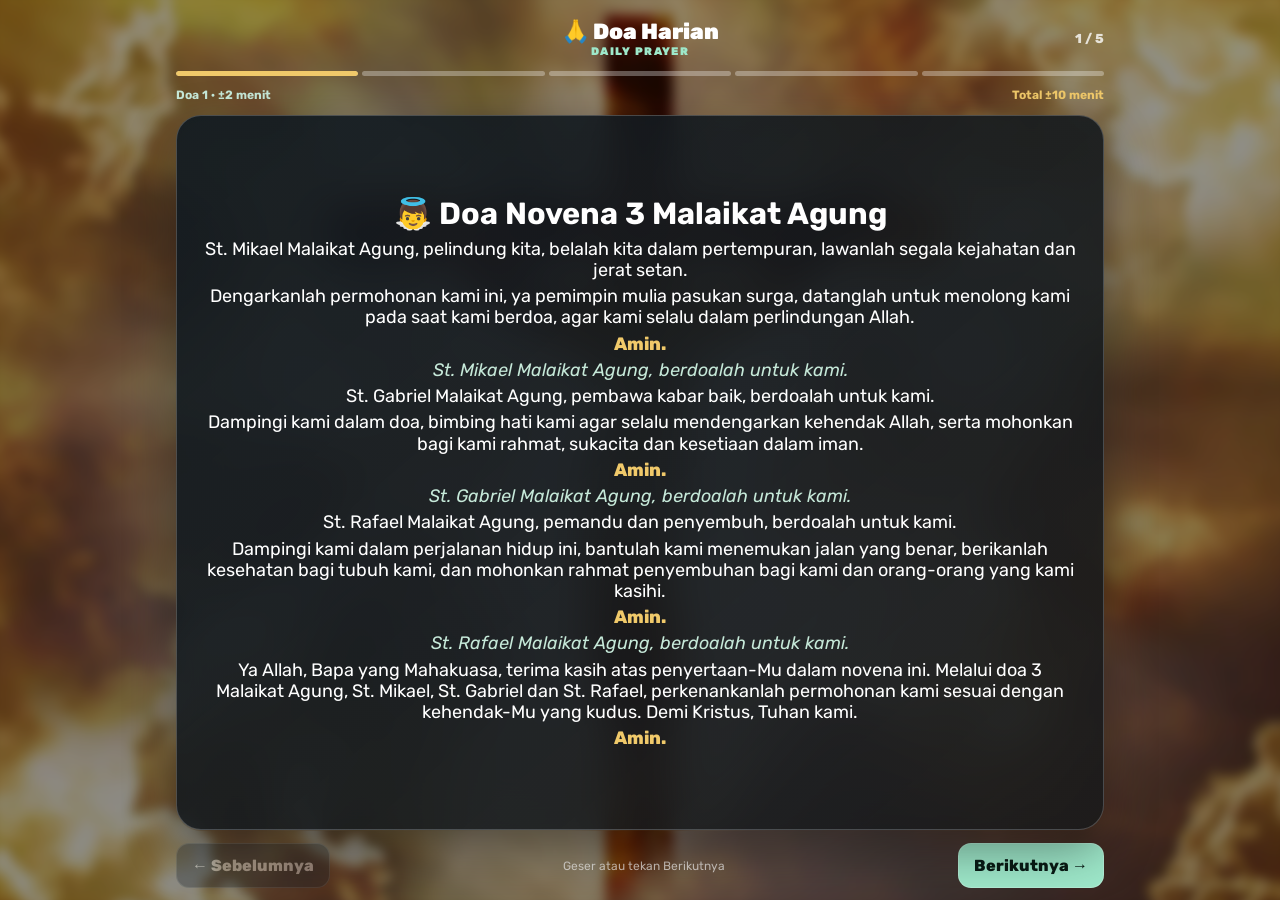
<file: daily-prayer.html>
<!DOCTYPE html>
<html lang="id">
<head>
  <meta charset="UTF-8">
  <meta name="viewport"
        content="width=device-width, initial-scale=1, viewport-fit=cover">
  <meta name="theme-color" content="#10141a">

  <title>Doa Harian | Music Session Hub</title>

  <link rel="stylesheet" href="style.css">
  <link rel="stylesheet" href="daily-prayer.css">
  <link rel="stylesheet" href="rubik-font.css">
</head>

<body class="daily-prayer-page">
<main class="prayer-deck">

  <!-- HEADER: NO BACK BUTTON -->
  <header class="prayer-deck-header">
    <div class="prayer-deck-brand">
      🙏 Doa Harian
      <small>Daily Prayer</small>
    </div>

    <span id="prayer-count" aria-live="polite"></span>
  </header>

  <!-- FIVE-PAGE PROGRESS -->
  <nav id="prayer-progress"
       class="prayer-progress"
       aria-label="Navigasi halaman doa"></nav>

  <!-- ESTIMATED DURATION -->
  <div class="prayer-time-info">
    <span id="prayer-duration">Doa 1 · ±2 menit</span>
    <span id="prayer-total">Total ±10 menit</span>
  </div>

  <!-- PRAYER CONTENT -->
  <section class="prayer-stage" aria-label="Isi doa">

    <!-- =====================================
         PAGE 1 - NOVENA 3 MALAIKAT AGUNG
         ===================================== -->
    <article class="prayer-slide"
             data-slide="0"
             data-minutes="2"
             aria-label="Doa pertama">

      <div class="prayer-slide-content">
        <h1>👼 Doa Novena 3 Malaikat Agung</h1>

        <div class="prayer-words">
          <p>
            St. Mikael Malaikat Agung,
            pelindung kita, belalah kita
            dalam pertempuran, lawanlah
            segala kejahatan dan jerat setan.
          </p>

          <p>
            Dengarkanlah permohonan kami ini,
            ya pemimpin mulia pasukan surga,
            datanglah untuk menolong kami
            pada saat kami berdoa,
            agar kami selalu dalam
            perlindungan Allah.
          </p>

          <p class="amen">Amin.</p>

          <p class="invocation">
            St. Mikael Malaikat Agung,
            berdoalah untuk kami.
          </p>

          <p>
            St. Gabriel Malaikat Agung,
            pembawa kabar baik,
            berdoalah untuk kami.
          </p>

          <p>
            Dampingi kami dalam doa,
            bimbing hati kami agar selalu
            mendengarkan kehendak Allah,
            serta mohonkan bagi kami rahmat,
            sukacita dan kesetiaan dalam iman.
          </p>

          <p class="amen">Amin.</p>

          <p class="invocation">
            St. Gabriel Malaikat Agung,
            berdoalah untuk kami.
          </p>

          <p>
            St. Rafael Malaikat Agung,
            pemandu dan penyembuh,
            berdoalah untuk kami.
          </p>

          <p>
            Dampingi kami dalam perjalanan
            hidup ini, bantulah kami menemukan
            jalan yang benar, berikanlah
            kesehatan bagi tubuh kami,
            dan mohonkan rahmat penyembuhan
            bagi kami dan orang-orang
            yang kami kasihi.
          </p>

          <p class="amen">Amin.</p>

          <p class="invocation">
            St. Rafael Malaikat Agung,
            berdoalah untuk kami.
          </p>

          <p>
            Ya Allah, Bapa yang Mahakuasa,
            terima kasih atas penyertaan-Mu
            dalam novena ini. Melalui doa
            3 Malaikat Agung, St. Mikael,
            St. Gabriel dan St. Rafael,
            perkenankanlah permohonan kami
            sesuai dengan kehendak-Mu
            yang kudus. Demi Kristus,
            Tuhan kami.
          </p>

          <p class="amen">Amin.</p>
        </div>
      </div>
    </article>

    <!-- =====================================
         PAGE 2 - HOLY SPIRIT
         ===================================== -->
    <article class="prayer-slide"
             data-slide="1"
             data-minutes="2"
             aria-label="Doa kedua"
             hidden>

      <div class="prayer-slide-content">
        <h1>🕊️ Doa Mohon Karunia Roh Kudus</h1>

        <div class="prayer-words">
          <p>
            O Tuhan Yesus Kristus,
            sebelum naik ke Surga Engkau
            berjanji mengirimkan Roh Kudus
            untuk menyelesaikan pekerjaan-Mu
            di bumi.
          </p>

          <p>
            Berikanlah Roh Kudus yang sama
            agar jiwaku dikuduskan dan
            bertumbuh dalam karya-karya
            anugerah dan kasih-Mu.
          </p>

          <p>
            <strong>Berilah aku Roh Kebijaksanaan,</strong>
            supaya aku membenci hal-hal
            yang sia-sia dari dunia ini
            dan hanya menginginkan
            hal-hal yang abadi;
          </p>

          <p>
            <strong>Berilah aku Roh Pengertian,</strong>
            untuk mencerahkan pikiranku
            dengan cahaya kebenaran Ilahi-Mu;
          </p>

          <p>
            <strong>Berilah aku Roh Nasehat,</strong>
            agar aku dapat selalu memilih
            cara yang paling pasti untuk
            menyenangkan Engkau dan
            mendapatkan Surga;
          </p>

          <p>
            <strong>Berilah aku Roh Keperkasaan,</strong>
            agar aku dapat memikul salibku
            bersama-Mu dan memiliki
            keberanian untuk menghadapi
            semua rintangan yang
            menghalangi keselamatanku;
          </p>

          <p>
            <strong>Berilah aku Roh Pengenalan,</strong>
            agar aku dapat mengenal Allah
            dan mengenal diriku sendiri
            dan bertumbuh dalam kekudusan;
          </p>

          <p>
            <strong>Berilah aku Roh Kesalehan,</strong>
            agar aku boleh menemukan bahwa
            pelayanan kepada Allah adalah
            menyenangkan, dan
          </p>

          <p>
            <strong>Berilah aku Roh Takut Akan Allah,</strong>
            supaya aku dipenuhi dengan rasa
            hormat penuh kasih terhadap Allah
            dan takut untuk tidak
            menyenangkan-Nya dengan
            cara apapun.
          </p>

          <p>
            Bantulah aku ya Tuhan,
            untuk menjadi salah satu dari
            murid-murid sejati-Mu dan
            hidupkanlah Roh-Mu dalam
            segala hal dalam diriku.
          </p>

          <p class="amen">Amin.</p>

          <p class="sign-cross">
            ✝️ Dalam nama Bapa dan Putera
            dan Roh Kudus. Amin.
          </p>
        </div>
      </div>
    </article>

    <!-- =====================================
         PAGE 3 - LIKE JESUS
         ===================================== -->
    <article class="prayer-slide"
             data-slide="2"
             data-minutes="2"
             aria-label="Doa ketiga"
             hidden>

      <div class="prayer-slide-content">
        <h1>✝️ Jadikanlah Seperti Engkau, Yesus</h1>

        <div class="prayer-words">
          <p>
            Hati Yesus yang Maha Kudus,
            aku mengarahkan diriku pada
            HatiMu Yang Maha Kudus.
            Kuasailah seluruh kepribadianku:
            Ubahlah Aku menjadi seperti Engkau.
          </p>

          <p>
            Jadikan tanganku tanganMu,
            kakiku kakiMu, hatiku hatiMu.
            Ijinkanlah aku melihat dengan
            mataMu, mendengar dengan telingaMu,
            berkata-kata dengan bibirMu,
            mengasihi dengan hatiMu,
            memahami dengan pikiranMu,
            melayani dengan kehendakMu,
            dan mengabdikan seluruh
            kepribadianku.
            Jadikan aku serupa dengan Engkau.
          </p>

          <p>
            Hati Yesus yang Maha Kudus,
            utuslah Roh KudusMu untuk
            mengajar aku agar aku mengasihiMu
            dan hidup melalui Engkau,
            dalam Engkau dan untuk Engkau.
          </p>

          <p>
            Datanglah Roh Kudus,
            jadikan tubuhku baitMu.
            Datanglah dan tinggallah dalam
            aku selamanya. Beri aku kasih
            terdalam kepada Hati Yesus
            Yang Maha Kudus untuk dapat
            melayani Dia dengan segenap
            hati, jiwa, pikiran dan kekuatanku.
          </p>

          <p>
            Kuasai seluruh kemampuan,
            tubuh dan jiwaku.
            Aturlah seluruh hasratku:
            perasaan dan emosi.
            Kuasai kepandaian, pengertian,
            dan kehendakku;
            ingatan dan khayalku.
          </p>

          <p>
            O Roh Kasih yang Kudus,
            berilah aku seluruh kebajikan;
            perkaya imanku, kuatkan harapanku,
            tingkatkan keyakinanku,
            dan kobarkan kasihku.
          </p>

          <p>
            Berikanlah aku ketujuh karunia,
            buah dan kebahagiaanMu sepenuhnya.
            Trinitas Yang Maha Kudus,
            jadikan jiwaku, baitMu yang kudus.
          </p>

          <p class="amen">Amin.</p>

          <p class="sign-cross">
            ✝️ Dalam nama Bapa dan Putera
            dan Roh Kudus. Amin.
          </p>
        </div>
      </div>
    </article>

    <!-- =====================================
         PAGE 4 - CHILDREN'S PRAYER
         ===================================== -->
    <article class="prayer-slide"
             data-slide="3"
             data-minutes="1"
             aria-label="Doa keempat"
             hidden>

      <div class="prayer-slide-content">
        <h1>🙏 Ya Tuhan, Jagalah Anak-Anakku</h1>

        <div class="prayer-words">
          <p>
            Tuhan yang baik,
            aku serahkan anak-anakku
            ke dalam tangan-Mu.
          </p>

          <p>
            Jaga mereka dalam setiap langkahnya,
            lindungi dari marabahaya,
            jauhkan dari hal-hal buruk,
            dan berkati dengan kesehatan,
            kebahagiaan, dan keberhasilan.
          </p>

          <p>
            Bukakan jalan terbaik untuk
            masa depan mereka,
            kuatkan iman dan hatinya,
            serta jadikan mereka anak-anak
            yang membanggakan dan
            berkenan di hadapan-Mu.
          </p>

          <p>
            Terima kasih Tuhan,
            karena Engkau selalu menyertai
            dan mengasihi mereka
            lebih dari yang aku bisa.
          </p>

          <p class="amen">Amin.</p>
        </div>
      </div>
    </article>

    <!-- =====================================
         PAGE 5 - INDULGENSI
         ===================================== -->
    <article class="prayer-slide prayer-slide--long"
             data-slide="4"
             data-minutes="3"
             aria-label="Doa kelima"
             hidden>

      <div class="prayer-slide-content">
        <h1>🕯️ Doa Indulgensi</h1>

        <div class="prayer-words">
          <p>
            Bapa yang maharahim, percaya akan
            kasih-Mu yang tiada terbatas,
            bersama seluruh Gereja-Mu,
            pada hari ini kami mohon dengan sangat,
            lepaskanlah jiwa-jiwa
            <span class="invocation">
              (sebut nama-nama yang didoakan)
            </span>
            dari segala hukuman atas dosa-dosa mereka.
          </p>

          <p>
            Perkenankan mereka semua memasuki
            hidup abadi yang terang dan bahagia
            di Surga mulia, dan perkenankan
            mereka memandang kemuliaan
            cahaya wajah-Mu.
          </p>

          <p>
            Semua ini kami mohon dengan
            pengantaraan Kristus Putra-Mu
            dan pengantara kami,
            kini dan sepanjang masa.
            <span class="amen">Amin.</span>
          </p>

          <h3>Aku Percaya (1×)</h3>

          <p>
            Aku percaya akan Allah,
            Bapa yang Mahakuasa,
            pencipta langit dan bumi.
            Dan akan Yesus Kristus,
            Putra-Nya yang tunggal, Tuhan kita,
            yang dikandung dari Roh Kudus,
            dilahirkan oleh Perawan Maria.
          </p>

          <p>
            Yang menderita sengsara dalam
            pemerintahan Pontius Pilatus,
            disalibkan, wafat, dan dimakamkan.
            Yang turun ke tempat penantian,
            pada hari ketiga bangkit
            dari antara orang mati.
          </p>

          <p>
            Yang naik ke surga,
            duduk di sebelah kanan Allah,
            Bapa yang Mahakuasa.
            Dari situ Ia akan datang
            mengadili orang hidup dan mati.
          </p>

          <p>
            Aku percaya akan Roh Kudus,
            Gereja Katolik yang kudus,
            persekutuan para kudus,
            pengampunan dosa,
            kebangkitan badan,
            kehidupan kekal.
            <span class="amen">Amin.</span>
          </p>

          <h3>Bapa Kami (1×)</h3>

          <p>
            Bapa kami yang ada di surga,
            dimuliakanlah nama-Mu.
            Datanglah Kerajaan-Mu.
            Jadilah kehendak-Mu
            di atas bumi seperti di dalam surga.
          </p>

          <p>
            Berilah kami rezeki pada hari ini,
            dan ampunilah kesalahan kami,
            seperti kami pun mengampuni
            yang bersalah kepada kami.
          </p>

          <p>
            Dan janganlah masukkan kami
            ke dalam pencobaan,
            tetapi bebaskanlah kami
            dari yang jahat.
            <span class="amen">Amin.</span>
          </p>
        </div>
      </div>
    </article>

  </section>

  <!-- NAVIGATION -->
  <footer class="prayer-deck-footer">
    <button id="prayer-prev" type="button">
      ← Sebelumnya
    </button>

    <span id="prayer-hint">
      Geser atau tekan Berikutnya
    </span>

    <button id="prayer-next" type="button">
      Berikutnya →
    </button>
  </footer>

</main>

<script src="daily-prayer.js"></script>
</body>
</html>
</file>
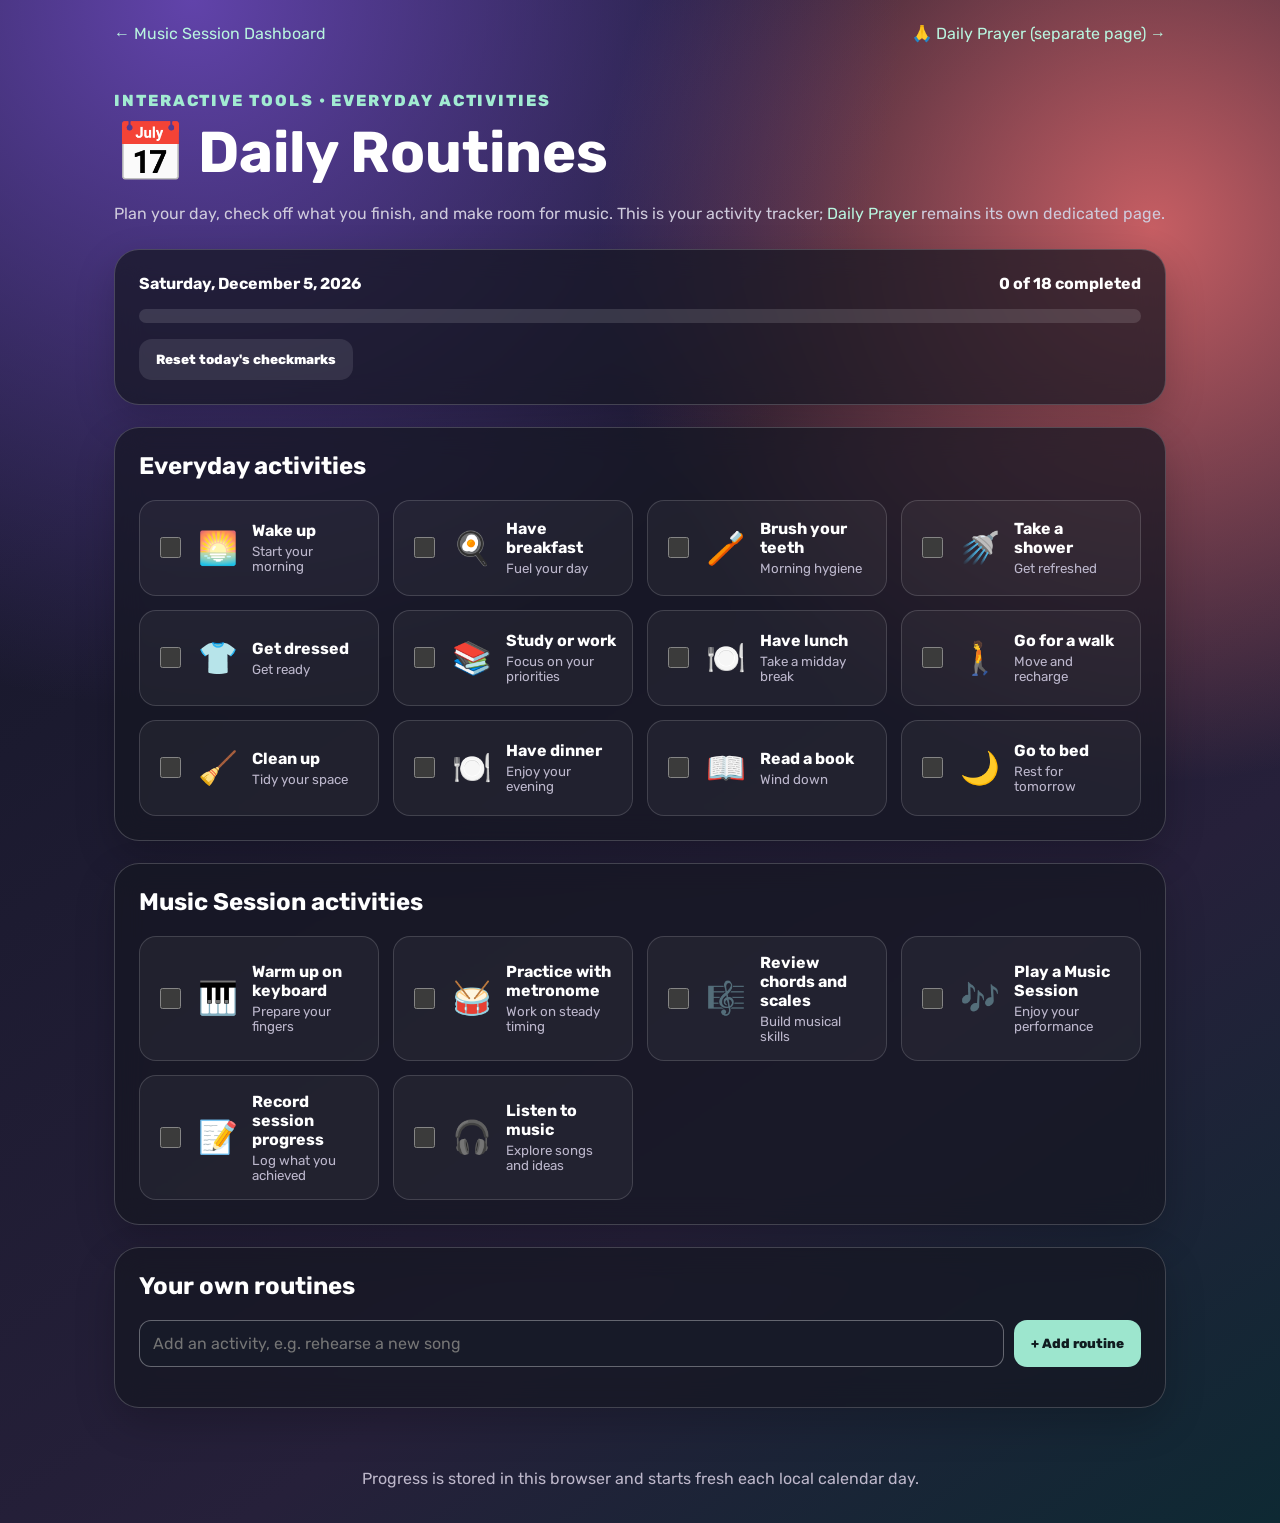
<file: daily-routines.html>
<!DOCTYPE html><html lang="en"><head><meta charset="UTF-8"><meta name="viewport" content="width=device-width,initial-scale=1"><meta name="theme-color" content="#161329"><title>Daily Routines | Music Session Hub</title><style>
:root{color-scheme:dark;font-family:system-ui,'Segoe UI',sans-serif}*{box-sizing:border-box}body{margin:0;min-height:100vh;color:#fff;background:radial-gradient(circle at 15% 0%,#6143aa 0,transparent 38%),radial-gradient(circle at 90% 15%,#c65e63 0,transparent 32%),linear-gradient(145deg,#121526,#26203a 70%,#0e2933)}header,main{max-width:1100px;margin:auto;padding:24px}header{display:flex;align-items:center;justify-content:space-between;gap:16px}a{color:#b8f5df;text-decoration:none}h1{font-size:clamp(2rem,5vw,3.6rem);margin:8px 0}p{color:#cfcbdc;line-height:1.55}.eyebrow{font-weight:800;color:#a2ebd2;letter-spacing:.12em;text-transform:uppercase}.panel{border:1px solid #ffffff30;border-radius:25px;background:#151722b8;backdrop-filter:blur(14px);padding:24px;margin:22px 0;box-shadow:0 15px 40px #0003}.summary{display:flex;align-items:center;justify-content:space-between;gap:12px;flex-wrap:wrap}.progress{height:14px;background:#ffffff20;border-radius:30px;overflow:hidden;margin:16px 0}.progress>div{height:100%;background:linear-gradient(90deg,#6edcb5,#8fdff5);width:0;transition:width .25s}.grid{display:grid;grid-template-columns:repeat(auto-fit,minmax(210px,1fr));gap:14px}.routine{display:flex;gap:14px;align-items:center;border:1px solid #ffffff26;background:#ffffff0b;border-radius:17px;padding:16px;cursor:pointer;min-height:96px}.routine:has(input:checked){border-color:#8de7c8;background:#4baf8c22}.routine input{width:21px;height:21px;accent-color:#8de7c8;flex-shrink:0}.emoji{font-size:2rem}.routine strong{display:block}.routine small{color:#bcb7cc;display:block;margin-top:4px}.routine:has(input:checked) strong{text-decoration:line-through;opacity:.7}h2{margin-top:0}button{background:#9de6ce;color:#101c20;border:0;border-radius:13px;padding:13px 17px;font-weight:800;cursor:pointer}button.secondary{background:#ffffff1a;color:white}input[type=text]{flex:1;min-width:180px;border:1px solid #ffffff55;background:#171a28;color:white;padding:13px;border-radius:12px;font:inherit}.add{display:flex;gap:10px;flex-wrap:wrap}footer{text-align:center;padding:15px 20px 35px;color:#bdb7ca}button:focus-visible,a:focus-visible,input:focus-visible{outline:3px solid #9de6ce;outline-offset:3px}
</style><link rel="stylesheet" href="rubik-font.css">
</head><body><header><a href="index.html">← Music Session Dashboard</a><a href="daily-prayer.html">🙏 Daily Prayer (separate page) →</a></header><main><div class="eyebrow">Interactive Tools • Everyday Activities</div><h1>📅 Daily Routines</h1><p>Plan your day, check off what you finish, and make room for music. This is your activity tracker; <a href="daily-prayer.html">Daily Prayer</a> remains its own dedicated page.</p><section class="panel"><div class="summary"><strong id="date"></strong><strong id="count" aria-live="polite">0 of 0 completed</strong></div><div class="progress" role="progressbar" aria-label="Daily routine completion" aria-valuemin="0" aria-valuemax="100" aria-valuenow="0" id="progress"><div id="fill"></div></div><button class="secondary" id="reset">Reset today's checkmarks</button></section><section class="panel"><h2>Everyday activities</h2><div class="grid" id="everyday"></div></section><section class="panel"><h2>Music Session activities</h2><div class="grid" id="music"></div></section><section class="panel"><h2>Your own routines</h2><form class="add" id="add"><input id="new" type="text" maxlength="65" placeholder="Add an activity, e.g. rehearse a new song" aria-label="New routine" required><button type="submit">+ Add routine</button></form><div class="grid" id="custom" style="margin-top:16px"></div></section></main><footer>Progress is stored in this browser and starts fresh each local calendar day.</footer><script>
const everyday=[['🌅','Wake up','Start your morning'],['🍳','Have breakfast','Fuel your day'],['🪥','Brush your teeth','Morning hygiene'],['🚿','Take a shower','Get refreshed'],['👕','Get dressed','Get ready'],['📚','Study or work','Focus on your priorities'],['🍽️','Have lunch','Take a midday break'],['🚶','Go for a walk','Move and recharge'],['🧹','Clean up','Tidy your space'],['🍽️','Have dinner','Enjoy your evening'],['📖','Read a book','Wind down'],['🌙','Go to bed','Rest for tomorrow']];
const music=[['🎹','Warm up on keyboard','Prepare your fingers'],['🥁','Practice with metronome','Work on steady timing'],['🎼','Review chords and scales','Build musical skills'],['🎶','Play a Music Session','Enjoy your performance'],['📝','Record session progress','Log what you achieved'],['🎧','Listen to music','Explore songs and ideas']];
const key='msh-routines-v1',day=new Date().toLocaleDateString('en-CA');let data;try{data=JSON.parse(localStorage.getItem(key))||{}}catch{data={}}if(data.day!==day)data={day,checked:{},custom:data.custom||[]};const save=()=>localStorage.setItem(key,JSON.stringify(data));
function draw(){let all=[...everyday.map((x,i)=>['e'+i,...x]),...music.map((x,i)=>['m'+i,...x]),...data.custom.map((x,i)=>['c'+i,'✨',x,'Your activity'])];for(const [id,items] of [['everyday',all.slice(0,everyday.length)],['music',all.slice(everyday.length,everyday.length+music.length)],['custom',all.slice(everyday.length+music.length)]]){const target=document.getElementById(id);target.replaceChildren();for(const [key,emoji,name,detail] of items){const label=document.createElement('label');label.className='routine';const check=document.createElement('input');check.type='checkbox';check.checked=!!data.checked[key];check.addEventListener('change',()=>{data.checked[key]=check.checked;save();draw()});const em=document.createElement('span');em.className='emoji';em.textContent=emoji;const wrap=document.createElement('span');const strong=document.createElement('strong');strong.textContent=name;const small=document.createElement('small');small.textContent=detail;wrap.append(strong,small);label.append(check,em,wrap);target.append(label)}}const completed=all.filter(x=>data.checked[x[0]]).length,percent=all.length?Math.round(100*completed/all.length):0;document.getElementById('count').textContent=`${completed} of ${all.length} completed`;document.getElementById('fill').style.width=percent+'%';document.getElementById('progress').setAttribute('aria-valuenow',percent)}
document.getElementById('date').textContent=new Date().toLocaleDateString(undefined,{weekday:'long',year:'numeric',month:'long',day:'numeric'});document.getElementById('reset').addEventListener('click',()=>{data.checked={};save();draw()});document.getElementById('add').addEventListener('submit',e=>{e.preventDefault();const input=document.getElementById('new'),v=input.value.trim();if(!v)return;data.custom.push(v);input.value='';save();draw()});save();draw();
</script></body></html>
</file>
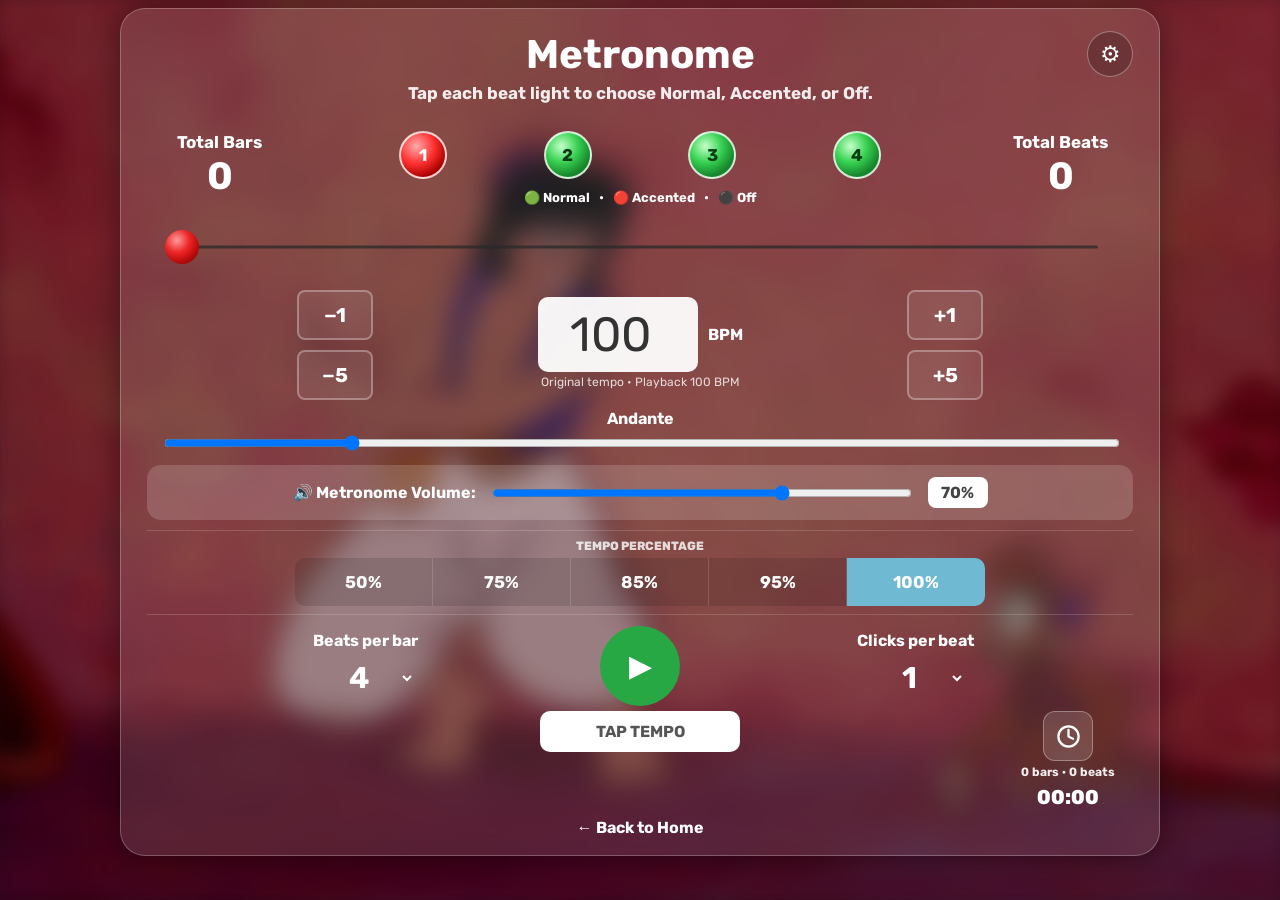
<file: metronome.html>
<!DOCTYPE html>
<html lang="en">
<head>
  <link rel="stylesheet" href="style.css">
  <link rel="preconnect" href="https://fonts.googleapis.com">
  <link rel="preconnect" href="https://fonts.gstatic.com" crossorigin>
  <link href="https://fonts.googleapis.com/css2?family=Rubik:wght@400;500;600;700;800&display=swap" rel="stylesheet">
  <meta charset="UTF-8">
  <meta name="viewport" content="width=device-width, initial-scale=1.0">
  <title>Metronome</title>
  <style>
    * { box-sizing: border-box; }
    html, body, button, input, select, option, label { font-family: Rubik, Arial, sans-serif; }

    body {
      margin: 0;
      min-height: 100vh;
      display: flex;
      justify-content: center;
      align-items: flex-start;
      padding: 8px 0;
      color: white;
      overflow-x: hidden;
    }

    .box {
      width: 1040px;
      max-width: 96%;
      padding: 22px 26px 18px;
      border-radius: 25px;
      background: rgba(255,255,255,.12);
      border: 1px solid rgba(255,255,255,.25);
      backdrop-filter: blur(10px);
      -webkit-backdrop-filter: blur(10px);
      text-align: center;
      box-shadow: 0 0 30px rgba(0,0,0,.4);
      position: relative;
    }

    .top-row { position: relative; }
    h1 { margin: 0 0 5px; font-size: 40px; }
    .subtitle { margin-bottom: 13px; opacity: .9; font-size: 17px; font-weight: bold; }

    .settings-button {
      position: absolute;
      right: 0;
      top: 0;
      width: 46px;
      height: 46px;
      border-radius: 50%;
      border: 1px solid rgba(255,255,255,.35);
      background: rgba(0,0,0,.20);
      color: white;
      cursor: pointer;
      font-size: 23px;
    }

    .bar-beat-display {
      width: 100%;
      display: grid;
      grid-template-columns: 145px minmax(0,1fr) 145px;
      align-items: center;
      gap: 20px;
      margin: 8px 0 8px;
    }

    .side-counter {
      min-height: 94px;
      display: flex;
      flex-direction: column;
      align-items: center;
      justify-content: center;
    }
    .side-counter-title { margin-bottom: 5px; font-size: 17px; font-weight: bold; }
    .side-counter-value { font-size: 38px; font-weight: bold; line-height: 1; }

    .center-beats { min-width: 0; }
    .beat-lights {
      min-height: 68px;
      display: flex;
      align-items: center;
      justify-content: space-evenly;
      gap: 12px;
      padding: 3px;
    }
    .beat-light {
      width: 48px; height: 48px;
      flex: 0 0 auto;
      display: grid; place-items: center;
      border: 2px solid rgba(255,255,255,.8);
      border-radius: 50%;
      cursor: pointer;
      color: white;
      font-size: 17px;
      font-weight: bold;
      transition: transform .10s ease, background .15s ease, box-shadow .15s ease, opacity .15s ease;
    }
    .beat-light.normal {
      background: radial-gradient(circle at 35% 30%,#c5ffca,#39d353 38%,#16852b 72%);
      color: #073b10;
    }
    .beat-light.accent {
      background: radial-gradient(circle at 35% 30%,#ffaaaa,#ff3030 42%,#a80000 75%);
      color: white;
    }
    .beat-light.off {
      background: radial-gradient(circle at 35% 30%,#777,#454545 45%,#222 80%);
      color: rgba(255,255,255,.55);
      opacity: .65;
    }
    .beat-light.playing {
      transform: scale(1.25);
      box-shadow: 0 0 0 5px rgba(255,255,255,.25), 0 0 25px rgba(255,255,255,.9);
    }
    .beat-help { margin-top: 1px; font-size: 13px; font-weight: bold; }

    .beat-motion-area {
      position: relative;
      height: 58px;
      margin: 4px 10px 14px;
      transition: opacity .18s ease;
    }
    .beat-motion-area.animation-hidden { opacity: 0; }
    .beat-track {
      position: absolute;
      left: 25px; right: 25px; top: 50%;
      height: 3px;
      transform: translateY(-50%);
      background: rgba(40,40,40,.75);
      border-radius: 3px;
    }
    .beat-runner {
      position: absolute;
      top: 50%; left: 25px;
      width: 34px; height: 34px;
      border-radius: 50%;
      transform: translate(-50%,-50%);
      background: radial-gradient(circle at 35% 30%,#ff9b9b,#ed2727 38%,#bd0c0c 65%,#740000 100%);
    }

    .tempo-main {
      max-width: 720px;
      margin: 5px auto 9px;
      display: grid;
      grid-template-columns: 110px minmax(0,1fr) 110px;
      align-items: center;
      gap: 20px;
    }
    .tempo-side { display: grid; gap: 10px; }
    .step-button {
      width: 76px; height: 50px; margin: auto;
      border: 2px solid rgba(255,255,255,.30);
      border-radius: 8px;
      background: rgba(255,255,255,.08);
      color: white;
      cursor: pointer;
      font-size: 20px;
      font-weight: bold;
    }
    .tempo-center { display: flex; align-items: center; justify-content: center; gap: 10px; }
    .bpm-input {
      width: 160px;
      padding: 9px 12px;
      border: none;
      border-radius: 10px;
      background: rgba(255,255,255,.94);
      color: #333;
      text-align: center;
      font-size: 48px;
    }
    .playback-detail { min-height: 19px; font-size: 12px; opacity: .80; margin-top: 3px; }
    #tempoMarking { font-size: 16px; font-weight: bold; margin: 2px 0 5px; }

    .tempo-slider-section { margin: 5px 15px 10px; }
    .tempo-slider { width: 100%; }

    .volume-control {
      margin: 10px 0;
      padding: 12px 18px;
      display: flex;
      align-items: center;
      justify-content: center;
      gap: 14px;
      border-radius: 14px;
      background: rgba(255,255,255,.16);
      font-weight: bold;
    }
    .volume-control input[type=range] { width: min(420px,55%); }
    .volume-display {
      min-width: 60px;
      padding: 6px 9px;
      border-radius: 8px;
      background: white;
      color: #444;
    }

    .percentage-section {
      margin: 10px 0 8px;
      border-top: 1px solid rgba(255,255,255,.16);
      border-bottom: 1px solid rgba(255,255,255,.16);
      padding: 8px 0;
    }
    .percentage-title {
      font-size: 12px;
      font-weight: 800;
      opacity: .8;
      margin-bottom: 5px;
    }
    .percentage-row {
      display: grid;
      grid-template-columns: repeat(5,1fr);
      max-width: 690px;
      margin: auto;
    }
    .percentage-button {
      min-height: 48px;
      border: 0;
      border-right: 1px solid rgba(255,255,255,.14);
      background: rgba(0,0,0,.12);
      color: white;
      cursor: pointer;
      font-size: 17px;
      font-weight: 700;
    }
    .percentage-button:first-child { border-radius: 10px 0 0 10px; }
    .percentage-button:last-child { border-radius: 0 10px 10px 0; border-right: 0; }
    .percentage-button.active { background: #6fb9d2; color: #fff; }
    .percentage-button:disabled { cursor: not-allowed; opacity: .38; }
    .percentage-message { min-height: 15px; margin-top: 3px; font-size: 11px; opacity: .75; }

    .performance-row {
      display: grid;
      grid-template-columns: 1fr auto 1fr;
      align-items: center;
      gap: 32px;
      margin: 11px 15px 5px;
    }
    .quick-setting {
      display: flex;
      flex-direction: column;
      align-items: center;
      justify-content: center;
      gap: 4px;
    }
    .quick-setting label {
      font-size: 16px;
      font-weight: 700;
    }
    .quick-setting-select {
      width: 100px;
      min-height: 48px;
      border: none;
      background: transparent;
      color: white;
      text-align: center;
      font-size: 30px;
      font-weight: bold;
    }
    .quick-setting-select option { background: #333; color: white; }
    .start-button {
      width: 80px;
      height: 80px;
      border: none;
      border-radius: 50%;
      background: #28a745;
      color: white;
      cursor: pointer;
      font-size: 30px;
    }
    .start-button.stop-button { background: #ff3030; }

    .bottom-actions {
      display: flex;
      flex-direction: column;
      justify-content: center;
      align-items: center;
      gap: 9px;
      margin-top: 5px;
    }
    .tap-button {
      min-width: 200px;
      padding: 11px 24px;
      border: none;
      border-radius: 10px;
      background: white;
      color: #555;
      cursor: pointer;
      font-weight: bold;
    }
    .back-home {
      color: white;
      text-decoration: none;
      font-weight: bold;
    }

    /* SETTINGS DIALOG */
    .settings-overlay {
      position: fixed;
      inset: 0;
      z-index: 10000;
      display: none;
      align-items: center;
      justify-content: center;
      padding: 18px;
      background: rgba(0,0,0,.52);
      backdrop-filter: blur(5px);
    }
    .settings-overlay.open { display: flex; }
    .settings-dialog {
      width: min(620px,94vw);
      max-height: 88vh;
      overflow-y: auto;
      padding: 20px;
      border: 1px solid rgba(255,255,255,.28);
      border-radius: 20px;
      background: rgba(45,34,42,.96);
      box-shadow: 0 20px 70px rgba(0,0,0,.55);
      text-align: left;
    }
    .settings-header {
      display: flex; align-items: center; justify-content: space-between;
      gap: 20px; margin-bottom: 12px;
    }
    .settings-header h2 { margin: 0; }
    .close-settings {
      width: 38px; height: 38px; border-radius: 50%;
      border: 1px solid rgba(255,255,255,.25);
      background: rgba(255,255,255,.08); color: white;
      cursor: pointer; font-size: 22px;
    }
    .preference-row {
      min-height: 60px;
      display: flex;
      align-items: center;
      justify-content: space-between;
      gap: 16px;
      padding: 11px 12px;
      margin-top: 9px;
      border-radius: 12px;
      background: rgba(0,0,0,.18);
    }
    .preference-row.locked { opacity: .58; }
    .preference-label { display: block; font-size: 15px; font-weight: 800; }
    .preference-note { display: block; margin-top: 3px; color: rgba(255,255,255,.72); font-size: 12px; }
    .upgrade-message { display: none; margin-top: 5px; color: #ffd7a3; font-size: 12px; font-weight: 700; }
    .preference-row.locked .upgrade-message { display: block; }

    .threshold-control {
      display: flex; align-items: center; gap: 8px; flex: 0 0 auto;
    }
    .threshold-input {
      width: 82px; padding: 8px;
      border: 0; border-radius: 8px;
      text-align: center; font-weight: bold; font-size: 16px;
    }

    .switch { position: relative; width: 54px; height: 30px; flex: 0 0 auto; }
    .switch input { position: absolute; opacity: 0; pointer-events: none; }
    .switch-slider {
      position: absolute; inset: 0; border-radius: 999px;
      background: rgba(255,255,255,.22); cursor: pointer;
    }
    .switch-slider::before {
      content: ""; position: absolute;
      width: 22px; height: 22px; left: 4px; top: 4px;
      border-radius: 50%; background: white;
      transition: transform .18s ease;
    }
    .switch input:checked + .switch-slider { background: #28a745; }
    .switch input:checked + .switch-slider::before { transform: translateX(24px); }
    .switch input:disabled + .switch-slider { cursor: not-allowed; background: rgba(255,255,255,.12); }

    #screenEdgeFlash {
      position: fixed; inset: 0; z-index: 9999; pointer-events: none; opacity: 0;
      --edge-flash-strong: rgba(57,211,83,.95);
      --edge-flash-soft: rgba(57,211,83,.55);
      box-shadow: inset 0 0 0 .18cm var(--edge-flash-strong), inset 0 0 8cm .65cm var(--edge-flash-soft);
    }
    #screenEdgeFlash.active { animation: edgeBeatFlash 120ms ease-out; }
    @keyframes edgeBeatFlash { 0% { opacity:.95; } 100% { opacity:0; } }

    @media (max-height: 820px) and (min-width: 700px) {
      body { padding: 4px 0; }
      .box { padding-top: 13px; padding-bottom: 12px; }
      h1 { font-size: 36px; }
      .subtitle { margin-bottom: 6px; }
      .bar-beat-display { margin: 2px 0; }
      .side-counter { min-height: 78px; }
      .beat-lights { min-height: 58px; }
      .beat-motion-area { height: 45px; margin-bottom: 5px; }
      .tempo-main { margin-top: 2px; margin-bottom: 5px; }
      .step-button { height: 44px; }
      .bpm-input { font-size: 42px; padding: 5px 10px; }
      .tempo-slider-section { margin-bottom: 6px; }
      .volume-control { margin: 5px 0; padding: 8px 16px; }
      .percentage-section { margin: 5px 0; padding: 5px 0; }
      .percentage-button { min-height: 39px; }
      .performance-row { margin-top: 5px; }
      .start-button { width: 68px; height: 68px; }
      .bottom-actions { gap: 5px; margin-top: 2px; }
    }

    @media (max-width: 680px) {
      body { overflow-y: auto; }
      .box { padding: 15px; }
      .bar-beat-display { grid-template-columns: 85px minmax(0,1fr) 85px; gap: 5px; }
      .tempo-main { grid-template-columns: 80px minmax(0,1fr) 80px; gap: 5px; }
      .quick-setting { flex-direction: column; gap: 3px; }
      .bottom-actions { flex-direction: column; gap: 8px; }
      .percentage-button { font-size: 14px; }
    }

    .preference-column {
      align-items: stretch;
      flex-direction: column;
    }

    .preference-column-head {
      display: flex;
      align-items: flex-start;
      justify-content: space-between;
      gap: 16px;
      width: 100%;
    }

    .preset-grid {
      display: grid;
      grid-template-columns: repeat(5, minmax(72px, 1fr));
      gap: 8px;
      width: 100%;
      margin-top: 10px;
    }

    .preset-field {
      display: flex;
      align-items: center;
      justify-content: center;
      gap: 4px;
      padding: 7px 8px;
      border-radius: 9px;
      background: rgba(255,255,255,.08);
    }

    .preset-field input {
      width: 54px;
      padding: 6px 4px;
      border: 0;
      border-radius: 7px;
      background: rgba(255,255,255,.94);
      color: #333;
      text-align: center;
      font-size: 15px;
      font-weight: 800;
    }

    .preset-field span {
      font-weight: 800;
    }

    .preset-field input:disabled {
      opacity: .45;
      cursor: not-allowed;
    }

    .threshold-wrapper {
      width: min(280px, 46vw);
      display: grid;
      grid-template-columns: minmax(100px, 1fr) auto;
      align-items: center;
      gap: 10px;
    }

    .threshold-range {
      width: 100%;
    }

    .settings-premium-note {
      margin: 12px 2px 0;
      color: rgba(255,255,255,.62);
      font-size: 11px;
      line-height: 1.4;
    }

    @media (max-width: 620px) {
      .preset-grid {
        grid-template-columns: repeat(2, minmax(90px, 1fr));
      }

      .threshold-wrapper {
        width: 100%;
        grid-template-columns: 1fr auto;
      }

      .preference-row {
        align-items: flex-start;
      }
    }

    /* New timer controls use the same existing glassmorphism skin. */
    /* Tap Tempo remains centered; the clock sits at the far-right edge. */
    .practice-action-line {
      position: relative;
      display: flex;
      justify-content: center;
      align-items: flex-start;
      flex-wrap: nowrap;
      width: 100%;
      min-height: 98px;
    }
    .practice-timer-control {
      position: absolute;
      right: 0;
      top: 0;
      display: flex;
      flex-direction: column;
      align-items: center;
      justify-content: flex-start;
      gap: 3px;
      min-width: 130px;
      font-variant-numeric: tabular-nums;
    }
    /* On narrow screens keep the clock rightmost without overlap. */
    @media (max-width: 620px) {
      .practice-action-line { justify-content: flex-start; }
      .practice-action-line .tap-button {
        min-width: 0;
        width: min(170px, calc(100% - 128px));
        padding-inline: 8px;
      }
      .practice-timer-control { min-width: 120px; }
      #practiceProgressMain { font-size: 11px; }
    }
    .practice-timer-open {
      display: inline-flex;
      align-items: center;
      justify-content: center;
      width: 50px;
      height: 50px;
      padding: 0;
      border-radius: 12px;
      border: 1px solid rgba(255,255,255,.32);
      background: rgba(255,255,255,.14);
      color: white;
      cursor: pointer;
    }
    .practice-timer-open:hover { background: rgba(255,255,255,.24); }
    .practice-timer-open svg { display: block; }
    #practiceCounterPreference[hidden],
    #practiceProgressMain[hidden] { display: none !important; }
    #practiceProgressMain {
      font-size: 12px;
      line-height: 1.4;
      color: rgba(255,255,255,.92);
      font-weight: 700;
      white-space: nowrap;
    }
    #practiceElapsedMain {
      font-size: 20px;
      line-height: 1.3;
      font-weight: 800;
    }
    /* 9–16 Premium beats: reduce light size only when necessary.
       The original light appearance and red runner animations are intact. */
    .beat-lights:has(.beat-light:nth-child(9)) { gap: 5px; }
    .beat-lights:has(.beat-light:nth-child(9)) .beat-light {
      width: clamp(24px, 2.5vw, 35px);
      height: clamp(24px, 2.5vw, 35px);
      font-size: 13px;
    }
    @media (max-width: 680px) {
      .beat-lights:has(.beat-light:nth-child(9)) {
        justify-content: flex-start;
        overflow-x: auto;
        padding-bottom: 7px;
      }
      .beat-lights:has(.beat-light:nth-child(9)) .beat-light {
        width: 27px;
        height: 27px;
        flex: 0 0 27px;
      }
    }
    .practice-timer-settings {
      margin-top: 10px;
      border-radius: 12px;
      background: rgba(0,0,0,.18);
      padding: 13px 14px;
    }
    .practice-timer-settings h3 { margin: 0 0 10px; font-size: 17px; }
    .practice-choice {
      display: flex;
      align-items: center;
      gap: 9px;
      flex-wrap: wrap;
      margin: 12px 0;
      font-size: 14px;
    }
    .practice-choice input[type="radio"],
    .practice-choice input[type="checkbox"] { accent-color: #9ce6c9; width: 18px; height: 18px; }
    .practice-choice input[type="number"] {
      width: 68px;
      border: 1px solid rgba(255,255,255,.35);
      border-radius: 8px;
      background: #fff;
      color: #222;
      padding: 7px;
      text-align: center;
    }
    .practice-choice input:disabled { opacity: .55; }
    .practice-reset {
      border-radius: 9px;
      border: 1px solid rgba(255,255,255,.28);
      padding: 9px 14px;
      background: rgba(255,255,255,.12);
      color: white;
      cursor: pointer;
      font-weight: 700;
    }
    #practiceTimerStatus { margin: 9px 0 0; font-size: 12px; color: #9ce6c9; }
    .beat-lights.many-beats { justify-content: center; flex-wrap: wrap; gap: 7px; }
    .beat-lights.many-beats .beat-light { width: 34px; height: 34px; font-size: 12px; }
    @media (max-width: 680px) {
      .practice-action-line { gap: 8px; }
      .practice-timer-open { width: 46px; height: 46px; }
      #practiceElapsedMain { font-size: 18px; }
      .beat-lights.many-beats .beat-light { width: 29px; height: 29px; font-size: 11px; }
    }

    /* Additions are scoped to the metronome settings popup only. */
    .metronome-settings-menu { display: grid; grid-template-columns: 1fr 1fr; gap: 10px; margin: 14px 0; }
    .metronome-settings-link, .metronome-settings-back, .metronome-test-button {
      border: 1px solid rgba(255,255,255,.3); border-radius: 10px;
      background: rgba(255,255,255,.10); color: white; cursor: pointer;
      padding: 13px 12px; font-size: 15px; font-weight: 700;
    }
    .metronome-settings-link:hover, .metronome-settings-back:hover, .metronome-test-button:hover { background: rgba(255,255,255,.22); }
    .metronome-subpage[hidden], #settingsGeneralPage[hidden] { display: none !important; }
    .metronome-subpage-heading { display: flex; align-items: center; gap: 12px; margin: 5px 0 16px; }
    .metronome-subpage-heading h3 { margin: 0; font-size: 22px; }
    .metronome-settings-back { padding: 9px 12px; }
    .metronome-audio-setting { padding: 17px 8px; border-bottom: 1px solid rgba(255,255,255,.2); }
    .metronome-audio-setting:last-child { border-bottom: 0; }
    .metronome-audio-setting-top { display: flex; justify-content: space-between; align-items: center; gap: 15px; }
    .metronome-audio-setting label, .metronome-audio-setting-title { font-size: 18px; font-weight: 600; }
    .metronome-audio-setting-value { font-size: 15px; text-align: right; white-space: nowrap; }
    .metronome-audio-setting-note { color: rgba(255,255,255,.74); font-size: 12px; margin: 5px 0 12px; }
    .metronome-audio-setting input[type="range"] { display: block; width: 100%; accent-color: #6fb9d2; }
    .metronome-voice-select { width: 100%; padding: 10px; border-radius: 9px; border: 0; background: #fff; color: #222; font-size: 14px; }
    .metronome-voice-mode { display: flex; flex-direction: column; gap: 9px; margin: 12px 0; }
    .metronome-voice-mode label { font-size: 14px; font-weight: 500; }
    .metronome-voice-mode input { accent-color: #6fb9d2; }
    .metronome-platinum-locked { opacity: .58; }
    .metronome-voice-hint { font-size: 12px; color: #ffd7a3; line-height: 1.5; margin-top: 12px; }
    #voiceTestSound { display: block; margin: 22px auto 6px; min-width: 160px; }
    @media(max-width: 520px) { .metronome-settings-menu { grid-template-columns: 1fr; } }
  </style>
</head>
<body>
  <div id="screenEdgeFlash" aria-hidden="true"></div>

  <div class="box">
    <div class="top-row">
      <h1>Metronome</h1>
      <button class="settings-button" type="button" onclick="openSettings()" aria-label="Open metronome settings">⚙</button>
    </div>

    <div class="subtitle">Tap each beat light to choose Normal, Accented, or Off.</div>

    <div class="bar-beat-display">
      <div id="barCounterBox" class="side-counter">
        <div class="side-counter-title">Total Bars</div>
        <div id="barCounter" class="side-counter-value">0</div>
      </div>

      <div class="center-beats">
        <div id="beatLights" class="beat-lights"></div>
        <div class="beat-help">🟢 Normal &nbsp; • &nbsp; 🔴 Accented &nbsp; • &nbsp; ⚫ Off</div>
      </div>

      <div id="beatCounterBox" class="side-counter">
        <div class="side-counter-title">Total Beats</div>
        <div id="beatCounter" class="side-counter-value">0</div>
      </div>
    </div>

    <div id="beatMotionArea" class="beat-motion-area">
      <div class="beat-track"></div>
      <div id="beatRunner" class="beat-runner"></div>
    </div>

    <div class="tempo-main">
      <div class="tempo-side">
        <button class="step-button" onclick="changeOriginalBPM(-1)">−1</button>
        <button class="step-button" onclick="changeOriginalBPM(-5)">−5</button>
      </div>

      <div>
        <div class="tempo-center">
          <input id="bpmInput" class="bpm-input" type="number" min="5" max="500" value="100" onchange="setOriginalBPM(this.value)">
          <strong>BPM</strong>
        </div>
        <div id="playbackDetail" class="playback-detail"></div>
      </div>

      <div class="tempo-side">
        <button class="step-button" onclick="changeOriginalBPM(1)">+1</button>
        <button class="step-button" onclick="changeOriginalBPM(5)">+5</button>
      </div>
    </div>

    <div id="tempoMarking">Andante</div>

    <div class="tempo-slider-section">
      <input id="bpmSlider" class="tempo-slider" type="range" min="5" max="500" value="100" oninput="setOriginalBPM(this.value)">
    </div>

    <div class="volume-control">
      <label>🔊 Metronome Volume:</label>
      <input id="volumeSlider" type="range" min="0" max="100" value="70" oninput="updateVolume(this.value)">
      <span id="volumeDisplay" class="volume-display">70%</span>
    </div>

    <div id="percentageSection" class="percentage-section">
      <div class="percentage-title">TEMPO PERCENTAGE</div>
      <div id="percentageRow" class="percentage-row">
        <button class="percentage-button" data-index="0" onclick="selectTempoPercentageByIndex(0)">50%</button>
        <button class="percentage-button" data-index="1" onclick="selectTempoPercentageByIndex(1)">75%</button>
        <button class="percentage-button" data-index="2" onclick="selectTempoPercentageByIndex(2)">85%</button>
        <button class="percentage-button" data-index="3" onclick="selectTempoPercentageByIndex(3)">95%</button>
        <button class="percentage-button" data-index="4" onclick="selectTempoPercentageByIndex(4)">100%</button>
      </div>
    </div>

    <div class="performance-row">
      <div class="quick-setting">
        <label for="beatsPerBar">Beats per bar</label>
        <select id="beatsPerBar" class="quick-setting-select" onchange="changeBeatsPerBar()">
          <option value="1">1</option><option value="2">2</option><option value="3">3</option>
          <option value="4" selected>4</option><option value="5">5</option><option value="6">6</option>
          <option value="7">7</option><option value="8">8</option>
          <option value="9">9</option><option value="10">10</option>
          <option value="11">11</option><option value="12">12</option>
          <option value="13">13</option><option value="14">14</option>
          <option value="15">15</option><option value="16">16</option>
        </select>
      </div>

      <button id="startButton" class="start-button" onclick="toggleMetronome()">▶</button>

      <div class="quick-setting">
        <label for="clicksPerBeat">Clicks per beat</label>
        <select id="clicksPerBeat" class="quick-setting-select" onchange="changeClicksPerBeat()">
          <option value="1">1</option><option value="2">2</option><option value="3">3</option><option value="4">4</option>
          <option value="5">5</option><option value="6">6</option><option value="7">7</option><option value="8">8</option>
        </select>
      </div>
    </div>

    <div class="bottom-actions">
      <div class="practice-action-line">
        <button class="tap-button" onclick="tapTempo()">TAP TEMPO</button>
        <div class="practice-timer-control">
          <button class="practice-timer-open" type="button"
                  onclick="openPracticeTimer()" aria-label="Open timer settings"
                  title="Timer settings">
            <svg viewBox="0 0 24 24" width="27" height="27" fill="none"
                 stroke="currentColor" stroke-width="2" stroke-linecap="round"
                 stroke-linejoin="round" aria-hidden="true" focusable="false">
              <circle cx="12" cy="12" r="9"></circle>
              <path d="M12 6v6l4 2"></path>
            </svg>
          </button>
          <span id="practiceProgressMain" class="practice-counter-line">0 bars · 0 beats</span>
          <span id="practiceElapsedMain" class="practice-time-line" aria-label="Elapsed time">00:00</span>
        </div>
      </div>
      <a href="index.html" class="back-home">← Back to Home</a>
    </div>
  </div>

  <div id="settingsOverlay" class="settings-overlay" onclick="settingsBackdropClick(event)">
    <div class="settings-dialog" role="dialog" aria-modal="true" aria-labelledby="settingsTitle">
      <div class="settings-header">
        <h2 id="settingsTitle">Metronome Settings</h2>
        <button class="close-settings" type="button" onclick="closeSettings()" aria-label="Close settings">×</button>
      </div>

      <div id="settingsGeneralPage">
        <div class="metronome-settings-menu">
          <button class="metronome-settings-link" type="button" onclick="showMetronomeSettingsPage('click')">🔊 Click Sound</button>
          <button id="voiceCountingNavButton" class="metronome-settings-link" type="button" onclick="showMetronomeSettingsPage('voice')" disabled aria-disabled="true" style="opacity:0.4;filter:grayscale(1);cursor:not-allowed;">🗣 Voice Counting</button>
        </div>

      <div class="preference-row">
        <div>
          <span class="preference-label">Flash screen edge to beat</span>
          <span class="preference-note">Flashes the edge inward from the current browser tab.</span>
        </div>
        <label class="switch">
          <input id="edgeFlashToggle" type="checkbox" onchange="updateEdgeFlashPreference()">
          <span class="switch-slider"></span>
        </label>
      </div>

      <div id="counterPreferenceRow" class="preference-row">
        <div>
          <span class="preference-label">Display Bar &amp; Beat Counters</span>
          <span class="preference-note">
            Shows Total Bars and Total Beats beside the beat lights. Spotify Premium only.
          </span>
          <span class="upgrade-message">
            Spotify Premium is required to display Bar &amp; Beat Counters.
          </span>
        </div>
        <label class="switch">
          <input id="counterDisplayToggle" type="checkbox" checked onchange="updateCounterPreference()">
          <span class="switch-slider"></span>
        </label>
      </div>

      <div id="percentagePresetPreferenceRow" class="preference-row preference-column">
        <div class="preference-column-head">
          <div>
            <span class="preference-label">Customize Tempo Percentage Buttons</span>
            <span class="preference-note">
              We recommended that one of the settings is 100%.
            </span>
            <span class="upgrade-message">
              Premium is required to change these values.
            </span>
          </div>
        </div>

        <div class="preset-grid">
          <label class="preset-field">
            <input id="tempoPreset0" type="number" min="10" max="100" value="50"
                   onchange="updatePercentagePreset(0, this.value)">
            <span>%</span>
          </label>

          <label class="preset-field">
            <input id="tempoPreset1" type="number" min="10" max="100" value="75"
                   onchange="updatePercentagePreset(1, this.value)">
            <span>%</span>
          </label>

          <label class="preset-field">
            <input id="tempoPreset2" type="number" min="10" max="100" value="85"
                   onchange="updatePercentagePreset(2, this.value)">
            <span>%</span>
          </label>

          <label class="preset-field">
            <input id="tempoPreset3" type="number" min="10" max="100" value="95"
                   onchange="updatePercentagePreset(3, this.value)">
            <span>%</span>
          </label>

          <label class="preset-field">
            <input id="tempoPreset4" type="number" min="10" max="100" value="100"
                   onchange="updatePercentagePreset(4, this.value)">
            <span>%</span>
          </label>
        </div>
      </div>

      <div class="preference-row">
        <div>
          <span class="preference-label">Hide beat animation</span>
          <span class="preference-note">
            The travelling red animation is hidden when the tempo is above:
          </span>
        </div>

        <div class="threshold-wrapper">
          <input id="animationThresholdRange"
                 class="threshold-range"
                 type="range"
                 min="60"
                 max="280"
                 value="200"
                 oninput="updateAnimationThreshold(this.value)">

          <div class="threshold-control">
            <input id="animationThresholdInput"
                   class="threshold-input"
                   type="number"
                   min="60"
                   max="280"
                   value="200"
                   onchange="updateAnimationThreshold(this.value)">
            <strong>BPM</strong>
          </div>
        </div>
      </div>

      <section id="practiceTimerSettings" class="practice-timer-settings" aria-labelledby="practiceTimerHeading">
        <h3 id="practiceTimerHeading">Practice Timer</h3>
        <label class="practice-choice">
          <input type="radio" name="practiceStop" value="off" checked>
          Off — stop manually
        </label>
        <label class="practice-choice">
          <input type="radio" name="practiceStop" value="bars">
          Stop after
          <input id="practiceBarsLimit" type="number" min="1" max="100000" value="4" aria-label="Number of completed bars">
          bars
        </label>
        <label class="practice-choice">
          <input type="radio" name="practiceStop" value="time">
          Stop after
          <input id="practiceMinutes" type="number" min="0" max="240" value="0" aria-label="Minutes">
          m
          <input id="practiceSeconds" type="number" min="0" max="59" value="20" aria-label="Seconds">
          s
        </label>
        <label class="practice-choice">
          <input type="checkbox" id="practiceShowElapsed" checked>
          Show elapsed time or countdown
        </label>
        <label class="practice-choice" id="practiceCounterPreference">
          <input type="checkbox" id="practiceShowCounters" checked>
          Show completed bars and total beats directly below the clock
        </label>
        <button type="button" class="practice-reset" onclick="resetPracticeTimer()">Reset practice timer</button>
        <p id="practiceTimerStatus" role="status">Ready to practice.</p>
      </section>

      <div class="settings-premium-note">
        Spotify features are controlled centrally by <strong>spotify-plan.js</strong>. Premium supports up to 16 beats per bar; Free supports up to 8.
        Tempo Percentage Buttons always remain visible. Spotify Free uses fixed 50%, 75%, 85%, 95%, and 100% presets; Spotify Premium restores the last customized values saved in this browser.
      </div>
      </div><!-- /settingsGeneralPage -->

      <section id="settingsClickPage" class="metronome-subpage" hidden aria-labelledby="clickSettingsHeading">
        <div class="metronome-subpage-heading">
          <button type="button" class="metronome-settings-back" onclick="showMetronomeSettingsPage('general')">← Back</button>
          <h3 id="clickSettingsHeading">Click Sound</h3>
        </div>
        <p class="preference-note">Change the pitch and duration of each metronome click. Settings are saved automatically.</p>
        <div class="metronome-audio-setting">
          <div class="metronome-audio-setting-top"><label for="accentPitch">Accented Beat</label><output id="accentPitchValue" class="metronome-audio-setting-value">1000 Hertz</output></div>
          <div class="metronome-audio-setting-note">Adjust pitch of sound</div>
          <input type="range" id="accentPitch" min="100" max="2000" step="10" value="1000" oninput="changeClickSound('accent', this.value)">
        </div>
        <div class="metronome-audio-setting">
          <div class="metronome-audio-setting-top"><label for="normalPitch">Normal Beat</label><output id="normalPitchValue" class="metronome-audio-setting-value">500 Hertz</output></div>
          <div class="metronome-audio-setting-note">Adjust pitch of sound</div>
          <input type="range" id="normalPitch" min="100" max="2000" step="10" value="500" oninput="changeClickSound('normal', this.value)">
        </div>
        <div class="metronome-audio-setting">
          <div class="metronome-audio-setting-top"><label for="subdivisionPitch">Beat Subdivisions</label><output id="subdivisionPitchValue" class="metronome-audio-setting-value">250 Hertz</output></div>
          <div class="metronome-audio-setting-note">Adjust pitch of sound</div>
          <input type="range" id="subdivisionPitch" min="100" max="2000" step="10" value="250" oninput="changeClickSound('subdivision', this.value)">
        </div>
        <div class="metronome-audio-setting">
          <div class="metronome-audio-setting-top"><label for="clickDuration">Length of sound</label><output id="clickDurationValue" class="metronome-audio-setting-value">40 milliseconds</output></div>
          <div class="metronome-audio-setting-note">Adjust length of sound</div>
          <input type="range" id="clickDuration" min="1" max="50" step="1" value="40" oninput="changeClickSound('duration', this.value)">
        </div>
        <button class="metronome-test-button" type="button" onclick="testClickSound()">▶ Test Click</button>
      </section>

      <section id="settingsVoicePage" class="metronome-subpage" hidden aria-labelledby="voiceSettingsHeading">
        <div class="metronome-subpage-heading">
          <button type="button" class="metronome-settings-back" onclick="showMetronomeSettingsPage('general')">← Back</button>
          <h3 id="voiceSettingsHeading">Voice Counting</h3>
        </div>
        <div id="voicePlatinumGate" class="metronome-voice-hint" role="status"></div>
        <div id="voiceSettingsControls">
          <div class="preference-row">
            <div><span class="preference-label">Voice counting</span><span class="preference-note">Say each beat number aloud (1–16), with optional click sounds.</span></div>
            <label class="switch"><input type="checkbox" id="voiceCountingToggle" onchange="MetronomeVoice.setEnabled(this.checked)"><span class="switch-slider"></span></label>
          </div>
          <div class="metronome-audio-setting">
            <div class="metronome-audio-setting-title">Playback mode</div>
            <div class="metronome-voice-mode">
              <label><input type="radio" name="metronomeVoiceMode" value="layer" onchange="MetronomeVoice.setMode(this.value)" checked> Voice + clicks</label>
              <label><input type="radio" name="metronomeVoiceMode" value="only" onchange="MetronomeVoice.setMode(this.value)"> Voice only (mute all click sounds)</label>
            </div>
          </div>
          <div class="metronome-audio-setting">
            <div class="metronome-audio-setting-top"><label for="voiceVolume">Voice volume</label><output id="voiceVolumeValue" class="metronome-audio-setting-value">70%</output></div>
            <input type="range" id="voiceVolume" min="0" max="100" step="1" value="70" oninput="MetronomeVoice.setVolume(this.value)">
          </div>
          <div class="metronome-audio-setting">
            <div class="metronome-audio-setting-top"><label for="voiceMaxBpm">Maximum BPM</label><output id="voiceMaxBpmValue" class="metronome-audio-setting-value">280 BPM</output></div>
            <div class="metronome-audio-setting-note">Above this tempo, voice counting stops and clicks resume automatically.</div>
            <input type="range" id="voiceMaxBpm" min="60" max="280" step="5" value="280" oninput="MetronomeVoice.setMaxBpm(this.value)">
          </div>
          <div class="metronome-audio-setting">
            <div class="metronome-audio-setting-top"><label for="voiceSpeechRate">Speech speed</label><output id="voiceSpeechRateValue" class="metronome-audio-setting-value">200%</output></div>
            <input type="range" id="voiceSpeechRate" min="100" max="250" step="5" value="200" oninput="MetronomeVoice.setSpeed(this.value)">
          </div>
          <div class="metronome-audio-setting">
            <label for="voiceProvider">Voice</label>
            <div class="metronome-audio-setting-note">Choose a clear English voice installed in your browser or operating system. Microsoft / Google voices are preferred when available.</div>
            <select id="voiceProvider" class="metronome-voice-select" onchange="MetronomeVoice.setVoice(this.value)"><option value="">Loading voices…</option></select>
          </div>
          <div class="metronome-voice-hint">For clear and consistent high-BPM counting, install prerecorded voice MP3 files (1–16) in <code>metronome-voice-counts/</code>.</div>
          <button id="voiceResetButton" class="metronome-test-button" type="button" onclick="MetronomeVoice.reset()">Reset to default</button>
          <button id="voiceTestSound" class="metronome-test-button" type="button" onclick="MetronomeVoice.test()">▶ Test Sound</button>
        </div>
      </section>
    </div>
  </div>

<script src="spotify-plan.js"></script>
<script>
  /* =========================================================
     SPOTIFY PREMIUM ACCESS — CODE ONLY
     (ALWAYS LOOK THIS PORTION. Change this portion when you are switching to a Free or a Premium plan.)
     =========================================================

     true:
       Premium-only settings are available.

     false:
       Bar & Beat Counters are hidden.
       Tempo Percentage Buttons are hidden.
       Their preference controls are disabled.

     There is intentionally NO Spotify Premium switch in the UI.
     ========================================================= */
  const SPOTIFY_PREMIUM = window.MUSIC_SESSION_PLAN?.SPOTIFY_PREMIUM === true;
  const SPOTIFY_PLATINUM = SPOTIFY_PREMIUM && window.MUSIC_SESSION_PLAN?.PLATINUM === true;
  const CLICK_SOUND_KEY = "musicSessionMetronomeClickSoundV1";
  const clickSound = { accent: 1000, normal: 500, subdivision: 250, duration: 40 };

  function loadClickSound() {
    try {
      const saved = JSON.parse(localStorage.getItem(CLICK_SOUND_KEY) || "null");
      if (saved && typeof saved === "object") {
        for (const key of Object.keys(clickSound)) {
          const number = Number(saved[key]);
          if (Number.isFinite(number)) {
            clickSound[key] = Math.round(clamp(number, key === "duration" ? 1 : 100, key === "duration" ? 50 : 2000));
          }
        }
      }
    } catch (error) { console.warn("Click sound settings unavailable:", error); }
    for (const [key, id] of Object.entries({accent:"accentPitch", normal:"normalPitch", subdivision:"subdivisionPitch", duration:"clickDuration"})) {
      document.getElementById(id).value = clickSound[key];
      document.getElementById(id + "Value").textContent = clickSound[key] + (key === "duration" ? " milliseconds" : " Hertz");
    }
  }
  function changeClickSound(key, value) {
    if (!Object.prototype.hasOwnProperty.call(clickSound, key)) return;
    const n = Number(value);
    if (!Number.isFinite(n)) return;
    clickSound[key] = Math.round(clamp(n, key === "duration" ? 1 : 100, key === "duration" ? 50 : 2000));
    const id = {accent:"accentPitch", normal:"normalPitch", subdivision:"subdivisionPitch", duration:"clickDuration"}[key];
    document.getElementById(id).value = clickSound[key];
    document.getElementById(id + "Value").textContent = clickSound[key] + (key === "duration" ? " milliseconds" : " Hertz");
    try { localStorage.setItem(CLICK_SOUND_KEY, JSON.stringify(clickSound)); } catch (error) { console.warn(error); }
  }
  function testClickSound() {
    getAudioContext();
    playSingleClick("accent", 0, false);
    playSingleClick("normal", 0.32, false);
    playSingleClick("normal", 0.64, true);
  }
  function updateVoiceCountingNavigation() {
    const button = document.getElementById("voiceCountingNavButton");
    if (!button) return;
    button.disabled = !SPOTIFY_PLATINUM;
    button.setAttribute("aria-disabled", String(!SPOTIFY_PLATINUM));
    button.style.opacity = SPOTIFY_PLATINUM ? "" : "0.4";
    button.style.filter = SPOTIFY_PLATINUM ? "" : "grayscale(1)";
    button.style.cursor = SPOTIFY_PLATINUM ? "" : "not-allowed";

    if (!SPOTIFY_PLATINUM) {
      document.getElementById("settingsVoicePage").hidden = true;
      window.MetronomeVoice?.stop();
    }
  }

  function showMetronomeSettingsPage(page) {
    // Reject every attempt to open the Platinum-only page for Free/Premium.
    const requested = ["general", "click", "voice"].includes(page) ? page : "general";
    const selected = requested === "voice" && !SPOTIFY_PLATINUM
      ? "general"
      : requested;

    document.getElementById("settingsGeneralPage").hidden = selected !== "general";
    document.getElementById("settingsClickPage").hidden = selected !== "click";
    document.getElementById("settingsVoicePage").hidden = selected !== "voice";
    document.querySelector(".settings-dialog").scrollTop = 0;
    updateVoiceCountingNavigation();
    if (selected === "voice") window.MetronomeVoice?.refresh();
  }

  updateVoiceCountingNavigation();

  // Hide unsupported beat options under the Free configuration.
  if (!SPOTIFY_PREMIUM) {
    document.querySelectorAll('#beatsPerBar option').forEach(option => {
      if (Number(option.value) > 8) option.remove();
    });
  }

  const STORAGE_KEY = "musicSessionMetronomeSettingsV7";
  const LEGACY_STORAGE_KEYS = [
    "musicSessionMetronomeSettingsV6",
    "musicSessionMetronomeSettingsV5",
    "musicSessionMetronomeSettingsV4",
    "musicSessionMetronomeSettingsV3",
    "musicSessionMetronomeSettings"
  ];

  /* =========================================================
     METRONOME STATE
     ========================================================= */
  let originalBpm = 100;
  let playbackBpm = 100;

  let isRunning = false;
  let timer = null;
  let currentBeat = 0;
  let totalBeats = 0;
  let totalBars = 0;
  let clicksPerBeat = 1;
  let metronomeVolume = 0.70;
  let audioContext = null;
  let tapTimes = [];
  let beatModes = [];

  let beatAnimationFrame = null;
  let beatRunnerDirection = 1;

  /* =========================================================
     USER PREFERENCES
     ========================================================= */
  let edgeFlashEnabled = false;

  // Premium-only display preference.
  let counterDisplayEnabled = true;

  /*
    Tempo percentage buttons are ALWAYS visible.

    Spotify Free:
      fixed presets 50%, 75%, 85%, 95%, 100%

    Spotify Premium:
      restores the last customized values from localStorage.
  */
  const FREE_TEMPO_PRESETS = [50, 75, 85, 95, 100];

  let premiumTempoPresets = [50, 75, 85, 95, 100];
  let tempoPresets = [...FREE_TEMPO_PRESETS];
  let selectedTempoIndex = 4;

  // Beat animation cutoff is limited to 60–280 BPM.
  let animationThreshold = 200;

  function clamp(value, min, max) {
    return Math.max(min, Math.min(max, value));
  }

  /* =========================================================
     SPOTIFY PLAN DEFAULTS

     SPOTIFY_PREMIUM is controlled only in code.

     Spotify Free:
       • Bar & Beat Counters are hidden
       • Tempo Percentage Buttons always remain visible
       • Presets are fixed at 50%, 75%, 85%, 95%, 100%
       • Preset values cannot be edited in Settings

     Spotify Premium:
       • Counter preference is available
       • Preset customization is available
       • Last customized preset values are restored from
         browser localStorage

     Free defaults never overwrite saved Premium custom values.
     ========================================================= */
  function applySpotifyPlanDefaults() {
    if (SPOTIFY_PREMIUM) {
      tempoPresets = [...premiumTempoPresets];
      return;
    }

    counterDisplayEnabled = false;
    tempoPresets = [...FREE_TEMPO_PRESETS];
  }

  function getActiveTempoPercentage() {
    selectedTempoIndex =
      clamp(
        Math.round(Number(selectedTempoIndex) || 0),
        0,
        tempoPresets.length - 1
      );

    return tempoPresets[selectedTempoIndex];
  }

  function calculatePlaybackBpm() {
    const percent =
      getActiveTempoPercentage();

    playbackBpm =
      clamp(
        Math.round(
          originalBpm *
          percent /
          100
        ),
        5,
        500
      );
  }

  /* =========================================================
     STORAGE
     ========================================================= */
  function readStorageObject(key) {
    try {
      const raw = localStorage.getItem(key);

      if (!raw) {
        return null;
      }

      const parsed = JSON.parse(raw);

      return (
        parsed &&
        typeof parsed === "object"
      )
        ? parsed
        : null;

    } catch (error) {
      console.warn(
        "Could not read metronome settings from " + key + ".",
        error
      );

      return null;
    }
  }

  function getSavedSettings() {
    const current = readStorageObject(STORAGE_KEY);

    if (current) {
      return current;
    }

    for (const key of LEGACY_STORAGE_KEYS) {
      const legacy = readStorageObject(key);

      if (legacy) {
        return legacy;
      }
    }

    return null;
  }

  function saveSettings() {
    const beatsElement =
      document.getElementById(
        "beatsPerBar"
      );

    const settings = {
      originalBpm:
        originalBpm,

      volume:
        metronomeVolume,

      beatsPerBar:
        beatsElement
          ? Number(
              beatsElement.value
            )
          : 4,

      clicksPerBeat:
        clicksPerBeat,

      beatModes:
        [...beatModes],

      edgeFlashEnabled:
        edgeFlashEnabled,

      counterDisplayEnabled:
        counterDisplayEnabled,

      premiumTempoPresets:
        [...premiumTempoPresets],

      selectedTempoIndex:
        selectedTempoIndex,

      animationThreshold:
        animationThreshold
    };

    try {
      localStorage.setItem(
        STORAGE_KEY,
        JSON.stringify(
          settings
        )
      );

    } catch (error) {
      console.warn(
        "Could not save metronome settings.",
        error
      );
    }
  }

  function loadSettings() {
    const saved =
      getSavedSettings();

    if (!saved) {
      return;
    }

    /*
      BPM migration:
      - V5 uses originalBpm
      - older versions may use bpm
    */
    if (
      Number.isFinite(
        saved.originalBpm
      )
    ) {
      originalBpm =
        clamp(
          Math.round(
            saved.originalBpm
          ),
          5,
          500
        );

    } else if (
      Number.isFinite(
        saved.bpm
      )
    ) {
      originalBpm =
        clamp(
          Math.round(
            saved.bpm
          ),
          5,
          500
        );
    }

    if (
      Number.isFinite(
        saved.volume
      )
    ) {
      metronomeVolume =
        clamp(
          saved.volume,
          0,
          1
        );
    }

    if (
      Number.isInteger(
        saved.clicksPerBeat
      )
    ) {
      clicksPerBeat =
        clamp(
          saved.clicksPerBeat,
          1,
          8
        );
    }

    if (
      Array.isArray(
        saved.beatModes
      )
    ) {
      beatModes =
        saved.beatModes.filter(
          mode =>
            mode === "normal" ||
            mode === "accent" ||
            mode === "off"
        );
    }

    if (
      typeof saved.edgeFlashEnabled ===
        "boolean"
    ) {
      edgeFlashEnabled =
        saved.edgeFlashEnabled;
    }

    /*
      Premium feature preference migration.

      Older central-switch version:
        premiumFeaturesEnabled

      Older separate version:
        counterDisplayEnabled
        tempoPercentageEnabled
    */
    if (
      typeof saved.counterDisplayEnabled ===
        "boolean"
    ) {
      counterDisplayEnabled =
        saved.counterDisplayEnabled;

    } else if (
      typeof saved.premiumFeaturesEnabled ===
        "boolean"
    ) {
      counterDisplayEnabled =
        saved.premiumFeaturesEnabled;
    }

    /*
      V7 stores Premium customization separately. Free may use
      fixed defaults without deleting those Premium values.
    */
    const savedPremiumPresets =
      Array.isArray(saved.premiumTempoPresets)
        ? saved.premiumTempoPresets
        : Array.isArray(saved.tempoPresets)
          ? saved.tempoPresets
          : null;

    if (
      savedPremiumPresets &&
      savedPremiumPresets.length === 5
    ) {
      premiumTempoPresets =
        savedPremiumPresets.map(
          value =>
            clamp(
              Math.round(
                Number(value) || 100
              ),
              10,
              100
            )
        );
    }

    if (
      Number.isInteger(
        saved.selectedTempoIndex
      )
    ) {
      selectedTempoIndex =
        clamp(
          saved.selectedTempoIndex,
          0,
          4
        );

    } else if (
      Number.isFinite(
        saved.tempoPercentage
      )
    ) {
      /*
        Migration from versions that stored
        the selected percentage itself.
      */
      const oldPercentage =
        clamp(
          Math.round(
            saved.tempoPercentage
          ),
          10,
          100
        );

      const exactIndex =
        premiumTempoPresets.indexOf(
          oldPercentage
        );

      selectedTempoIndex =
        exactIndex >= 0
          ? exactIndex
          : 4;
    }

    if (
      Number.isFinite(
        saved.animationThreshold
      )
    ) {
      animationThreshold =
        clamp(
          Math.round(
            saved.animationThreshold
          ),
          60,
          280
        );
    }
  }

  function applySettingsToUI() {
    const saved =
      getSavedSettings();

    const beatsElement =
      document.getElementById(
        "beatsPerBar"
      );

    if (
      saved &&
      Number.isInteger(
        saved.beatsPerBar
      )
    ) {
      beatsElement.value =
        clamp(
          saved.beatsPerBar,
          1,
          SPOTIFY_PREMIUM ? 16 : 8
        );
    }

    document.getElementById(
      "clicksPerBeat"
    ).value =
      clicksPerBeat;

    document.getElementById(
      "volumeSlider"
    ).value =
      Math.round(
        metronomeVolume *
        100
      );

    document.getElementById(
      "volumeDisplay"
    ).textContent =
      Math.round(
        metronomeVolume *
        100
      ) +
      "%";

    document.getElementById(
      "edgeFlashToggle"
    ).checked =
      edgeFlashEnabled;

    document.getElementById(
      "counterDisplayToggle"
    ).checked =
      counterDisplayEnabled;

    tempoPresets.forEach(
      (value, index) => {
        const input =
          document.getElementById(
            "tempoPreset" +
            index
          );

        if (input) {
          input.value =
            value;
        }
      }
    );

    document.getElementById(
      "animationThresholdInput"
    ).value =
      animationThreshold;

    document.getElementById(
      "animationThresholdRange"
    ).value =
      animationThreshold;

    updatePremiumUI();
    updateTempoUI();
  }

  /* =========================================================
     SETTINGS DIALOG
     ========================================================= */
  function openSettings() {
    showMetronomeSettingsPage("general");
    document.getElementById(
      "settingsOverlay"
    ).classList.add(
      "open"
    );

    document.body.style.overflow =
      "hidden";
  }

  function closeSettings() {
    document.getElementById(
      "settingsOverlay"
    ).classList.remove(
      "open"
    );

    document.body.style.overflow =
      "";
  }

  function settingsBackdropClick(
    event
  ) {
    if (
      event.target.id ===
      "settingsOverlay"
    ) {
      closeSettings();
    }
  }

  document.addEventListener(
    "keydown",
    event => {
      if (
        event.key ===
        "Escape"
      ) {
        closeSettings();
      }
    }
  );

  /* =========================================================
     AUDIO
     ========================================================= */
  function getAudioContext() {
    if (
      !audioContext
    ) {
      audioContext =
        new (
          window.AudioContext ||
          window.webkitAudioContext
        )();
    }

    if (
      audioContext.state ===
      "suspended"
    ) {
      audioContext.resume();
    }

    return audioContext;
  }

  function playSingleClick(mode, delay, subdivision) {
    if (mode === "off" || metronomeVolume <= 0) return;
    const context = getAudioContext();
    const oscillator = context.createOscillator();
    const gain = context.createGain();
    const startTime = context.currentTime + delay;
    const accent = mode === "accent" && !subdivision;
    const duration = clickSound.duration / 1000;
    const frequency = subdivision ? clickSound.subdivision
                    : accent ? clickSound.accent : clickSound.normal;

    oscillator.type = "square";
    oscillator.frequency.setValueAtTime(frequency, startTime);
    const volume = clamp(metronomeVolume * (accent ? .90 : subdivision ? .48 : .65), 0, 1);
    // Very short attack/release avoids unnecessary digital clipping and pops.
    const attack = Math.min(.002, duration * .25);
    const release = Math.min(.004, duration * .3);
    gain.gain.setValueAtTime(0, startTime);
    gain.gain.linearRampToValueAtTime(volume, startTime + attack);
    gain.gain.setValueAtTime(volume, Math.max(startTime + attack, startTime + duration - release));
    gain.gain.linearRampToValueAtTime(0, startTime + duration);
    oscillator.connect(gain);
    gain.connect(context.destination);
    oscillator.start(startTime);
    oscillator.stop(startTime + duration + .001);
    oscillator.onended = () => { oscillator.disconnect(); gain.disconnect(); };
  }

  function playClick(
    mode
  ) {
    if (
      mode ===
      "off"
    ) {
      return;
    }

    const beatDuration =
      60 /
      playbackBpm;

    const spacing =
      beatDuration /
      clicksPerBeat;

    for (
      let i = 0;
      i < clicksPerBeat;
      i++
    ) {
      playSingleClick(
        mode,
        i *
          spacing,
        i >
          0
      );
    }
  }

  /* =========================================================
     BEAT LIGHTS
     ========================================================= */
  function createBeatLights() {
    const container =
      document.getElementById(
        "beatLights"
      );

    const beats =
      Number(
        document.getElementById(
          "beatsPerBar"
        ).value
      );

    const oldModes =
      [...beatModes];

    beatModes =
      [];

    for (
      let i = 0;
      i < beats;
      i++
    ) {
      beatModes[i] =
        oldModes[i] ||
        (
          i === 0
            ? "accent"
            : "normal"
        );
    }

    container.innerHTML =
      "";
    container.classList.toggle("many-beats", beats > 8);

    for (
      let i = 0;
      i < beats;
      i++
    ) {
      const light =
        document.createElement(
          "button"
        );

      light.type =
        "button";

      light.id =
        "beatLight" +
        (i + 1);

      light.className =
        "beat-light";

      light.textContent =
        i + 1;

      light.addEventListener(
        "click",
        () =>
          cycleBeatMode(
            i
          )
      );

      container.appendChild(
        light
      );
    }

    updateBeatLightStyles();
  }

  function cycleBeatMode(
    index
  ) {
    beatModes[index] =
      beatModes[index] ===
        "normal"
        ? "accent"
        : beatModes[index] ===
            "accent"
          ? "off"
          : "normal";

    updateBeatLightStyles();
    saveSettings();
  }

  function updateBeatLightStyles() {
    beatModes.forEach(
      (
        mode,
        index
      ) => {
        const light =
          document.getElementById(
            "beatLight" +
            (index + 1)
          );

        if (
          !light
        ) {
          return;
        }

        light.classList.remove(
          "normal",
          "accent",
          "off"
        );

        light.classList.add(
          mode
        );
      }
    );
  }

  function flashBeat(
    beat
  ) {
    document
      .querySelectorAll(
        ".beat-light"
      )
      .forEach(
        light =>
          light.classList.remove(
            "playing"
          )
      );

    const light =
      document.getElementById(
        "beatLight" +
        beat
      );

    if (
      light
    ) {
      light.classList.add(
        "playing"
      );
    }
  }

  /* =========================================================
     EDGE FLASH
     ========================================================= */
  function flashScreenEdge(
    mode
  ) {
    if (
      !edgeFlashEnabled ||
      mode ===
        "off"
    ) {
      return;
    }

    const overlay =
      document.getElementById(
        "screenEdgeFlash"
      );

    const accent =
      mode ===
      "accent";

    overlay.style.setProperty(
      "--edge-flash-strong",
      accent
        ? "rgba(255,48,48,0.98)"
        : "rgba(57,211,83,0.98)"
    );

    overlay.style.setProperty(
      "--edge-flash-soft",
      accent
        ? "rgba(255,48,48,0.60)"
        : "rgba(57,211,83,0.60)"
    );

    overlay.classList.remove(
      "active"
    );

    void overlay.offsetWidth;

    overlay.classList.add(
      "active"
    );
  }

  function updateEdgeFlashPreference() {
    edgeFlashEnabled =
      document.getElementById(
        "edgeFlashToggle"
      ).checked;

    saveSettings();
  }

  /* =========================================================
     PREMIUM-ONLY USER PREFERENCES

     SPOTIFY_PREMIUM determines access.
     These switches only choose whether an entitled user
     wants each Premium feature displayed.
     ========================================================= */
  function updateCounterPreference() {
    if (
      !SPOTIFY_PREMIUM
    ) {
      updatePremiumUI();
      return;
    }

    counterDisplayEnabled =
      document.getElementById(
        "counterDisplayToggle"
      ).checked;

    updateCounterVisibility();
    saveSettings();
  }

  function updateCounterVisibility() {
    const canShow =
      SPOTIFY_PREMIUM &&
      counterDisplayEnabled;

    document.getElementById(
      "barCounterBox"
    ).style.visibility =
      canShow
        ? "visible"
        : "hidden";

    document.getElementById(
      "beatCounterBox"
    ).style.visibility =
      canShow
        ? "visible"
        : "hidden";
  }

  function updatePremiumUI() {
    applySpotifyPlanDefaults();

    const premiumAvailable =
      SPOTIFY_PREMIUM;

    const counterRow =
      document.getElementById(
        "counterPreferenceRow"
      );

    const counterToggle =
      document.getElementById(
        "counterDisplayToggle"
      );

    const presetRow =
      document.getElementById(
        "percentagePresetPreferenceRow"
      );

    counterRow.classList.toggle(
      "locked",
      !premiumAvailable
    );

    presetRow.classList.toggle(
      "locked",
      !premiumAvailable
    );

    counterToggle.disabled =
      !premiumAvailable;

    counterToggle.checked =
      premiumAvailable
        ? counterDisplayEnabled
        : false;

    tempoPresets.forEach(
      (
        value,
        index
      ) => {
        const input =
          document.getElementById(
            "tempoPreset" +
            index
          );

        if (input) {
          input.value =
            value;

          input.disabled =
            !premiumAvailable;
        }
      }
    );

    updateCounterVisibility();
    updatePercentageButtons();
  }

  /* =========================================================
     CUSTOM TEMPO PERCENTAGE BUTTONS
     ========================================================= */
  function updatePercentagePreset(
    index,
    value
  ) {
    if (
      !SPOTIFY_PREMIUM
    ) {
      updatePremiumUI();
      return;
    }

    const safeIndex =
      clamp(
        Math.round(
          Number(index) || 0
        ),
        0,
        4
      );

    const safeValue =
      clamp(
        Math.round(
          Number(value) || 100
        ),
        10,
        100
      );

    tempoPresets[safeIndex] =
      safeValue;

    premiumTempoPresets[safeIndex] =
      safeValue;

    const input =
      document.getElementById(
        "tempoPreset" +
        safeIndex
      );

    if (input) {
      input.value =
        safeValue;
    }

    calculatePlaybackBpm();
    updateTempoUI();

    if (
      isRunning
    ) {
      scheduleTimer();
    }

    saveSettings();
  }

  function selectTempoPercentageByIndex(
    index
  ) {
    selectedTempoIndex =
      clamp(
        Math.round(
          Number(index) || 0
        ),
        0,
        4
      );

    calculatePlaybackBpm();
    updateTempoUI();

    if (
      isRunning
    ) {
      scheduleTimer();
    }

    saveSettings();
  }

  function updatePercentageButtons() {
    document
      .querySelectorAll(
        ".percentage-button"
      )
      .forEach(
        (
          button,
          index
        ) => {
          const percent =
            tempoPresets[index];

          button.textContent =
            percent +
            "%";

          button.disabled =
            false;

          button.classList.toggle(
            "active",
            index ===
              selectedTempoIndex
          );
        }
      );
  }

  /* =========================================================
     BEAT ANIMATION CUTOFF — 60 TO 280 BPM
     ========================================================= */
  function updateAnimationThreshold(
    value
  ) {
    animationThreshold =
      clamp(
        Math.round(
          Number(value) || 200
        ),
        60,
        280
      );

    document.getElementById(
      "animationThresholdInput"
    ).value =
      animationThreshold;

    document.getElementById(
      "animationThresholdRange"
    ).value =
      animationThreshold;

    updateAnimationVisibility();
    saveSettings();
  }

  function updateAnimationVisibility() {
    const area =
      document.getElementById(
        "beatMotionArea"
      );

    const hide =
      playbackBpm >
      animationThreshold;

    area.classList.toggle(
      "animation-hidden",
      hide
    );

    if (
      hide &&
      beatAnimationFrame
    ) {
      cancelAnimationFrame(
        beatAnimationFrame
      );

      beatAnimationFrame =
        null;
    }

    if (
      !hide &&
      !isRunning
    ) {
      resetBeatAnimation();
    }
  }

  /* =========================================================
     VOLUME
     ========================================================= */
  function updateVolume(
    value
  ) {
    const volume =
      clamp(
        Number(value),
        0,
        100
      );

    metronomeVolume =
      volume /
      100;

    document.getElementById(
      "volumeDisplay"
    ).textContent =
      Math.round(
        volume
      ) +
      "%";

    saveSettings();
  }

  /* =========================================================
     BPM
     ========================================================= */
  function setOriginalBPM(
    value
  ) {
    originalBpm =
      clamp(
        Math.round(
          Number(value) || 100
        ),
        5,
        500
      );

    calculatePlaybackBpm();
    updateTempoUI();

    if (
      isRunning
    ) {
      scheduleTimer();
    }

    saveSettings();
  }

  function changeOriginalBPM(
    amount
  ) {
    setOriginalBPM(
      originalBpm +
      amount
    );
  }

  function updateTempoUI() {
    calculatePlaybackBpm();

    document.getElementById(
      "bpmInput"
    ).value =
      originalBpm;

    document.getElementById(
      "bpmSlider"
    ).value =
      originalBpm;

    const percent =
      getActiveTempoPercentage();

    document.getElementById(
      "playbackDetail"
    ).textContent =
      percent === 100
        ? (
            "Original tempo • Playback " +
            playbackBpm +
            " BPM"
          )
        : (
            "Playback " +
            playbackBpm +
            " BPM • " +
            percent +
            "% of " +
            originalBpm +
            " BPM"
          );

    updateTempoMarking();
    updatePercentageButtons();
    updateAnimationVisibility();
  }

  function updateTempoMarking() {
    const bpm =
      playbackBpm;

    let marking;

    if (
      bpm <
      40
    ) {
      marking =
        "Grave";

    } else if (
      bpm <
      60
    ) {
      marking =
        "Largo";

    } else if (
      bpm <
      76
    ) {
      marking =
        "Adagio";

    } else if (
      bpm <
      108
    ) {
      marking =
        "Andante";

    } else if (
      bpm <
      120
    ) {
      marking =
        "Moderato";

    } else if (
      bpm <
      168
    ) {
      marking =
        "Allegro";

    } else if (
      bpm <
      200
    ) {
      marking =
        "Presto";

    } else {
      marking =
        "Prestissimo";
    }

    document.getElementById(
      "tempoMarking"
    ).textContent =
      marking;
  }

  /* =========================================================
     BAR / CLICK SETTINGS
     ========================================================= */
  function changeBeatsPerBar() {
    currentBeat =
      0;

    createBeatLights();
    updateDisplays();
    saveSettings();
  }

  function changeClicksPerBeat() {
    clicksPerBeat =
      Number(
        document.getElementById(
          "clicksPerBeat"
        ).value
      );

    saveSettings();
  }

  /* =========================================================
     COUNTER DISPLAY
     ========================================================= */
  function updateDisplays() {
    document.getElementById(
      "barCounter"
    ).textContent =
      totalBars;

    document.getElementById(
      "beatCounter"
    ).textContent =
      totalBeats;
  }

  /* =========================================================
     TICK
     ========================================================= */
  function tick() {
    const beats =
      Number(
        document.getElementById(
          "beatsPerBar"
        ).value
      );

    currentBeat++;

    if (
      currentBeat >
      beats
    ) {
      currentBeat =
        1;
    }

    totalBeats++;

    if (
      currentBeat ===
      1
    ) {
      totalBars++;
    }

    const mode =
      beatModes[
        currentBeat -
        1
      ] ||
      "normal";

    // High-BPM voice returns whether this beat was actually spoken. If the
    // browser voice is still busy, a fallback click keeps voice-only mode
    // rhythmic instead of letting high-BPM beats disappear.
    const voicePlayed = window.MetronomeVoice?.onBeat(currentBeat, mode, playbackBpm) === true;
    if (window.MetronomeVoice?.shouldPlayClicks(playbackBpm, voicePlayed) !== false) {
      playClick(mode);
    }

    flashBeat(
      currentBeat
    );

    flashScreenEdge(
      mode
    );

    if (
      playbackBpm <=
      animationThreshold
    ) {
      startBeatMotionLeg();
    }

    updateDisplays();

    // Observe the beat without replacing original beat animation.
    window.MetronomePracticeTimer?.onBeat();
  }

  /* =========================================================
     START / STOP
     ========================================================= */
  function scheduleTimer() {
    clearInterval(
      timer
    );

    timer =
      setInterval(
        tick,
        60000 /
        playbackBpm
      );
  }

  function toggleMetronome() {
    if (
      isRunning
    ) {
      stopMetronome();

    } else {
      startMetronome();
    }
  }

  function startMetronome() {
    if (window.MetronomePracticeTimer &&
        !window.MetronomePracticeTimer.beforeStart()) return;

    getAudioContext();
    window.MetronomeVoice?.prepareStart();

    isRunning =
      true;

    const button =
      document.getElementById(
        "startButton"
      );

    button.textContent =
      "■";

    button.classList.add(
      "stop-button"
    );

    window.MetronomePracticeTimer?.onStart();
    tick();
    // The first tick may already have reached a 1-beat bar limit.
    if (isRunning) scheduleTimer();
  }

  function stopMetronome() {
    if (!isRunning) return;
    window.MetronomeVoice?.stop();
    // Preserve final duration and counters before original reset.
    window.MetronomePracticeTimer?.onStop();

    isRunning =
      false;

    clearInterval(
      timer
    );

    timer =
      null;

    if (audioContext) {
      const endingContext = audioContext;
      audioContext = null;
      endingContext.close().catch(() => {});
    }

    if (
      beatAnimationFrame
    ) {
      cancelAnimationFrame(
        beatAnimationFrame
      );

      beatAnimationFrame =
        null;
    }

    resetBeatAnimation();

    currentBeat =
      0;

    totalBars =
      0;

    totalBeats =
      0;

    const button =
      document.getElementById(
        "startButton"
      );

    button.textContent =
      "▶";

    button.classList.remove(
      "stop-button"
    );

    document
      .querySelectorAll(
        ".beat-light"
      )
      .forEach(
        light =>
          light.classList.remove(
            "playing"
          )
      );

    updateDisplays();
  }

  /* =========================================================
     TAP TEMPO
     ========================================================= */
  function tapTempo() {
    const now =
      performance.now();

    if (
      tapTimes.length &&
      now -
      tapTimes[
        tapTimes.length -
        1
      ] >
      2000
    ) {
      tapTimes =
        [];
    }

    tapTimes.push(
      now
    );

    if (
      tapTimes.length >
      8
    ) {
      tapTimes.shift();
    }

    if (
      tapTimes.length <
      2
    ) {
      return;
    }

    let total =
      0;

    for (
      let i = 1;
      i < tapTimes.length;
      i++
    ) {
      total +=
        tapTimes[i] -
        tapTimes[
          i -
          1
        ];
    }

    const average =
      total /
      (
        tapTimes.length -
        1
      );

    /*
      Tap Tempo establishes the ORIGINAL tempo.
      A selected Premium percentage is then applied to it.
    */
    setOriginalBPM(
      Math.round(
        60000 /
        average
      )
    );
  }

  /* =========================================================
     BEAT MOTION
     ========================================================= */
  function resetBeatAnimation() {
    if (
      beatAnimationFrame
    ) {
      cancelAnimationFrame(
        beatAnimationFrame
      );

      beatAnimationFrame =
        null;
    }

    const runner =
      document.getElementById(
        "beatRunner"
      );

    if (
      !runner
    ) {
      return;
    }

    beatRunnerDirection =
      1;

    runner.style.left =
      "25px";
  }

  function startBeatMotionLeg() {
    if (
      playbackBpm >
      animationThreshold
    ) {
      return;
    }

    const runner =
      document.getElementById(
        "beatRunner"
      );

    const area =
      document.getElementById(
        "beatMotionArea"
      );

    if (
      !runner ||
      !area
    ) {
      return;
    }

    if (
      beatAnimationFrame
    ) {
      cancelAnimationFrame(
        beatAnimationFrame
      );
    }

    const edge =
      25;

    const startX =
      beatRunnerDirection ===
        1
        ? edge
        : area.clientWidth -
          edge;

    const endX =
      beatRunnerDirection ===
        1
        ? area.clientWidth -
          edge
        : edge;

    const duration =
      60000 /
      playbackBpm;

    const startTime =
      performance.now();

    function animateRunner(
      now
    ) {
      const elapsed =
        now -
        startTime;

      const progress =
        Math.min(
          elapsed /
          duration,
          1
        );

      const x =
        startX +
        (
          endX -
          startX
        ) *
        progress;

      runner.style.left =
        x +
        "px";

      if (
        progress <
          1 &&
        isRunning &&
        playbackBpm <=
          animationThreshold
      ) {
        beatAnimationFrame =
          requestAnimationFrame(
            animateRunner
          );

      } else {
        runner.style.left =
          endX +
          "px";

        beatAnimationFrame =
          null;
      }
    }

    beatAnimationFrame =
      requestAnimationFrame(
        animateRunner
      );

    beatRunnerDirection *=
      -1;
  }

  /* =========================================================
     RUNTIME RESET / PAGE LOAD
     ========================================================= */
  function resetRuntimeUI() {
    window.MetronomeVoice?.stop();
    // Page navigation should not leave the practice clock running.
    if (isRunning) window.MetronomePracticeTimer?.onStop();
    isRunning =
      false;

    if (
      timer
    ) {
      clearInterval(
        timer
      );

      timer =
        null;
    }

    if (
      beatAnimationFrame
    ) {
      cancelAnimationFrame(
        beatAnimationFrame
      );

      beatAnimationFrame =
        null;
    }

    currentBeat =
      0;

    totalBars =
      0;

    totalBeats =
      0;

    const button =
      document.getElementById(
        "startButton"
      );

    if (
      button
    ) {
      button.textContent =
        "▶";

      button.classList.remove(
        "stop-button"
      );
    }

    const overlay =
      document.getElementById(
        "screenEdgeFlash"
      );

    if (
      overlay
    ) {
      overlay.classList.remove(
        "active"
      );

      overlay.style.opacity =
        "0";
    }

    document
      .querySelectorAll(
        ".beat-light"
      )
      .forEach(
        light =>
          light.classList.remove(
            "playing"
          )
      );

    resetBeatAnimation();
    updateDisplays();
  }

  window.addEventListener(
    "load",
    function() {
      loadClickSound();
      loadSettings();

      /*
        Subscription entitlement wins over anything stored
        from a previous browser session.
      */
      applySpotifyPlanDefaults();

      applySettingsToUI();
      createBeatLights();
      updatePremiumUI();
      updateTempoUI();
      resetRuntimeUI();
    }
  );

  window.addEventListener(
    "pageshow",
    function() {
      applySpotifyPlanDefaults();
      updatePremiumUI();
      updateTempoUI();
      resetRuntimeUI();
    }
  );

  window.addEventListener(
    "pagehide",
    function() {
      resetRuntimeUI();
    }
  );
</script>
<script src="metronome-voice.js"></script>
<script src="metronome-timer.js"></script>
</body>
</html>
</file>
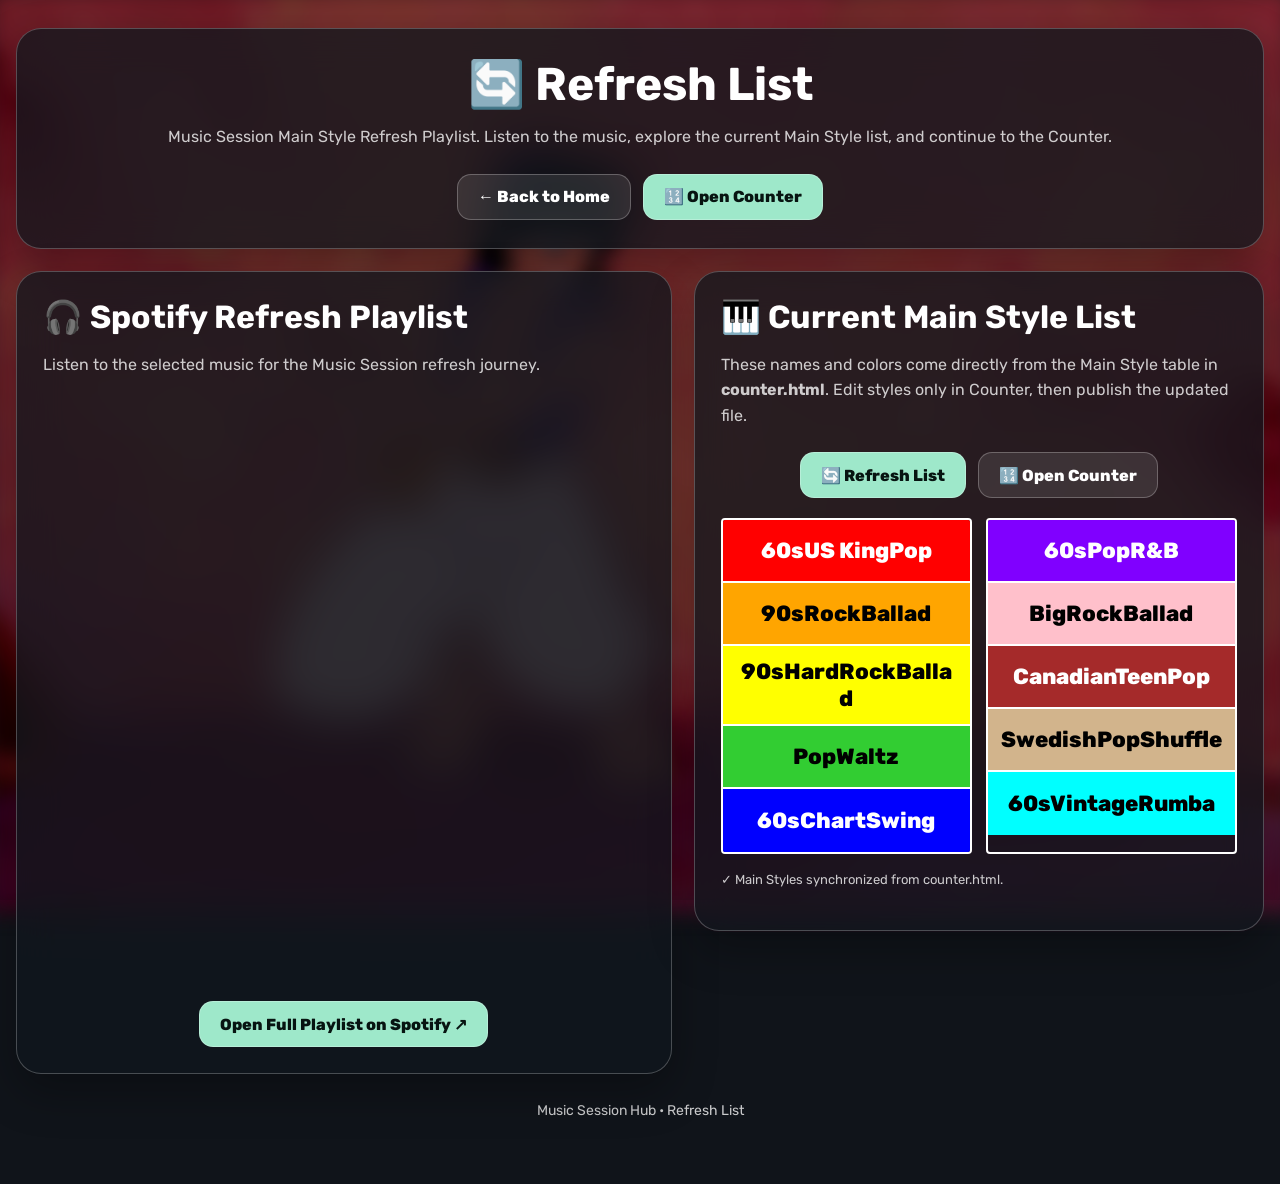
<file: refresh-list.html>
<!DOCTYPE html>
<html lang="en">

<head>
  <meta charset="UTF-8">
  <meta name="viewport"
        content="width=device-width, initial-scale=1.0">

  <meta name="theme-color" content="#10141a">

  <title>Refresh List | Music Session Hub</title>

  <link rel="stylesheet" href="style.css">
  <link rel="stylesheet" href="rubik-font.css">

  <style>
    .refresh-page {
      width: min(1540px, calc(100% - 32px));
      margin: 0 auto;
      padding: 28px 0 65px;
    }

    .refresh-header,
    .refresh-panel {
      border: 1px solid rgba(255,255,255,.24);
      border-radius: 25px;
      background: rgba(17,23,30,.76);
      box-shadow: 0 18px 45px rgba(0,0,0,.3);
      backdrop-filter: blur(20px);
      -webkit-backdrop-filter: blur(20px);
    }

    .refresh-header {
      padding: 28px;
      text-align: center;
    }

    .refresh-header h1 {
      margin: 0;
      font-size: clamp(30px,5vw,46px);
    }

    .refresh-header p {
      margin: 12px 0 0;
      color: var(--text-secondary);
      line-height: 1.6;
    }

    .refresh-navigation {
      display: flex;
      justify-content: center;
      flex-wrap: wrap;
      gap: 12px;
      margin-top: 24px;
    }

    .refresh-button {
      display: inline-flex;
      justify-content: center;
      align-items: center;
      min-height: 46px;
      padding: 12px 20px;
      border: 1px solid rgba(255,255,255,.25);
      border-radius: 14px;
      background: rgba(255,255,255,.1);
      color: white;
      text-decoration: none;
      font-weight: 800;
      transition: .2s ease;
    }

    .refresh-button:hover {
      background: rgba(255,255,255,.2);
      transform: translateY(-2px);
    }

    .refresh-button.primary {
      background: #9ee8ca;
      color: #071411;
    }

    .refresh-panel {
      margin-top: 22px;
      padding: 26px;
    }

    .refresh-panel h2 {
      margin: 0 0 10px;
      font-size: clamp(24px,3vw,32px);
    }

    .refresh-panel p {
      color: var(--text-secondary);
      line-height: 1.6;
    }

    .spotify-container {
      margin-top: 20px;
      overflow: hidden;
      border-radius: 12px;
    }

    .spotify-container iframe {
      display: block;
      width: 100%;
      height: 352px;
      border: 0;
      border-radius: 12px;
    }

    /* Match the two colored Main Style columns in Counter. */
    .refresh-content-layout {
      display: grid;
      grid-template-columns: minmax(0, 1.15fr) minmax(0, 1fr);
      align-items: start;
      gap: 22px;
      margin-top: 22px;
    }
    .refresh-content-layout .refresh-panel { margin-top: 0; min-width: 0; }
    .spotify-container iframe { height: 580px; }
    .style-grid {
      display: grid;
      grid-template-columns: repeat(2, minmax(0, 1fr));
      gap: 14px;
      margin-top: 20px;
    }
    .style-column {
      display: flex;
      flex-direction: column;
      overflow: hidden;
      border: 2px solid white;
      border-radius: 4px;
    }
    .style-item {
      display: flex;
      align-items: center;
      justify-content: center;
      min-height: 63px;
      padding: 12px;
      border-bottom: 2px solid white;
      font-size: clamp(15px, 2vw, 22px);
      font-weight: 800;
      text-align: center;
      overflow-wrap: anywhere;
    }
    .style-item:last-child { border-bottom: none; }
    button.refresh-button {
      font: inherit;
      font-weight: 800;
      cursor: pointer;
    }
    .refresh-status {
      margin-top: 16px;
      font-size: 13px;
      color: var(--text-muted);
    }

    .refresh-footer {
      margin-top: 28px;
      text-align: center;
      color: var(--text-secondary);
      font-size: 14px;
    }

    @media (max-width: 980px) {
      .refresh-content-layout { grid-template-columns: 1fr; }
      .spotify-container iframe { height: 352px; }
    }
    @media (max-width: 600px) {
      .refresh-header,
      .refresh-panel {
        padding: 19px;
      }

      .style-grid {
        grid-template-columns: 1fr;
      }

      .refresh-navigation {
        flex-direction: column;
      }

      .refresh-button {
        width: 100%;
      }
    }
  </style>
</head>

<body>

  <main class="refresh-page">

    <header class="refresh-header">

      <h1>🔄 Refresh List</h1>

      <p>
        Music Session Main Style Refresh Playlist.
        Listen to the music, explore the current
        Main Style list, and continue to the Counter.
      </p>

      <nav class="refresh-navigation"
           aria-label="Music Session navigation">

        <a href="index.html#quick-access"
           class="refresh-button">
          ← Back to Home
        </a>

        <a href="counter.html"
           class="refresh-button primary">
          🔢 Open Counter
        </a>

      </nav>

    </header>

    <div class="refresh-content-layout">
    <!-- SPOTIFY PLAYLIST -->

    <section class="refresh-panel">

      <h2>🎧 Spotify Refresh Playlist</h2>

      <p>
        Listen to the selected music for
        the Music Session refresh journey.
      </p>

      <div class="spotify-container">

        <iframe
          data-testid="embed-iframe"
          title="Music Session Refresh Playlist"
          src="https://open.spotify.com/embed/playlist/1UOfgoUPcyPkvubmjGotID?utm_source=generator&amp;theme=0&amp;si=e638896678d64cfd"
          width="100%"
          height="352"
          frameborder="0"
          allowfullscreen
          allow="autoplay; clipboard-write; encrypted-media; fullscreen; picture-in-picture"
          loading="lazy">
        </iframe>

      </div>

      <div class="refresh-navigation">

        <a
          href="https://open.spotify.com/playlist/1UOfgoUPcyPkvubmjGotID"
          target="_blank"
          rel="noopener noreferrer"
          class="refresh-button primary">
          Open Full Playlist on Spotify ↗
        </a>

      </div>

    </section>

    <!-- MAIN STYLES: READ EXCLUSIVELY FROM counter.html -->
    <section class="refresh-panel">
      <h2>🎹 Current Main Style List</h2>
      <p>These names and colors come directly from the Main Style table in
         <strong>counter.html</strong>. Edit styles only in Counter, then publish the updated file.</p>
      <div class="refresh-navigation">
        <button type="button" class="refresh-button primary" id="refreshStylesButton">🔄 Refresh List</button>
        <a href="counter.html" class="refresh-button">🔢 Open Counter</a>
      </div>
      <div id="mainStyleGrid" class="style-grid" aria-label="Current Main Styles"></div>
      <p id="styleSyncStatus" class="refresh-status" role="status">Loading Main Style list...</p>
    </section>

    </div>

    <footer class="refresh-footer">
      Music Session Hub • Refresh List
    </footer>

  </main>

  <iframe id="counterSourceFrame" title="Counter style data" src="about:blank" style="display:none" aria-hidden="true" tabindex="-1"></iframe>

  <script>
    (() => {
      "use strict";
      const grid = document.getElementById("mainStyleGrid");
      const status = document.getElementById("styleSyncStatus");
      const button = document.getElementById("refreshStylesButton");
      const frame = document.getElementById("counterSourceFrame");
      const palette = {
        red: ["red", "white"], orange: ["orange", "black"],
        yellow: ["yellow", "black"], green: ["limegreen", "black"],
        blue: ["blue", "white"], violet: ["#8000ff", "white"],
        pink: ["pink", "black"], brown: ["brown", "white"],
        tan: ["tan", "black"], cyan: ["cyan", "black"]
      };
      let pending = false;
      let fallbackTimer;
      function render(left, right) {
        const createColumn = styles => {
          const col = document.createElement("div");
          col.className = "style-column";
          styles.forEach(({name, color}) => {
            if (!palette[color]) return;
            const item = document.createElement("div");
            item.className = "style-item";
            item.textContent = name;
            item.style.background = palette[color][0];
            item.style.color = palette[color][1];
            col.appendChild(item);
          });
          return col;
        };
        grid.replaceChildren(createColumn(left), createColumn(right));
        status.textContent = "✓ Main Styles synchronized from counter.html.";
        pending = false;
        button.disabled = false;
        clearTimeout(fallbackTimer);
      }
      // Works for both GitHub Pages and local file:// pages.
      // Counter sends its table via postMessage; no cross-origin DOM access required.
      window.addEventListener("message", event => {
        if (event.source !== frame.contentWindow) return;
        if (event.data?.type !== "music-session-main-styles") return;
        const {left, right} = event.data;
        if (!Array.isArray(left) || !Array.isArray(right) ||
            left.length !== 5 || right.length !== 5) {
          status.textContent = "Main Style table in counter.html is incomplete.";
          button.disabled = false;
          return;
        }
        render(left, right);
      });
      frame.addEventListener("load", () => {
        if (pending && frame.contentWindow) {
          frame.contentWindow.postMessage({type:"request-music-session-main-styles"}, "*");
        }
      });
      function synchronizeMainStyles() {
        pending = true;
        button.disabled = true;
        status.textContent = "Reading the Main Style table from counter.html...";
        frame.src = "counter.html?style-sync=" + Date.now();
        clearTimeout(fallbackTimer);
        fallbackTimer = setTimeout(() => {
          if (!pending) return;
          status.textContent = "Unable to load styles. Check that counter.html is in the same folder and contains the synchronization script.";
          button.disabled = false;
          pending = false;
        }, 7000);
      }
      button.addEventListener("click", synchronizeMainStyles);
      document.addEventListener("visibilitychange", () => {
        if (!document.hidden) synchronizeMainStyles();
      });
      synchronizeMainStyles();
    })();
  </script>

</body>
</html>
</file>
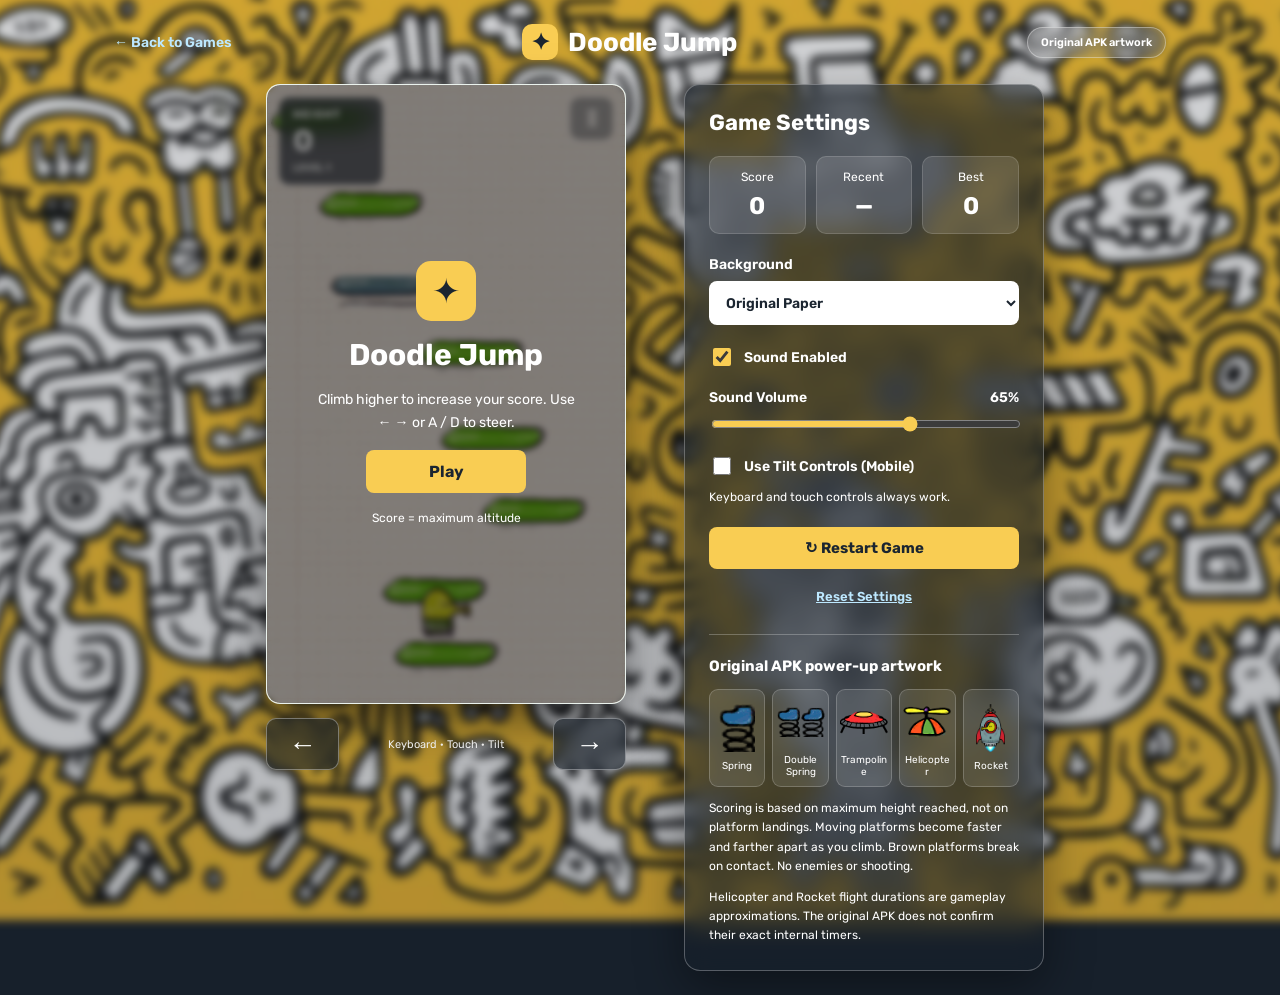
<file: games/doodle-jump.html>
<!DOCTYPE html>
<html lang="en">

<head>
  <meta charset="UTF-8">

  <meta
    name="viewport"
    content="width=device-width, initial-scale=1.0"
  >

  <meta
    name="theme-color"
    content="#17202b"
  >

  <title>Doodle Jump | Music Session Hub</title>

  <!-- Shared fonts and styles -->
  <link
    rel="stylesheet"
    href="../rubik-font.css"
  >

  <link
    rel="stylesheet"
    href="../style.css"
  >

  <!-- Doodle Jump frosted glass skin -->
  <link
    rel="stylesheet"
    href="doodle-jump.css"
  >

  <!-- Spotify plan -->
  <script src="../spotify-plan.js"></script>

  <!-- Existing Premium access gate -->
  <script
    src="premium-gate.js"
    defer
  ></script>

</head>

<body class="music-game-page doodle-jump-page">

  <!-- ============================================
       PREMIUM GAME CONTENT
       ============================================ -->

  <main id="game-content" hidden>

    <!-- Header -->

    <header class="dj-header">

      <a
        class="dj-back"
        href="../index.html#games"
      >
        ← Back to Games
      </a>

      <div class="dj-brand">
        <span class="dj-mark">✦</span>
        <span>Doodle Jump</span>
      </div>

      <span class="dj-tag">
        Original APK artwork
      </span>

    </header>

    <!-- ==========================================
         GAME AND SETTINGS LAYOUT
         ========================================== -->

    <div class="dj-layout">

      <!-- ========================================
           GAME COLUMN
           ======================================== -->

      <section
        class="dj-game-column"
        aria-label="Game area"
      >

        <div class="dj-game">

          <!-- Main game canvas -->

          <canvas
            id="game"
            width="360"
            height="620"
            aria-label="Doodle Jump game"
          ></canvas>

          <!-- Game HUD -->

          <div class="dj-hud">

            <div class="dj-hud-score">

              <span>HEIGHT</span>

              <strong id="hud-score">
                0
              </strong>

              <small id="hud-level">
                LEVEL 1
              </small>

            </div>

            <button
              id="pause"
              class="dj-icon"
              type="button"
              aria-label="Pause game"
              disabled
            >
              Ⅱ
            </button>

          </div>

          <!-- Flight power-up timer -->

          <div
            id="flight-status"
            class="dj-flight-status"
            hidden
          ></div>

          <!-- Game overlay -->

          <div
            id="overlay"
            class="dj-overlay"
          >

            <div class="dj-overlay-icon">
              ✦
            </div>

            <h1 id="status">
              Doodle Jump
            </h1>

            <p id="hint">
              Climb higher to score.
              Use ← → or A / D to steer.
            </p>

            <button
              id="start"
              class="dj-primary"
              type="button"
            >
              Play
            </button>

            <small id="overlay-extra">
              Score rises with maximum height
            </small>

          </div>

        </div>

        <!-- ======================================
             STEERING CONTROLS
             ====================================== -->

        <div
          class="dj-controls"
          aria-label="Steering controls"
        >

          <button
            id="move-left"
            class="dj-move"
            type="button"
            aria-label="Move left"
          >
            ←
          </button>

          <span>
            Keyboard · Touch · Tilt
          </span>

          <button
            id="move-right"
            class="dj-move"
            type="button"
            aria-label="Move right"
          >
            →
          </button>

        </div>

      </section>

      <!-- ========================================
           FROSTED GLASS SETTINGS PANEL
           ======================================== -->

      <aside class="dj-panel">

        <h2>Game Settings</h2>

        <!-- Score, recent and best -->

        <div class="dj-score-panel">

          <div>
            <span>Score</span>
            <strong id="score">0</strong>
          </div>

          <div>
            <span>Recent</span>
            <strong id="recent">—</strong>
          </div>

          <div>
            <span>Best</span>
            <strong id="best">0</strong>
          </div>

        </div>

        <!-- ======================================
             BACKGROUND SETTINGS
             ====================================== -->

        <label class="dj-field">

          <span>Background</span>

          <select id="background">

            <option value="classic">
              Original Paper
            </option>

            <option value="sky">
              Blue Sky
            </option>

            <option value="mint">
              Classic Light
            </option>

            <option value="sunset">
              Sunset
            </option>

            <option value="night">
              Night
            </option>

          </select>

        </label>

        <!-- ======================================
             SOUND SETTINGS
             ====================================== -->

        <label class="dj-check">

          <input
            id="sound"
            type="checkbox"
            checked
          >

          <span>
            Sound Enabled
          </span>

        </label>

        <!-- Volume -->

        <label class="dj-field">

          <span>
            Sound Volume
            <output id="volume-label">65%</output>
          </span>

          <input
            id="volume"
            type="range"
            min="0"
            max="100"
            value="65"
          >

        </label>

        <!-- ======================================
             TILT CONTROLS
             ====================================== -->

        <label class="dj-check">

          <input
            id="tilt"
            type="checkbox"
          >

          <span>
            Use Tilt Controls (Mobile)
          </span>

        </label>

        <p
          class="dj-muted"
          id="tilt-status"
        >
          Keyboard and touch controls always work.
        </p>

        <!-- ======================================
             RESTART AND RESET
             ====================================== -->

        <button
          id="restart"
          class="dj-secondary"
          type="button"
        >
          ↻ Restart Game
        </button>

        <button
          id="reset-settings"
          class="dj-link-button"
          type="button"
        >
          Reset Settings
        </button>

        <!-- ======================================
             POWER-UP INFORMATION
             ====================================== -->

        <div class="dj-divider"></div>

        <h3>
          Original APK power-up artwork
        </h3>

        <div class="dj-powerups">

          <div>

            <img
              src="assets/doodle-jump/powerups/spring-shoe.png"
              alt=""
            >

            <span>Spring</span>

          </div>

          <div>

            <img
              src="assets/doodle-jump/powerups/double-spring-shoes.png"
              alt=""
            >

            <span>Double Spring</span>

          </div>

          <div>

            <img
              src="assets/doodle-jump/powerups/trampoline.png"
              alt=""
            >

            <span>Trampoline</span>

          </div>

          <div>

            <img
              src="assets/doodle-jump/powerups/propeller-1.png"
              alt=""
            >

            <span>Helicopter</span>

          </div>

          <div>

            <img
              src="assets/doodle-jump/powerups/rocket-1.png"
              alt=""
            >

            <span>Rocket</span>

          </div>

        </div>

        <!-- ======================================
             GAMEPLAY INFORMATION
             ====================================== -->

        <p class="dj-muted">
          Scoring is based on maximum height reached,
          not on platform landings.
          Moving platforms become faster and farther
          apart as you climb.
          Brown platforms break on contact.
          No enemies or shooting.
        </p>

        <p class="dj-muted">
          Helicopter and Rocket flight durations
          are gameplay approximations.
          The original APK does not confirm
          their exact internal timers.
        </p>

      </aside>

    </div>

  </main>

  <!-- ============================================
       SPOTIFY FREE RESTRICTION

       Identical message to Flappy Bird
       and Flappy Dunk.
       ============================================ -->

  <section
    id="premium-required"
    class="premium-required"
    role="alert"
    hidden
  >

    <h1>
      Spotify Premium Required
    </h1>

    <p>
      You must have Spotify Premium to access this.
    </p>

    <a href="../index.html#games">
      ← Back to Games
    </a>

  </section>

  <!-- ============================================
       GAME SCRIPT LOADER

       Existing premium-gate.js loads this
       JavaScript for eligible plans.
       ============================================ -->

  <script
    id="game-script-path"
    type="application/json"
  >"doodle-jump.js"</script>

</body>
</html>
</file>
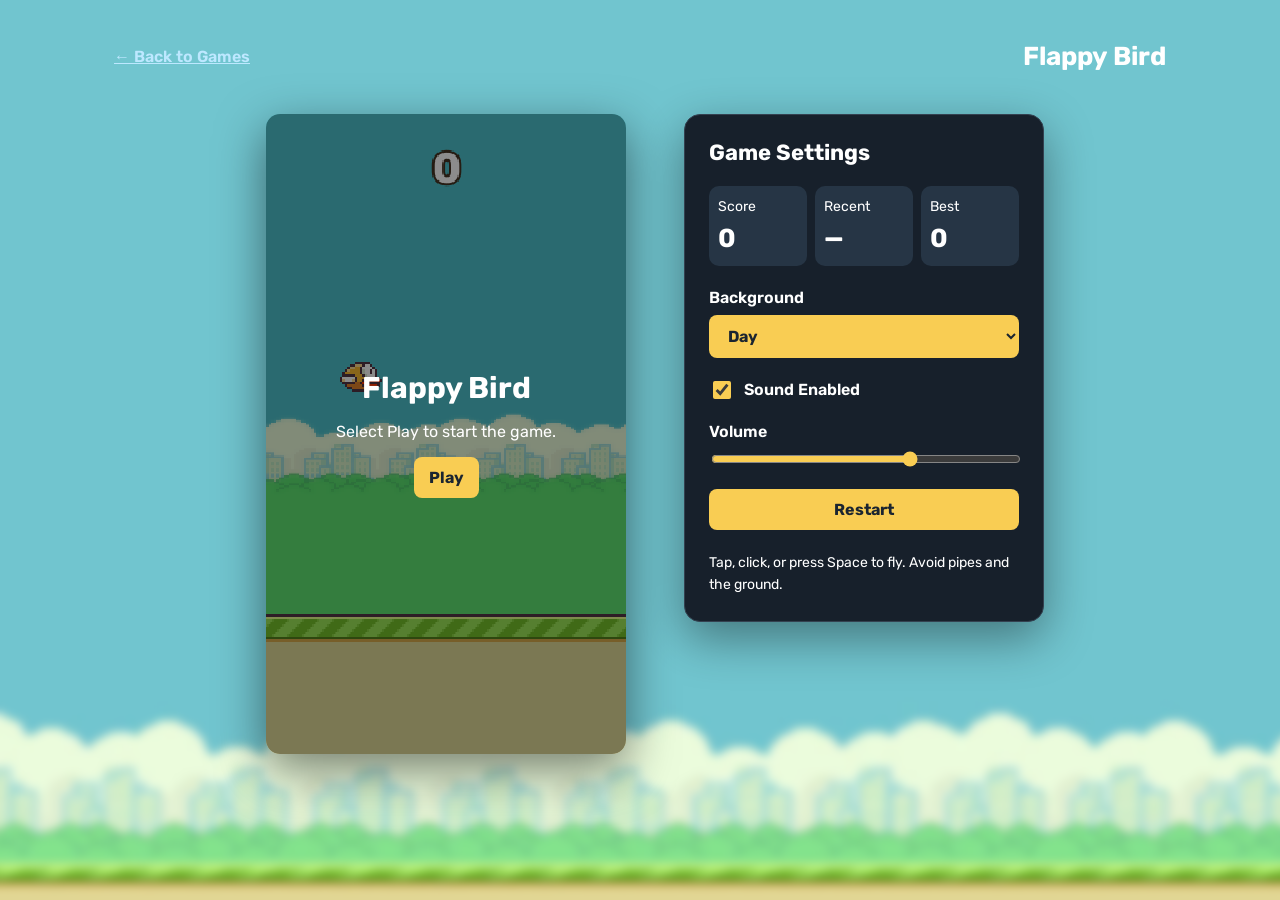
<file: games/flappy-bird.html>
<!DOCTYPE html>
<html lang="en">

<head>
  <meta charset="UTF-8">

  <meta
    name="viewport"
    content="width=device-width, initial-scale=1.0"
  >

  <title>Flappy Bird | Music Session Hub</title>

  <!-- Shared Fonts and Styles -->
  <link rel="stylesheet" href="../rubik-font.css">
  <link rel="stylesheet" href="../style.css">

  <!-- Game Styles -->
  <link rel="stylesheet" href="flappy-bird.css">

  <style>
    /* ==================================================
       FLAPPY BIRD - PREMIUM BACKGROUND
       ================================================== */

    body.music-game-page.premium-access {
      position: relative;
      isolation: isolate;
      background: #17202b !important;
    }

    /* Premium wallpaper with blur */
    body.music-game-page.premium-access::before {
      content: "";
      display: block !important;

      position: fixed;
      inset: -20px;

      background-image:
        url("assets/flappy-bird-background.jpg");

      background-position: center center;
      background-size: cover;
      background-repeat: no-repeat;

      filter: blur(5px);

      z-index: -1;
      pointer-events: none;
    }

    /* ==================================================
       SPOTIFY FREE - DARK RED BACKGROUND
       ================================================== */

    body.music-game-page.free-access {
      background: #5c0000 !important;
    }

    body.music-game-page.free-access::before {
      display: none !important;
    }

    /* Disable shared secondary wallpaper overlays */
    body.music-game-page::after {
      display: none !important;
    }

    /* ==================================================
       KEEP HIDDEN CONTENT HIDDEN
       ================================================== */

    #game-content[hidden],
    #premium-required[hidden] {
      display: none !important;
    }
  </style>

  <!-- Spotify Plan -->
  <script src="../spotify-plan.js"></script>

  <!-- Premium Access Gate -->
  <script src="premium-gate.js" defer></script>

</head>

<body class="music-game-page">

  <!-- ==================================================
       PREMIUM GAME CONTENT
       ================================================== -->

  <main id="game-content" hidden>

    <!-- Header -->
    <header class="game-header">

      <a href="../index.html#games">
        ← Back to Games
      </a>

      <h1>Flappy Bird</h1>

    </header>

    <!-- ==================================================
         RESPONSIVE GAME LAYOUT
         ================================================== -->

    <div class="game-layout">

      <!-- ==================================================
           GAME CANVAS
           ================================================== -->

      <section class="game">

        <canvas
          id="game"
          width="288"
          height="512"
          aria-label="Flappy Bird game"
        ></canvas>

        <!-- Game Overlay -->
        <div class="overlay" id="overlay">

          <h2 id="status">
            Flappy Bird
          </h2>

          <p id="hint">
            Select Play to start the game.
          </p>

          <button
            id="start"
            type="button"
          >
            Play
          </button>

        </div>

      </section>

      <!-- ==================================================
           GAME SETTINGS PANEL
           ================================================== -->

      <aside class="settings-panel">

        <h2>Game Settings</h2>

        <!-- Score and Best -->
        <section class="score-panel">

          <div>
            <span>Score</span>
            <strong id="score">0</strong>
          </div>

          <div>
            <span>Best</span>
            <strong id="best">0</strong>
          </div>

        </section>

        <!-- Settings -->
        <div class="toolbar">

          <!-- Background -->
          <label class="setting-field">

            <span>Background</span>

            <select id="theme">
              <option value="day">Day</option>
              <option value="night">Night</option>
            </select>

          </label>

          <!-- Sound -->
          <label class="setting-checkbox">

            <input
              type="checkbox"
              id="sound"
              checked
            >

            <span>Sound Enabled</span>

          </label>

          <!-- Volume -->
          <label class="setting-field">

            <span>Volume</span>

            <input
              type="range"
              id="volume"
              min="0"
              max="100"
              value="65"
            >

          </label>

          <!-- Restart -->
          <button
            id="restart"
            class="restart-button"
            type="button"
          >
            Restart
          </button>

        </div>

        <!-- Instructions -->
        <p class="note">
          Tap, click, or press Space to fly.
          Avoid pipes and the ground.
        </p>

      </aside>

    </div>

  </main>

  <!-- ==================================================
       SPOTIFY FREE RESTRICTION
       ================================================== -->

  <section
    id="premium-required"
    class="premium-required"
    role="alert"
    hidden
  >

    <h1>
      Spotify Premium Required
    </h1>

    <p>
      You must have Spotify Premium to access this.
    </p>

    <a href="../index.html#games">
      ← Back to Games
    </a>

  </section>

  <!-- ==================================================
       GAME SCRIPT LOADER
       ================================================== -->

  <script
    id="game-script-path"
    type="application/json"
  >"flappy-bird.js"</script>

</body>

</html>
</file>
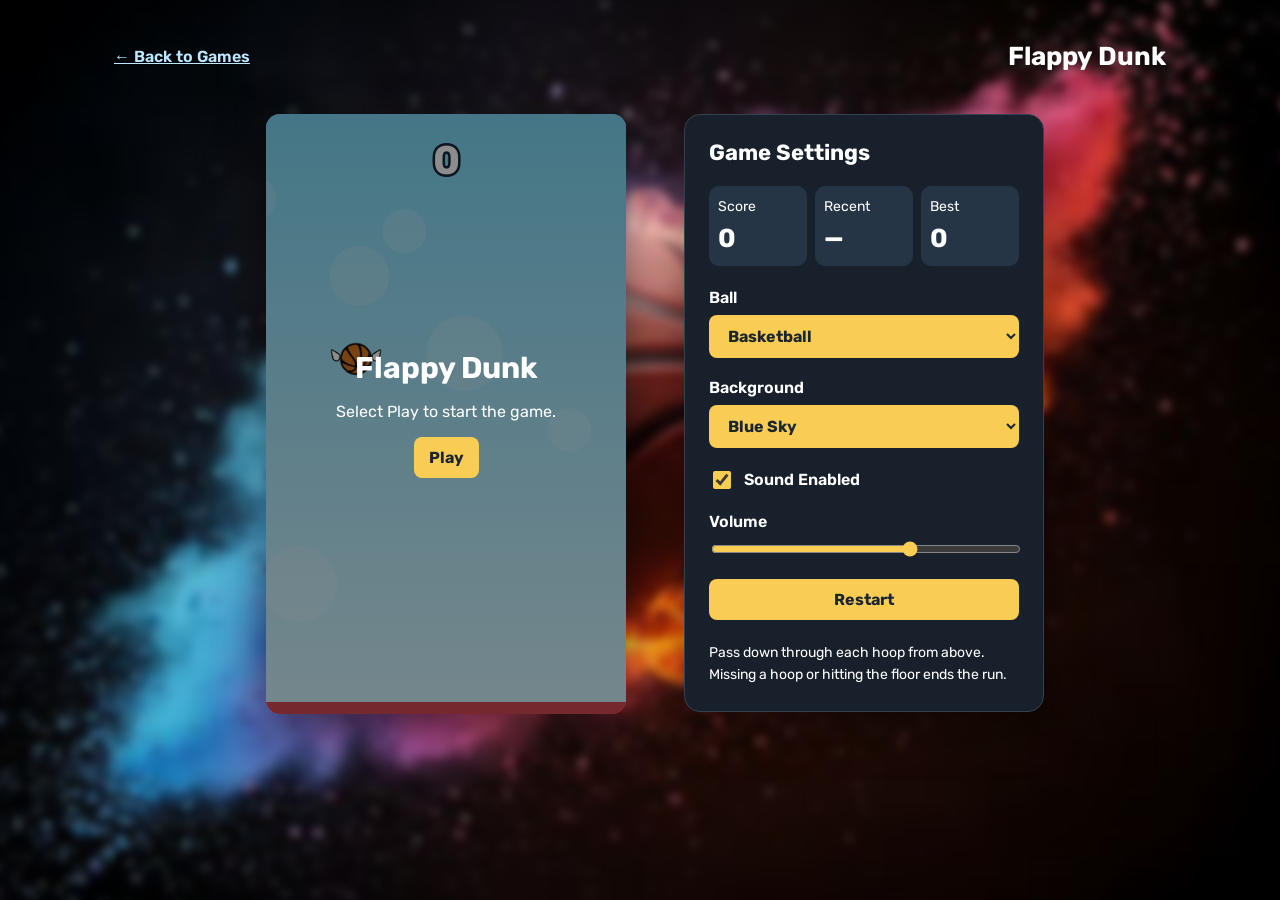
<file: games/flappy-dunk.html>
<!DOCTYPE html>
<html lang="en">

<head>
  <meta charset="UTF-8">

  <meta
    name="viewport"
    content="width=device-width, initial-scale=1.0"
  >

  <title>Flappy Dunk | Music Session Hub</title>

  <!-- Shared Fonts and Styles -->
  <link rel="stylesheet" href="../rubik-font.css">
  <link rel="stylesheet" href="../style.css">

  <!-- Game Styles -->
  <link rel="stylesheet" href="flappy-dunk.css">

  <style>
    /* ==================================================
       FLAPPY DUNK - PREMIUM BACKGROUND
       ================================================== */

    body.music-game-page.premium-access {
      position: relative;
      isolation: isolate;
      background: #17202b !important;
    }

    /* Premium wallpaper with 10px blur */
    body.music-game-page.premium-access::before {
      content: "";
      display: block !important;

      position: fixed;
      inset: -20px;

      background-image:
        url("assets/flappy-dunk-background.jpg");

      background-position: center center;
      background-size: cover;
      background-repeat: no-repeat;

      filter: blur(5px);

      z-index: -1;
      pointer-events: none;
    }

    /* ==================================================
       SPOTIFY FREE - DARK RED BACKGROUND
       ================================================== */

    body.music-game-page.free-access {
      background: #5c0000 !important;
    }

    body.music-game-page.free-access::before {
      display: none !important;
    }

    /* Disable shared secondary wallpaper overlays */
    body.music-game-page::after {
      display: none !important;
    }

    /* ==================================================
       KEEP HIDDEN CONTENT HIDDEN
       ================================================== */

    #game-content[hidden],
    #premium-required[hidden] {
      display: none !important;
    }
  </style>

  <!-- Spotify Plan -->
  <script src="../spotify-plan.js"></script>

  <!-- Premium Access Gate -->
  <script src="premium-gate.js" defer></script>

</head>

<body class="music-game-page">

  <!-- ==================================================
       PREMIUM GAME CONTENT
       ================================================== -->

  <main id="game-content" hidden>

    <!-- Header -->
    <header class="game-header">

      <a href="../index.html#games">
        ← Back to Games
      </a>

      <h1>Flappy Dunk</h1>

    </header>

    <!-- ==================================================
         RESPONSIVE GAME LAYOUT
         ================================================== -->

    <div class="game-layout">

      <!-- ==================================================
           GAME CANVAS
           ================================================== -->

      <section class="game">

        <canvas
          id="game"
          width="360"
          height="600"
          aria-label="Flappy Dunk game"
        ></canvas>

        <!-- Game Overlay -->
        <div class="overlay" id="overlay">

          <h2 id="status">
            Flappy Dunk
          </h2>

          <p id="hint">
            Select Play to start the game.
          </p>

          <button
            id="start"
            type="button"
          >
            Play
          </button>

        </div>

      </section>

      <!-- ==================================================
           GAME SETTINGS PANEL
           ================================================== -->

      <aside class="settings-panel">

        <h2>Game Settings</h2>

        <!-- Score and Best -->
        <section class="score-panel">

          <div>
            <span>Score</span>
            <strong id="score">0</strong>
          </div>

          <div>
            <span>Best</span>
            <strong id="best">0</strong>
          </div>

        </section>

        <!-- Settings -->
        <div class="toolbar">

          <!-- Ball -->
          <label class="setting-field">

            <span>Ball</span>

            <select id="ball">

              <option value="basketball">
                Basketball
              </option>

              <option value="soccer">
                Soccer Ball
              </option>

              <option value="tennis">
                Tennis Ball
              </option>

            </select>

          </label>

          <!-- Background -->
          <label class="setting-field">

            <span>Background</span>

            <select id="background">

              <option value="sky">
                Blue Sky
              </option>

              <option value="sunset">
                Sunset
              </option>

              <option value="night">
                Night
              </option>

              <option value="mint">
                Classic Light
              </option>

            </select>

          </label>

          <!-- Sound -->
          <label class="setting-checkbox">

            <input
              type="checkbox"
              id="sound"
              checked
            >

            <span>Sound Enabled</span>

          </label>

          <!-- Volume -->
          <label class="setting-field">

            <span>Volume</span>

            <input
              type="range"
              id="volume"
              min="0"
              max="100"
              value="65"
            >

          </label>

          <!-- Restart -->
          <button
            id="restart"
            class="restart-button"
            type="button"
          >
            Restart
          </button>

        </div>

        <!-- Instructions -->
        <p class="note">
          Pass down through each hoop from above.
          Missing a hoop or hitting the floor
          ends the run.
        </p>

      </aside>

    </div>

  </main>

  <!-- ==================================================
       SPOTIFY FREE RESTRICTION
       ================================================== -->

  <section
    id="premium-required"
    class="premium-required"
    role="alert"
    hidden
  >

    <h1>
      Spotify Premium Required
    </h1>

    <p>
      You must have Spotify Premium to access this.
    </p>

    <a href="../index.html#games">
      ← Back to Games
    </a>

  </section>

  <!-- ==================================================
       GAME SCRIPT LOADER
       ================================================== -->

  <script
    id="game-script-path"
    type="application/json"
  >"flappy-dunk.js"</script>

</body>

</html>
</file>
<file: style.css>
* {
  box-sizing: border-box;
}

/* ==================================================
   ROOT
   ================================================== */

:root {
  --page-width: 1540px;

  --text-primary: #ffffff;
  --text-secondary: rgba(255, 255, 255, 0.78);
  --text-muted: rgba(255, 255, 255, 0.60);

  --border-light: rgba(255, 255, 255, 0.15);
  --border-medium: rgba(255, 255, 255, 0.24);

  --green: #57cc84;
  --green-light: #9ee8ca;
  --blue: #70a7ff;
  --purple: #ad85ff;
  --orange: #ffb15f;
  --red: #ff7070;

  --shadow-large:
    0 24px 70px rgba(0, 0, 0, 0.40);


  /* ==================================================
     COUNTER + METRONOME BACKGROUND

     CHANGE THIS & LOOK FOR THIS SECTION FOR EVERY MAIN STYLE LIST REFRESH!
     ================================================== */

  --music-session-background:
    url(
      "images/Screencap - Abu clip/Abu Aladdin 11.jpg"
    );


  /* ==================================================
     DASHBOARD BACKGROUND ONLY

     index.html permanently uses this image
     CHANGE THIS & LOOK FOR THIS SECTION FOR EVERY 3 MAIN STYLE LIST REFRESHES!
     ================================================== */

  --dashboard-background:
    url(
      "images/Main%20background/ALD-1000003.jpg"
    );


  /* ==================================================
     DAILY PRAYER BACKGROUND ONLY
     ================================================== */

  --daily-prayer-background:
    url(
      "images/daily-prayer-background.jpg"
    );
  --music-session-background-blur: 10px;
  --music-session-background-darkness: 0.1;
}

/* ==================================================
   DAILY PRAYER DASHBOARD BOX

   Used on index.html before the main hero.
   ================================================== */

.daily-prayer-banner {
  width: 100%;
  margin: 28px 0;
  padding: 24px 28px;

  display: flex;
  align-items: center;
  justify-content: space-between;
  gap: 24px;

  position: relative;
  overflow: hidden;

  border:
    1px solid rgba(255, 255, 255, 0.18);

  border-radius:
    24px;

  background:
    linear-gradient(
      135deg,
      rgba(25, 32, 38, 0.92),
      rgba(13, 19, 24, 0.86)
    );

  box-shadow:
    0 18px 45px rgba(0, 0, 0, 0.28);

  backdrop-filter:
    blur(22px);

  -webkit-backdrop-filter:
    blur(22px);
}


/* Soft decorative glow */

.daily-prayer-banner::after {
  content: "";

  position: absolute;

  width: 220px;
  height: 220px;

  right: -80px;
  bottom: -130px;

  border-radius: 50%;

  background:
    rgba(240, 201, 106, 0.16);

  filter:
    blur(20px);

  pointer-events: none;
}


/* ==================================================
   LEFT CONTENT
   ================================================== */

.daily-prayer-banner-content {
  display: flex;
  align-items: center;
  gap: 18px;

  min-width: 0;

  position: relative;
  z-index: 1;
}


.daily-prayer-banner-icon {
  width: 60px;
  height: 60px;

  flex: 0 0 60px;

  display: grid;
  place-items: center;

  border:
    1px solid rgba(255, 255, 255, 0.16);

  border-radius:
    18px;

  background:
    rgba(255, 255, 255, 0.08);

  font-size: 30px;

  box-shadow:
    inset 0 1px 0 rgba(255, 255, 255, 0.08);
}


/* ==================================================
   TEXT
   ================================================== */

.daily-prayer-banner-text {
  min-width: 0;
}


.daily-prayer-banner-label {
  display: block;

  margin-bottom: 6px;

  color:
    var(--green-light);

  font-size: 13px;
  font-weight: 900;

  letter-spacing: 0.08em;

  text-transform: uppercase;
}


.daily-prayer-banner-text strong {
  display: block;

  color: #ffffff;

  font-size: 19px;
  font-weight: 800;

  line-height: 1.4;
}


.daily-prayer-banner-text p {
  margin: 5px 0 0;

  color:
    var(--text-secondary);

  font-size: 15px;

  line-height: 1.5;
}


/* ==================================================
   OPEN DAILY PRAYER BUTTON
   ================================================== */

.daily-prayer-banner-button {
  min-height: 50px;

  padding:
    0 20px;

  flex:
    0 0 auto;

  display:
    inline-flex;

  align-items:
    center;

  justify-content:
    center;

  gap:
    10px;

  position:
    relative;

  z-index:
    1;

  border:
    1px solid rgba(255, 255, 255, 0.20);

  border-radius:
    15px;

  color:
    #081411;

  background:
    var(--green-light);

  text-decoration:
    none;

  font-size:
    15px;

  font-weight:
    900;

  transition:
    transform 0.2s ease,
    filter 0.2s ease,
    box-shadow 0.2s ease;
}


.daily-prayer-banner-button:hover {
  transform:
    translateY(-2px);

  filter:
    brightness(1.06);

  box-shadow:
    0 10px 28px rgba(158, 232, 202, 0.18);
}


/* ==================================================
   DAILY PRAYER DASHBOARD BOX - TABLET
   ================================================== */

@media (max-width: 760px) {

  .daily-prayer-banner {
    padding:
      22px;

    flex-direction:
      column;

    align-items:
      stretch;
  }


  .daily-prayer-banner-button {
    width:
      100%;
  }

}


/* ==================================================
   DAILY PRAYER DASHBOARD BOX - MOBILE
   ================================================== */

@media (max-width: 520px) {

  .daily-prayer-banner {
    margin:
      20px 0;

    padding:
      18px;

    border-radius:
      20px;
  }


  .daily-prayer-banner-content {
    align-items:
      flex-start;
  }


  .daily-prayer-banner-icon {
    width:
      50px;

    height:
      50px;

    flex-basis:
      50px;

    border-radius:
      15px;

    font-size:
      25px;
  }


  .daily-prayer-banner-text strong {
    font-size:
      17px;
  }


  .daily-prayer-banner-text p {
    font-size:
      14px;
  }

}


/* ==================================================
   HTML
   ================================================== */

html {
  scroll-behavior: smooth;
  scroll-padding-top: 100px;
}

html,
body {
  margin: 0;
  padding: 0;
  width: 100%;
  min-height: 100%;
}


/* ==================================================
   PAGE
   ================================================== */

body {
  min-height: 100vh;

  position: relative;

  overflow-x: hidden;

  font-family:
    Rubik,
    Arial,
    sans-serif;

  color:
    var(--text-primary);

  background:
    #10141a;
}


/* ==================================================
   SHARED BACKGROUND

   Default:
   Counter + Metronome = current Main Style
   ================================================== */

body::before {
  content: "";

  position: fixed;

  /*
  Equal extension around all sides prevents
  blur-edge clipping without changing centering.
  */
  inset: -12px;

  z-index: -2;

  background-image:
    var(--music-session-background);

  background-size:
    cover;

  background-position:
    center center;

  background-repeat:
    no-repeat;

  filter:
    blur(
      var(--music-session-background-blur)
    );

  transform:
    none;

  pointer-events:
    none;
}


/* ==================================================
   DASHBOARD BACKGROUND OVERRIDE

   index.html ONLY
   ================================================== */

body.dashboard-page::before {
  background-image:
    var(--dashboard-background);
}


/* ==================================================
   DAILY PRAYER BACKGROUND OVERRIDE
   ================================================== */

body.daily-prayer-page::before {
  background-image:
    var(--daily-prayer-background);

  filter:
    blur(6px);
}

body.daily-prayer-page::after {
  background:
    rgba(0, 0, 0, 0.42);
}


/* ==================================================
   SHARED DARK OVERLAY
   ================================================== */

body::after {
  content: "";

  position: fixed;

  inset: 0;

  z-index: -1;

  background:
    rgba(
      0,
      0,
      0,
      var(--music-session-background-darkness)
    );

  pointer-events:
    none;
}


/* ==================================================
   GENERAL
   ================================================== */

a {
  color: inherit;
}

button {
  font: inherit;
}


/* ==================================================
   TOP BAR
   ================================================== */

.topbar {
  position: sticky;
  top: 0;

  z-index: 100;

  border-bottom:
    1px solid var(--border-light);

  background:
    rgba(8, 12, 17, 0.78);

  backdrop-filter:
    blur(22px);

  -webkit-backdrop-filter:
    blur(22px);
}

.topbar-inner {
  width:
    min(
      var(--page-width),
      calc(100% - 36px)
    );

  min-height: 76px;

  margin: 0 auto;

  display: flex;

  align-items: center;

  justify-content:
    space-between;

  gap: 24px;
}

.topbar-left {
  min-width: 0;

  display: flex;

  align-items: center;

  justify-content:
    flex-start;

  gap: 30px;
}


/* ==================================================
   BRAND
   ================================================== */

.brand {
  flex: 0 0 auto;

  display: inline-flex;

  align-items: center;

  gap: 12px;

  color: white;

  text-decoration: none;
}

.brand-icon {
  width: 46px;
  height: 46px;

  display: grid;

  place-items: center;

  border:
    1px solid var(--border-medium);

  border-radius: 15px;

  background:
    linear-gradient(
      145deg,
      rgba(123, 220, 181, 0.26),
      rgba(112, 167, 255, 0.12)
    );

  font-size: 24px;
}

.brand-text strong,
.brand-text small {
  display: block;
}

.brand-text strong {
  font-size: 18px;
}

.brand-text small {
  margin-top: 2px;

  color:
    var(--text-muted);

  font-size: 12px;
  font-weight: 700;

  text-transform: uppercase;

  letter-spacing: 0.14em;
}


/* ==================================================
   NAVIGATION
   ================================================== */

.topnav {
  display: flex;

  align-items: center;

  gap: 8px;
}

.topnav a {
  padding:
    10px 14px;

  border-radius: 12px;

  color:
    var(--text-secondary);

  text-decoration: none;

  font-size: 14px;
  font-weight: 700;

  transition:
    background 0.2s ease,
    color 0.2s ease,
    transform 0.2s ease;
}

.topnav a:hover {
  color: white;

  background:
    rgba(255, 255, 255, 0.10);

  transform:
    translateY(-1px);
}


/* ==================================================
   COUNTER START BUTTON
   ================================================== */

.counter-start-button {
  flex: 0 0 auto;

  min-height: 46px;

  padding:
    0 18px;

  display: inline-flex;

  align-items: center;

  justify-content: center;

  gap: 9px;

  border:
    1px solid rgba(158, 232, 202, 0.40);

  border-radius: 14px;

  color:
    #07120d;

  background:
    linear-gradient(
      135deg,
      #a8efd2,
      #55d49d
    );

  box-shadow:
    0 12px 30px rgba(69, 197, 143, 0.22);

  text-decoration: none;

  font-size: 14px;
  font-weight: 800;

  transition:
    transform 0.2s ease,
    box-shadow 0.2s ease;
}

.counter-start-button:hover {
  transform:
    translateY(-2px);

  box-shadow:
    0 17px 36px rgba(69, 197, 143, 0.34);
}


/* ==================================================
   CONTAINER
   ================================================== */

.container {
  width:
    min(
      var(--page-width),
      calc(100% - 36px)
    );

  margin:
    0 auto;

  padding:
    42px 0 72px;
}


/* ==================================================
   DASHBOARD GLANCE
   ================================================== */

.dashboard-glance {
  display: grid;

  grid-template-columns:
    repeat(
      3,
      minmax(0, 1fr)
    );

  gap: 18px;

  margin-bottom: 26px;
}

.dashboard-glance-card {
  position: relative;

  overflow: hidden;

  min-height: 170px;

  padding:
    26px 30px;

  display: flex;

  flex-direction: column;

  justify-content: center;

  border:
    1px solid var(--border-medium);

  border-radius: 26px;

  color: white;

  background:
    rgba(17, 24, 31, 0.76);

  box-shadow:
    0 16px 38px rgba(0, 0, 0, 0.25);

  backdrop-filter:
    blur(20px);

  -webkit-backdrop-filter:
    blur(20px);

  text-decoration: none;

  transition:
    transform 0.22s ease,
    border-color 0.22s ease,
    background 0.22s ease,
    box-shadow 0.22s ease;
}

.dashboard-glance-card:hover {
  transform:
    translateY(-4px);

  border-color:
    rgba(158, 232, 202, 0.55);

  box-shadow:
    0 22px 46px rgba(0, 0, 0, 0.34);
}

.dashboard-glance-label {
  display: block;

  color:
    var(--green-light);

  font-size: 12px;

  font-weight: 800;

  letter-spacing: 0.13em;

  text-transform: uppercase;
}


/* ==================================================
   GREETING
   ================================================== */

.dashboard-greeting {
  display: block;

  margin-top: 9px;

  color: white;

  font-size:
    clamp(27px, 3vw, 38px);

  line-height: 1.08;

  font-weight: 800;

  letter-spacing: -0.025em;
}


/* ==================================================
   TIME
   ================================================== */

.dashboard-time {
  display: block;

  margin-top: 10px;

  color: white;

  font-size:
    clamp(36px, 4.3vw, 52px);

  line-height: 1;

  font-weight: 800;

  letter-spacing: -0.035em;
}


/* ==================================================
   DATE
   ================================================== */

.dashboard-date {
  display: block;

  margin-top: 10px;

  color:
    var(--text-secondary);

  font-size: 16px;

  font-weight: 700;
}


/* ==================================================
   DASHBOARD WEATHER CARD
   ================================================== */

.dashboard-weather-card {
  position: relative;

  overflow: hidden;

  background:
    rgba(17, 24, 31, 0.76);
}

.dashboard-weather-card::before {
  content: "";

  position: absolute;

  inset: -4px;

  z-index: 0;

  background:
    linear-gradient(
      90deg,
      rgba(4, 14, 19, 0.78),
      rgba(5, 14, 20, 0.45)
    ),
    url(
      "images/weather-background.jpg"
    )
    center / cover
    no-repeat;

  filter:
    blur(2px);

  pointer-events:
    none;
}

.dashboard-weather-content {
  position: relative;

  z-index: 2;

  width: 100%;

  display: flex;

  align-items: center;

  justify-content:
    space-between;

  gap: 20px;
}

.dashboard-weather-main {
  margin-top: 12px;

  display: flex;

  align-items: center;

  gap: 15px;
}

.dashboard-weather-icon {
  flex: 0 0 auto;

  font-size:
    clamp(44px, 5vw, 60px);

  line-height: 1;
}

.dashboard-weather-temperature {
  color: white;

  font-size:
    clamp(42px, 5.2vw, 58px);

  line-height: 1;

  font-weight: 800;

  letter-spacing: -0.04em;
}

.dashboard-weather-condition {
  display: block;

  margin-top: 12px;

  color:
    rgba(255, 255, 255, 0.84);

  font-size: 16px;

  font-weight: 700;
}

.dashboard-weather-arrow {
  width: 52px;
  height: 52px;

  display: grid;

  place-items: center;

  flex: 0 0 auto;

  border:
    1px solid rgba(255, 255, 255, 0.28);

  border-radius: 50%;

  background:
    rgba(255, 255, 255, 0.12);

  color: white;

  font-size: 23px;

  font-weight: 800;
}



/* ==================================================
   DASHBOARD LOCATION CARD
   Same background treatment as Weather
   ================================================== */

.dashboard-glance-card.dashboard-location-card {
  position: relative;
  overflow: hidden;
  isolation: isolate;
  min-width: 0;

  color: white;

  /* Fallback background */
  background:
    rgba(17, 24, 31, 0.76);

  text-decoration: none;
}


/* ==================================================
   LOCATION BACKGROUND IMAGE
   Same blur level as Weather: 2px
   ================================================== */

.dashboard-glance-card.dashboard-location-card::before {
  content: "";

  position: absolute;

  inset: -4px;

  z-index: 0;

  background:
    linear-gradient(
      90deg,
      rgba(4, 14, 19, 0.78),
      rgba(5, 14, 20, 0.45)
    ),
    url("images/location-background.jpg")
    center / cover
    no-repeat;

  filter:
    blur(2px);

  pointer-events:
    none;
}


/* ==================================================
   LOCATION CONTENT
   ================================================== */

.dashboard-location-content {
  position: relative;

  z-index: 2;

  width: 100%;

  min-height: 100%;

  display: flex;

  align-items: center;

  justify-content:
    space-between;

  gap: 18px;
}


.dashboard-location-content > div {
  min-width: 0;
}


/* ==================================================
   LOCATION MAIN ROW
   ================================================== */

.dashboard-location-main {
  margin-top: 12px;

  display: flex;

  align-items: center;

  gap: 14px;

  min-width: 0;
}


/* ==================================================
   LOCATION ICON
   ================================================== */

.dashboard-location-icon {
  flex: 0 0 auto;

  font-size:
    clamp(42px, 4vw, 56px);

  line-height: 1;
}


/* ==================================================
   LOCATION NAME
   ================================================== */

.dashboard-location-name {
  min-width: 0;

  display: -webkit-box;

  overflow: hidden;

  -webkit-box-orient:
    vertical;

  -webkit-line-clamp:
    2;

  line-clamp:
    2;

  color: white;

  font-size:
    clamp(24px, 2.5vw, 36px);

  line-height: 1.05;

  font-weight: 800;

  letter-spacing:
    -0.03em;

  overflow-wrap:
    anywhere;
}


/* ==================================================
   LOCATION STATUS
   ================================================== */

.dashboard-location-status {
  display: block;

  margin-top: 12px;

  color:
    rgba(255, 255, 255, 0.84);

  font-size: 16px;

  font-weight: 700;

  line-height: 1.35;
}


/* ==================================================
   LOCATION ARROW
   ================================================== */

.dashboard-location-arrow {
  position: relative;

  z-index: 2;

  width: 52px;

  height: 52px;

  display: grid;

  place-items: center;

  flex: 0 0 auto;

  border:
    1px solid rgba(255, 255, 255, 0.28);

  border-radius: 50%;

  background:
    rgba(255, 255, 255, 0.12);

  color: white;

  font-size: 23px;

  font-weight: 800;
}


/* ==================================================
   LOCATION HOVER
   ================================================== */

.dashboard-location-card:hover
.dashboard-location-arrow {
  transform:
    translateX(3px);

  background:
    rgba(255, 255, 255, 0.20);
}


/* ==================================================
   HERO
   ================================================== */

.hero {
  position: relative;

  overflow: hidden;

  display: grid;

  grid-template-columns:
    minmax(0, 1.6fr)
    minmax(280px, 0.7fr);

  align-items: center;

  gap: 38px;

  padding:
    clamp(30px, 5vw, 58px);

  border:
    1px solid var(--border-medium);

  border-radius: 32px;

  background:
    linear-gradient(
      135deg,
      rgba(17, 24, 31, 0.86),
      rgba(17, 24, 31, 0.58)
    );

  box-shadow:
    var(--shadow-large);

  backdrop-filter:
    blur(26px);

  -webkit-backdrop-filter:
    blur(26px);
}

.hero-content,
.hero-summary {
  position: relative;

  z-index: 1;
}

.eyebrow,
.section-label,
.resource-type {
  display: inline-block;

  color:
    var(--green-light);

  font-weight: 800;

  text-transform: uppercase;

  letter-spacing: 0.12em;
}

.eyebrow {
  margin-bottom: 14px;

  font-size: 12px;
}

.hero h1 {
  max-width: 860px;

  margin: 0;

  font-size:
    clamp(38px, 6vw, 72px);

  line-height: 1.02;

  letter-spacing: -0.045em;
}

.hero-description {
  max-width: 760px;

  margin:
    22px 0 0;

  color:
    var(--text-secondary);

  font-size:
    clamp(16px, 2vw, 19px);

  line-height: 1.75;
}


/* ==================================================
   HERO ACTIONS
   ================================================== */

.hero-actions {
  display: flex;

  flex-wrap: wrap;

  gap: 12px;

  margin-top: 30px;
}

.primary-button,
.secondary-button,
.open-button,
.viewer-button {
  min-height: 46px;

  padding:
    0 18px;

  display: inline-flex;

  align-items: center;

  justify-content: center;

  border-radius: 14px;

  text-decoration: none;

  font-weight: 800;

  cursor: pointer;

  transition:
    transform 0.2s ease,
    background 0.2s ease,
    box-shadow 0.2s ease;
}

.primary-button {
  color:
    #07120d;

  background:
    linear-gradient(
      135deg,
      #9ee8ca,
      #55d49d
    );
}

.secondary-button,
.open-button,
.viewer-button {
  border:
    1px solid var(--border-medium);

  color: white;

  background:
    rgba(255, 255, 255, 0.08);
}

.primary-button:hover,
.secondary-button:hover,
.open-button:hover,
.viewer-button:hover {
  transform:
    translateY(-2px);
}

.secondary-button:hover,
.open-button:hover,
.viewer-button:hover {
  background:
    rgba(255, 255, 255, 0.14);
}


/* ==================================================
   HERO SUMMARY
   ================================================== */

.hero-summary {
  display: grid;

  gap: 12px;
}

.summary-card {
  padding: 20px;

  border:
    1px solid var(--border-light);

  border-radius: 18px;

  background:
    rgba(255, 255, 255, 0.075);
}

.summary-card strong,
.summary-card span {
  display: block;
}

.summary-card strong {
  font-size: 30px;
}

.summary-card span {
  margin-top: 5px;

  color:
    var(--text-muted);

  font-size: 13px;

  font-weight: 700;
}


/* ==================================================
   SECTIONS
   ================================================== */

.section {
  margin-top: 72px;
}

.section-heading {
  display: grid;

  grid-template-columns:
    minmax(0, 0.8fr)
    minmax(280px, 1fr);

  align-items: end;

  gap: 40px;

  margin-bottom: 24px;
}

.section-label {
  margin-bottom: 7px;

  font-size: 11px;
}

.section-heading h2 {
  margin: 0;

  font-size:
    clamp(30px, 4vw, 52px);

  letter-spacing: -0.035em;
}

.section-heading > p {
  margin: 0;

  color:
    var(--text-secondary);

  font-size: 18px;

  line-height: 1.7;
}


/* ==================================================
   CARDS
   ================================================== */

.card-grid {
  display: grid;

  grid-template-columns:
    repeat(
      4,
      minmax(0, 1fr)
    );

  gap: 18px;
}

.card {
  position: relative;

  overflow: hidden;

  min-height: 220px;

  padding: 28px;

  display: flex;

  flex-direction: column;

  justify-content: space-between;

  gap: 22px;

  border:
    1px solid var(--border-light);

  border-radius: 26px;

  color: white;

  background:
    rgba(17, 23, 30, 0.72);

  box-shadow:
    0 15px 38px rgba(0, 0, 0, 0.20);

  backdrop-filter:
    blur(18px);

  -webkit-backdrop-filter:
    blur(18px);

  text-align: left;

  text-decoration: none;

  cursor: pointer;

  transition:
    transform 0.22s ease,
    border-color 0.22s ease,
    background 0.22s ease,
    box-shadow 0.22s ease;
}

button.card {
  width: 100%;

  appearance: none;

  -webkit-appearance: none;
}

.card::after {
  content: "";

  position: absolute;

  right: -55px;

  bottom: -85px;

  width: 190px;
  height: 190px;

  border-radius: 50%;

  opacity: 0.20;

  filter:
    blur(4px);
}

.card:hover {
  transform:
    translateY(-6px);

  border-color:
    var(--border-medium);

  background:
    rgba(27, 34, 42, 0.88);
}

.card.is-active {
  transform:
    translateY(-4px);

  border-color:
    rgba(158, 232, 202, 0.78);

  background:
    linear-gradient(
      145deg,
      rgba(29, 54, 45, 0.92),
      rgba(17, 23, 30, 0.84)
    );

  box-shadow:
    0 0 0 3px rgba(87, 204, 132, 0.10),
    0 24px 55px rgba(0, 0, 0, 0.38);
}

.card.is-active .card-arrow {
  color:
    #07120d;

  background:
    var(--green-light);
}

.icon {
  position: relative;

  z-index: 1;

  width: 62px;
  height: 62px;

  display: grid;

  place-items: center;

  border:
    1px solid var(--border-light);

  border-radius: 18px;

  background:
    rgba(255, 255, 255, 0.08);

  font-size: 30px;
}

.card-content {
  position: relative;

  z-index: 1;

  display: block;
}

.card-title {
  display: block;

  font-size: 23px;

  font-weight: 800;

  line-height: 1.25;
}

.card-description {
  display: block;

  margin-top: 10px;

  color:
    var(--text-muted);

  font-size: 16px;

  line-height: 1.5;
}

.card-arrow {
  position: absolute;

  top: 28px;
  right: 28px;

  z-index: 1;

  width: 42px;
  height: 42px;

  display: grid;

  place-items: center;

  border:
    1px solid var(--border-light);

  border-radius: 50%;

  color:
    var(--text-secondary);

  background:
    rgba(255, 255, 255, 0.06);

  font-weight: 800;
}

.sheet-card::after {
  background:
    var(--green);
}

.doc-card::after {
  background:
    var(--blue);
}

.meet-card::after {
  background:
    var(--purple);
}

.history-card::after {
  background:
    var(--orange);
}

.counter-card::after {
  background:
    var(--red);
}

.metronome-card::after {
  background:
    #57cc84;
}


.prayer-card::after {
  background:
    #f0c96a;
}


/* ==================================================
   VIEWER
   ================================================== */

.viewer-card {
  overflow: hidden;

  border:
    1px solid var(--border-medium);

  border-radius: 28px;

  background:
    rgba(14, 19, 25, 0.82);

  box-shadow:
    var(--shadow-large);

  backdrop-filter:
    blur(23px);

  -webkit-backdrop-filter:
    blur(23px);
}

.viewer-header {
  padding: 26px;

  display: flex;

  align-items: center;

  justify-content:
    space-between;

  gap: 24px;

  border-bottom:
    1px solid var(--border-light);
}

.viewer-title-group {
  min-width: 0;

  display: flex;

  align-items: flex-start;

  gap: 18px;
}

.viewer-icon {
  flex: 0 0 auto;

  width: 64px;
  height: 64px;

  display: grid;

  place-items: center;

  border:
    1px solid var(--border-light);

  border-radius: 18px;

  background:
    rgba(87, 204, 132, 0.14);

  font-size: 30px;
}

.resource-type {
  margin-bottom: 5px;

  font-size: 11px;
}

.viewer-title-group h2 {
  margin: 0;

  font-size:
    clamp(24px, 3vw, 34px);

  letter-spacing: -0.025em;
}

.viewer-title-group p {
  margin:
    8px 0 0;

  color:
    var(--text-muted);

  font-size: 16px;

  line-height: 1.55;
}

.viewer-actions {
  flex: 0 0 auto;

  display: flex;

  align-items: center;

  gap: 12px;
}


/* ==================================================
   IFRAME
   ================================================== */

.iframe-container {
  position: relative;

  width: 100%;

  height:
    min(76vh, 760px);

  min-height: 540px;

  overflow: hidden;

  background:
    rgba(255, 255, 255, 0.04);

  transition:
    height 0.35s ease,
    min-height 0.35s ease,
    opacity 0.25s ease;
}

.iframe-container iframe {
  position: relative;

  z-index: 2;

  width: 100%;
  height: 100%;

  display: block;

  border: 0;

  background:
    white;

  opacity: 1;

  transition:
    opacity 0.25s ease;
}

.iframe-container.is-loading iframe {
  opacity: 0;
}

.viewer-loading {
  position: absolute;

  inset: 0;

  z-index: 1;

  display: grid;

  place-items: center;

  color:
    var(--text-secondary);

  background:
    linear-gradient(
      135deg,
      rgba(18, 26, 34, 0.96),
      rgba(11, 16, 22, 0.96)
    );

  font-size: 18px;

  font-weight: 800;
}

.iframe-container.is-collapsed {
  height: 0;

  min-height: 0;

  opacity: 0;

  pointer-events: none;
}

.viewer-card.preview-collapsed .viewer-header {
  border-bottom-color:
    transparent;
}


/* ==================================================
   FOOTER
   ================================================== */

.footer {
  width:
    min(
      var(--page-width),
      calc(100% - 36px)
    );

  margin:
    0 auto;

  padding:
    28px 0 42px;

  display: flex;

  align-items: center;

  justify-content:
    space-between;

  gap: 20px;

  border-top:
    1px solid var(--border-light);

  color:
    var(--text-muted);
}

.footer p {
  margin: 0;
}

.footer a {
  color:
    var(--text-secondary);

  text-decoration: none;

  font-weight: 800;
}

.footer a:hover {
  color: white;
}




/* ==================================================
   DAILY PRAYER PAGE
   ================================================== */

.prayer-page {
  width: min(920px, calc(100% - 36px));
  margin: 0 auto;
  padding: 42px 0 80px;
}

.prayer-header {
  margin-bottom: 32px;
  padding: 32px;
  border: 1px solid var(--border-medium);
  border-radius: 28px;
  background: rgba(12, 16, 20, 0.72);
  box-shadow: var(--shadow-large);
  backdrop-filter: blur(22px);
  -webkit-backdrop-filter: blur(22px);
  text-align: center;
}

.prayer-header h1 {
  margin: 0;
  font-size: clamp(38px, 6vw, 62px);
  line-height: 1.05;
  letter-spacing: -0.04em;
}

.prayer-header p {
  margin: 14px 0 0;
  color: var(--text-secondary);
  font-size: 17px;
  line-height: 1.6;
}

.prayer-back {
  min-height: 46px;
  margin-bottom: 22px;
  padding: 0 17px;
  display: inline-flex;
  align-items: center;
  gap: 9px;
  border: 1px solid var(--border-medium);
  border-radius: 14px;
  color: white;
  background: rgba(12, 16, 20, 0.70);
  backdrop-filter: blur(18px);
  -webkit-backdrop-filter: blur(18px);
  text-decoration: none;
  font-weight: 800;
  transition: transform 0.2s ease, background 0.2s ease;
}

.prayer-back:hover {
  transform: translateY(-2px);
  background: rgba(255, 255, 255, 0.14);
}

.prayer {
  margin-bottom: 26px;
  padding: clamp(25px, 5vw, 44px);
  border: 1px solid var(--border-medium);
  border-radius: 28px;
  background: rgba(12, 16, 20, 0.78);
  box-shadow: var(--shadow-large);
  backdrop-filter: blur(24px);
  -webkit-backdrop-filter: blur(24px);
}

.prayer h2 {
  margin: 0 0 30px;
  color: white;
  text-align: center;
  font-size: clamp(27px, 4vw, 39px);
  line-height: 1.15;
  letter-spacing: -0.025em;
}

.prayer h3 {
  margin: 34px 0 14px;
  color: var(--green-light);
  font-size: 21px;
  line-height: 1.3;
}

.prayer p {
  margin: 0 0 19px;
  color: rgba(255, 255, 255, 0.94);
  font-size: 17px;
  line-height: 1.82;
}

.prayer strong {
  color: white;
}

.prayer .amen {
  font-weight: 800;
}

.prayer .invocation {
  color: var(--text-secondary);
  font-style: italic;
  text-align: center;
}

.prayer .sign-cross {
  margin-top: 30px;
  padding-top: 22px;
  border-top: 1px solid var(--border-light);
  text-align: center;
  font-weight: 800;
}

.prayer-footer {
  padding: 24px 0 10px;
  color: var(--text-muted);
  text-align: center;
  font-size: 14px;
}

@media (max-width: 520px) {
  .prayer-page {
    width: calc(100% - 22px);
    padding: 24px 0 50px;
  }

  .prayer-header {
    padding: 25px 18px;
    border-radius: 22px;
  }

  .prayer {
    padding: 24px 19px;
    border-radius: 22px;
  }

  .prayer p {
    font-size: 16px;
    line-height: 1.75;
  }

  .prayer h3 {
    font-size: 19px;
  }
}


/* ==================================================
   RESPONSIVE
   ================================================== */


@media (max-width: 1180px) {

  .dashboard-glance {
    grid-template-columns:
      repeat(
        2,
        minmax(0, 1fr)
      );
  }

  .dashboard-time-card {
    grid-column:
      1 / -1;
  }
}




@media (max-width: 1100px) {

  .card-grid {
    grid-template-columns:
      repeat(2, minmax(0, 1fr));
  }

  .hero {
    grid-template-columns:
      1fr;
  }

  .hero-summary {
    grid-template-columns:
      repeat(3, minmax(0, 1fr));
  }
}

@media (max-width: 900px) {

  .dashboard-glance {
    grid-template-columns:
      1fr;
  }

  .dashboard-time-card {
    grid-column:
      auto;
  }
}

@media (max-width: 820px) {

  .viewer-header {
    align-items:
      flex-start;

    flex-direction:
      column;
  }

  .viewer-actions {
    width: 100%;
  }

  .open-button,
  .viewer-button {
    flex: 1;
  }
}

@media (max-width: 760px) {

  .topnav {
    display: none;
  }

  .container {
    padding-top: 24px;
  }

  .dashboard-glance-card {
    min-height: 145px;

    padding: 22px;
  }

  .dashboard-time {
    font-size: 40px;
  }

  .dashboard-weather-temperature {
    font-size: 44px;
  }

  .dashboard-location-name {
    font-size: 30px;
  }

  .dashboard-location-icon {
    font-size: 46px;
  }

  .hero {
    padding:
      28px 22px;

    border-radius: 24px;
  }

  .hero-summary {
    grid-template-columns:
      1fr;
  }

  .section-heading {
    grid-template-columns:
      1fr;

    gap: 12px;
  }

  .card-grid {
    grid-template-columns:
      1fr;
  }

  .card {
    min-height: 190px;
  }

  .iframe-container {
    height: 68vh;

    min-height: 440px;
  }
}

@media (max-width: 520px) {

  .topbar-inner,
  .container,
  .footer {
    width:
      min(
        100% - 22px,
        var(--page-width)
      );
  }

  .brand-text small {
    display: none;
  }

  .counter-start-button span:last-child {
    display: none;
  }

  .dashboard-glance-card {
    min-height: 135px;

    padding: 19px;
  }

  .dashboard-greeting {
    font-size: 26px;
  }

  .dashboard-time {
    font-size: 36px;
  }

  .dashboard-date {
    font-size: 14px;
  }

  .dashboard-weather-icon {
    font-size: 42px;
  }

  .dashboard-weather-temperature {
    font-size: 40px;
  }

  .dashboard-weather-arrow {
    width: 43px;
    height: 43px;
  }

  .dashboard-location-icon {
    font-size: 40px;
  }

  .dashboard-location-name {
    font-size: 26px;
  }

  .dashboard-location-status {
    font-size: 14px;
  }

  .dashboard-location-arrow {
    width: 43px;
    height: 43px;

    font-size: 20px;
  }

  .hero h1 {
    font-size: 38px;
  }

  .hero-actions {
    flex-direction:
      column;
  }

  .primary-button,
  .secondary-button {
    width: 100%;
  }

  .viewer-header {
    padding: 18px;
  }

  .viewer-title-group {
    gap: 12px;
  }

  .viewer-icon {
    width: 50px;
    height: 50px;

    font-size: 24px;
  }

  .viewer-actions {
    flex-direction:
      column;
  }

  .open-button,
  .viewer-button {
    width: 100%;
  }

  .iframe-container {
    min-height: 400px;
  }
}


/* ==================================================
   REDUCED MOTION
   ================================================== */

@media (prefers-reduced-motion: reduce) {

  html {
    scroll-behavior:
      auto;
  }

  *,
  *::before,
  *::after {
    animation-duration:
      0.01ms !important;

    animation-iteration-count:
      1 !important;

    transition-duration:
      0.01ms !important;
  }
}

/* Two separate daily feature cards alongside one another */
.daily-hero-grid { display:grid; grid-template-columns:repeat(2,minmax(0,1fr)); gap:20px; margin:28px 0; }
.daily-hero-grid .daily-prayer-banner { margin:0; min-width:0; flex-direction:column; align-items:stretch; justify-content:space-between; }
.daily-hero-grid .daily-prayer-banner-button { align-self:flex-start; }
.daily-routines-banner { background:linear-gradient(135deg,rgba(22,38,58,.94),rgba(20,37,37,.88)); }
.daily-routines-banner .daily-prayer-banner-label { color:#9bd5ff; }
@media (max-width:900px) { .daily-hero-grid { grid-template-columns:1fr; } }
@media (max-width:520px) { .daily-hero-grid { gap:14px; margin:20px 0; } .daily-hero-grid .daily-prayer-banner-button { align-self:stretch; } }

/* Dashboard category tabs: Google Docs viewer stays with Quick Access */
.dashboard-tabs { display:flex; gap:12px; margin:28px 0 20px; font-family:"Rubik",sans-serif; }
.dashboard-tab { flex:1; cursor:pointer; padding:18px 24px; border-radius:18px; border:1px solid rgba(255,255,255,.2); background:rgba(17,23,30,.83); color:#f6f7f9; font:700 clamp(15px,1.5vw,21px) "Rubik",sans-serif; transition:background .2s,border-color .2s; }
.dashboard-tab:hover { background:rgba(40,62,60,.92); }
.dashboard-tab.is-active { background:rgba(40,103,83,.8); border-color:#9ce6c9; box-shadow:inset 0 0 0 1px rgba(156,230,201,.3); }
.dashboard-tab:focus-visible { outline:3px solid #9ce6c9; outline-offset:3px; }
.tab-panel-hidden { display:none !important; }
@media(max-width:520px) { .dashboard-tabs {gap:8px;} .dashboard-tab {padding:14px 10px;} }
</file>
<file: rubik-font.css>
/* Music Session Hub — site-wide Rubik typography */
@import url('https://fonts.googleapis.com/css2?family=Rubik:wght@300;400;500;600;700;800;900&display=swap');

:root { font-family: 'Rubik', Arial, sans-serif !important; }
html, body, body *, button, input, select, textarea, option, optgroup, svg text {
  font-family: 'Rubik', Arial, sans-serif !important;
}
</file>
<file: daily-prayer.css>
/* ==========================================
   MUSIC SESSION HUB - DAILY PRAYER
   Five prayers, frosted-glass appearance
   ========================================== */

html:has(body.daily-prayer-page),
body.daily-prayer-page {
  height: 100%;
  overflow: hidden;
  overscroll-behavior: none;
}

body.daily-prayer-page {
  margin: 0;
  color: #fff;
}

.prayer-deck {
  height: 100dvh;
  max-width: 960px;
  margin: auto;
  padding:
    clamp(10px, 2vh, 22px)
    16px
    max(12px, env(safe-area-inset-bottom));
  display: flex;
  flex-direction: column;
  gap: clamp(8px, 1.4vh, 15px);
  min-height: 0;
  box-sizing: border-box;
}

/* HEADER - CENTERED, NO BACK BUTTON */

.prayer-deck-header {
  display: flex;
  align-items: center;
  justify-content: center;
  position: relative;
  gap: 10px;
  flex: none;
}

.prayer-deck-brand {
  text-align: center;
  font-weight: 900;
  font-size: clamp(15px, 3vw, 22px);
}

.prayer-deck-brand small {
  display: block;
  font-size: 11px;
  color: #9ee8ca;
  letter-spacing: .12em;
  text-transform: uppercase;
}

#prayer-count {
  position: absolute;
  right: 0;
  font-size: 13px;
  color: #ffffffc9;
  font-weight: 800;
  min-width: 40px;
  text-align: right;
}

/* PROGRESS BAR */

.prayer-progress {
  display: flex;
  gap: 4px;
  flex: none;
  width: 100%;
  height: 5px;
}

.prayer-progress button {
  flex: 1;
  min-width: 0;
  padding: 0;
  border: 0;
  border-radius: 10px;
  background: #ffffff50;
  cursor: pointer;
  overflow: hidden;
}

.prayer-progress button span {
  display: block;
  height: 100%;
  width: 0;
  background: #a8efd2;
  border-radius: 10px;
  transition: width .25s;
}

.prayer-progress button.past span,
.prayer-progress button.active span {
  width: 100%;
}

.prayer-progress button.active span {
  background: #f0c96a;
}

/* DURATION INFORMATION */

.prayer-time-info {
  display: flex;
  justify-content: space-between;
  align-items: center;
  flex: none;
  gap: 10px;
  font-size: 12px;
  font-weight: 700;
  color: #c6e9d9;
}

#prayer-total {
  color: #f0c96a;
}

/* MAIN PRAYER SLIDES */

.prayer-stage {
  flex: 1;
  min-height: 0;
  display: grid;
  grid-template-columns: minmax(0, 1fr);
}

.prayer-slide {
  grid-area: 1 / 1;
  min-height: 0;
  display: flex;
  align-items: center;
  justify-content: center;
  padding: clamp(15px, 3vh, 30px);
  border: 1px solid #ffffff35;
  border-radius: 25px;
  background:
    linear-gradient(140deg, #111a21eb, #151719d9);
  box-shadow: 0 20px 50px #0006;
  backdrop-filter: blur(22px);
  overflow: hidden;
}

.prayer-slide[hidden] {
  display: none;
}

.prayer-slide-content {
  width: 100%;
  max-width: 100%;
  text-align: center;
  max-height: 100%;
  display: flex;
  flex-direction: column;
  justify-content: center;
  min-height: 0;
}

.prayer-kicker {
  font-size: clamp(9px, 1.4vh, 12px);
  color: #9ee8ca;
  letter-spacing: .13em;
  font-weight: 900;
  margin-bottom: clamp(6px, 1.4vh, 15px);
}

.prayer-slide h1 {
  font-size: clamp(18px, 3.4vh, 34px);
  line-height: 1.15;
  margin: 0 0 8px;
}

.prayer-slide h2 {
  font-size: clamp(14px, 2.5vh, 23px);
  line-height: 1.2;
  color: #f0c96a;
  margin: 0 0 clamp(8px, 2vh, 22px);
}

.prayer-words {
  font-size: clamp(12px, 2.15vh, 18px);
  line-height: 1.25;
  overflow: hidden;
}

.prayer-words p {
  margin: 0 0 5px;
}

.prayer-words p:last-child {
  margin-bottom: 0;
}

.prayer-words h3 {
  font-size: 1.07em;
  color: #f0c96a;
  margin: 7px 0 3px;
}

.prayer-words .invocation {
  font-style: italic;
  color: #c6e9d9;
}

.prayer-words .amen,
.prayer-words .sign-cross {
  font-weight: 800;
  color: #f0c96a;
}

/* FIFTH PRAYER - SCROLLABLE CONTENT */

.prayer-slide--long .prayer-slide-content {
  justify-content: flex-start;
  overflow-x: hidden;
  overflow-y: auto;
  overscroll-behavior: contain;
  scrollbar-width: thin;
  scrollbar-color: #ffffff70 transparent;
  padding: 4px 10px 12px;
  box-sizing: border-box;
}

.prayer-slide--long .prayer-words {
  flex-shrink: 0;
  overflow: visible;
  font-size: clamp(13px, 2.1vh, 17px);
  line-height: 1.43;
}

.prayer-slide--long .prayer-words p {
  margin-bottom: 10px;
}

.prayer-slide--long .prayer-words h3 {
  margin: 16px 0 8px;
}

/* FOOTER NAVIGATION */

.prayer-deck-footer {
  display: flex;
  align-items: center;
  justify-content: space-between;
  gap: 8px;
  flex: none;
}

.prayer-deck-footer button {
  border: 1px solid #ffffff35;
  background: #17232be8;
  color: white;
  border-radius: 13px;
  padding: 12px 15px;
  cursor: pointer;
  font-weight: 800;
}

.prayer-deck-footer button:last-child {
  background: #9ee8ca;
  color: #091b15;
}

.prayer-deck-footer button:disabled {
  opacity: .35;
  cursor: default;
}

#prayer-hint {
  font-size: 12px;
  color: #ffffffb0;
  text-align: center;
}

/* RESPONSIVE MOBILE */

@media (max-width: 520px) {
  .prayer-deck {
    padding:
      9px 10px
      max(10px, env(safe-area-inset-bottom));
    gap: 8px;
  }

  .prayer-slide {
    padding: 12px;
    border-radius: 19px;
  }

  .prayer-words {
    line-height: 1.42;
  }

  .prayer-deck-footer button {
    padding: 11px 9px;
    font-size: 12px;
  }

  #prayer-hint {
    font-size: 10px;
  }

  .prayer-time-info {
    font-size: 11px;
  }
}

/* SMALL SCREEN HEIGHT */

@media (max-height: 610px) {
  .prayer-deck-brand small,
  .prayer-kicker,
  #prayer-hint {
    display: none;
  }

  .prayer-slide {
    padding: 10px;
  }

  .prayer-words {
    line-height: 1.3;
    font-size: clamp(11px, 2.1vh, 15px);
  }

  .prayer-slide h1 {
    font-size: clamp(16px, 3vh, 25px);
  }

  .prayer-words p {
    margin-bottom: 6px;
  }
}
</file>
<file: games/doodle-jump.css>
/* ==========================================================
   DOODLE JUMP — MUSIC SESSION HUB
   FROSTED GLASS GAME SKIN

   Matching Flappy Bird & Flappy Dunk:
   - Blurred Premium wallpaper
   - Frosted transparent settings panel
   - Rubik typography
   - Yellow buttons and controls
   - Dark-red Spotify Free restriction
   - Responsive desktop and mobile layout

   IMPORTANT:
   Do not modify the shared style.css.
   ========================================================== */

/* ==========================================================
   1. PAGE FOUNDATION
   ========================================================== */

body.doodle-jump-page,
body.doodle-jump-page * {
  box-sizing: border-box;
}

body.music-game-page.doodle-jump-page {
  margin: 0;
  min-height: 100vh;
  color: #ffffff;
  font: 16px Rubik, Arial, sans-serif;
}

/* ==========================================================
   2. PREMIUM BACKGROUND

   Reuses the existing Flappy Dunk wallpaper.
   The selectable backgrounds INSIDE the game remain
   unchanged and are controlled by doodle-jump.js.
   ========================================================== */

body.music-game-page.doodle-jump-page.premium-access {
  position: relative;
  isolation: isolate;
  background: #17202b !important;
}

body.music-game-page.doodle-jump-page.premium-access::before {
  content: "";
  display: block !important;

  position: fixed;
  inset: -20px;

  background-image:
    linear-gradient(
      rgba(9, 16, 28, 0.18),
      rgba(9, 16, 28, 0.30)
    ),
    url("assets/doodle-background.jpg");

  background-position: center center;
  background-size: cover;
  background-repeat: no-repeat;

  filter: blur(5px);

  z-index: -1;
  pointer-events: none;
}

/* ==========================================================
   3. SPOTIFY FREE BACKGROUND
   ========================================================== */

body.music-game-page.doodle-jump-page.free-access {
  position: relative;
  isolation: isolate;
  background: #5c0000 !important;
}

body.music-game-page.doodle-jump-page.free-access::before {
  display: none !important;
}

/* Disable secondary wallpaper overlays from shared CSS. */

body.music-game-page.doodle-jump-page::after {
  display: none !important;
}

/* ==========================================================
   4. HIDDEN CONTENT
   ========================================================== */

body.doodle-jump-page [hidden] {
  display: none !important;
}

/* ==========================================================
   5. MAIN CONTENT
   ========================================================== */

body.doodle-jump-page #game-content {
  width: 100%;
  max-width: 1100px;
  margin: 0 auto;
  padding: 24px;
}

/* ==========================================================
   6. HEADER
   ========================================================== */

body.doodle-jump-page .dj-header {
  display: flex;
  align-items: center;
  justify-content: space-between;
  flex-wrap: wrap;
  gap: 16px;
  margin-bottom: 24px;
}

body.doodle-jump-page .dj-back {
  color: #bde8ff;
  font-size: 14px;
  font-weight: 600;
  text-decoration: none;
}

body.doodle-jump-page .dj-back:hover {
  text-decoration: underline;
}

body.doodle-jump-page .dj-brand {
  display: flex;
  align-items: center;
  gap: 10px;

  color: #ffffff;
  font-size: 26px;
  font-weight: 700;
}

body.doodle-jump-page .dj-mark {
  display: grid;
  place-items: center;

  width: 36px;
  height: 36px;

  border-radius: 10px;
  background: #f9cd53;
  color: #1b2530;

  font-size: 23px;
  font-weight: 800;
}

body.doodle-jump-page .dj-tag {
  padding: 8px 13px;

  border: 1px solid rgba(255, 255, 255, 0.35);
  border-radius: 20px;

  background: rgba(255, 255, 255, 0.12);
  backdrop-filter: blur(10px);
  -webkit-backdrop-filter: blur(10px);

  color: #ffffff;
  font-size: 11px;
  font-weight: 600;
}

/* ==========================================================
   7. RESPONSIVE GAME LAYOUT

   Desktop:
     Game on left
     Settings on right
   ========================================================== */

body.doodle-jump-page .dj-layout {
  display: grid;

  grid-template-columns:
    minmax(0, 420px)
    minmax(280px, 360px);

  align-items: start;
  justify-content: center;

  gap: 28px;
}

body.doodle-jump-page .dj-game-column {
  width: 100%;
  min-width: 0;
  margin: 0 auto;
}

/* ==========================================================
   8. GAME CANVAS
   ========================================================== */

body.doodle-jump-page .dj-game {
  position: relative;

  width: min(100%, 360px);
  aspect-ratio: 360 / 620;

  margin: 0 auto;
  overflow: hidden;

  border: 1px solid rgba(255, 255, 255, 0.35);
  border-radius: 14px;

  background: #deebe3;

  box-shadow:
    0 16px 48px rgba(0, 0, 0, 0.5);

  touch-action: none;
}

body.doodle-jump-page .dj-game canvas {
  display: block;

  width: 100%;
  height: 100%;

  image-rendering: auto;
  touch-action: none;
}

/* ==========================================================
   9. GAME HUD
   ========================================================== */

body.doodle-jump-page .dj-hud {
  position: absolute;

  top: 12px;
  left: 12px;
  right: 12px;

  z-index: 2;

  display: flex;
  align-items: flex-start;
  justify-content: space-between;

  gap: 12px;

  pointer-events: none;
}

body.doodle-jump-page .dj-hud-score {
  display: flex;
  flex-direction: column;
  gap: 4px;

  min-width: 104px;
  padding: 10px 13px;

  border: 1px solid rgba(255, 255, 255, 0.35);
  border-radius: 10px;

  background: rgba(23, 32, 43, 0.65);

  backdrop-filter: blur(10px);
  -webkit-backdrop-filter: blur(10px);

  color: #ffffff;
}

body.doodle-jump-page .dj-hud-score span {
  color: #ffffff;
  font-size: 11px;
  font-weight: 700;
  letter-spacing: 1px;
}

body.doodle-jump-page .dj-hud-score strong {
  color: #ffffff;
  font-size: 30px;
  line-height: 1.1;
}

body.doodle-jump-page .dj-hud-score small {
  color: #ffffff;
  font-size: 10px;
  font-weight: 600;
}

/* ==========================================================
   10. PAUSE BUTTON
   ========================================================== */

body.doodle-jump-page .dj-icon {
  display: grid;
  place-items: center;

  width: 43px;
  height: 43px;

  padding: 0;

  border: 1px solid rgba(255, 255, 255, 0.35);
  border-radius: 10px;

  background: rgba(23, 32, 43, 0.70);

  backdrop-filter: blur(10px);
  -webkit-backdrop-filter: blur(10px);

  color: #ffffff;
  font: 700 23px Rubik, Arial, sans-serif;

  cursor: pointer;
  pointer-events: auto;
}

body.doodle-jump-page .dj-icon:disabled {
  opacity: 0.5;
  cursor: default;
}

/* ==========================================================
   11. POWER-UP FLIGHT STATUS
   ========================================================== */

body.doodle-jump-page .dj-flight-status {
  position: absolute;

  top: 91px;
  left: 12px;

  z-index: 2;

  padding: 8px 12px;

  border: 1px solid rgba(255, 255, 255, 0.35);
  border-radius: 9px;

  background: rgba(23, 32, 43, 0.70);

  backdrop-filter: blur(10px);
  -webkit-backdrop-filter: blur(10px);

  color: #ffffff;
  font-size: 12px;
  font-weight: 700;
}

/* ==========================================================
   12. GAME OVERLAY
   ========================================================== */

body.doodle-jump-page .dj-overlay {
  position: absolute;
  inset: 0;

  z-index: 3;

  display: flex;
  flex-direction: column;
  align-items: center;
  justify-content: center;

  gap: 16px;
  padding: 20px;

  background: rgba(0, 0, 0, 0.48);

  backdrop-filter: blur(3px);
  -webkit-backdrop-filter: blur(3px);

  color: #ffffff;
  text-align: center;
}

body.doodle-jump-page .dj-overlay-icon {
  display: grid;
  place-items: center;

  width: 60px;
  height: 60px;

  border-radius: 15px;

  background: #f9cd53;
  color: #1b2530;

  font-size: 34px;
}

body.doodle-jump-page .dj-overlay h1 {
  margin: 0;

  color: #ffffff;
  font-size: 30px;
  line-height: 1.2;
}

body.doodle-jump-page .dj-overlay p {
  max-width: 270px;
  margin: 0;

  color: #ffffff;
  font-size: 14px;
  line-height: 1.6;
}

body.doodle-jump-page .dj-overlay small {
  max-width: 270px;

  color: #ffffff;
  font-size: 12px;
  line-height: 1.5;
}

/* ==========================================================
   13. PRIMARY BUTTON
   ========================================================== */

body.doodle-jump-page .dj-primary {
  min-width: 160px;

  padding: 12px 20px;

  border: none;
  border-radius: 8px;

  background: #f9cd53;
  color: #1b2530;

  font: 700 16px Rubik, Arial, sans-serif;

  cursor: pointer;
}

body.doodle-jump-page .dj-primary:hover {
  background: #ffdc78;
}

body.doodle-jump-page .dj-primary:active {
  transform: translateY(1px);
}

/* ==========================================================
   14. STEERING CONTROLS
   ========================================================== */

body.doodle-jump-page .dj-controls {
  display: flex;
  align-items: center;
  justify-content: space-between;

  gap: 12px;

  width: min(100%, 360px);
  margin: 14px auto 0;
}

body.doodle-jump-page .dj-controls span {
  color: #ffffff;
  font-size: 11px;
  text-align: center;
}

body.doodle-jump-page .dj-move {
  flex-shrink: 0;

  width: 73px;
  height: 52px;

  border: 1px solid rgba(255, 255, 255, 0.35);
  border-radius: 10px;

  background: rgba(23, 32, 43, 0.55);

  backdrop-filter: blur(10px);
  -webkit-backdrop-filter: blur(10px);

  color: #ffffff;
  font-size: 28px;

  cursor: pointer;
  user-select: none;
  touch-action: none;
}

body.doodle-jump-page .dj-move:hover,
body.doodle-jump-page .dj-move.is-held {
  background: #f9cd53;
  color: #1b2530;
}

/* ==========================================================
   15. FROSTED GLASS SETTINGS PANEL

   This replaces the previous opaque panel.
   ========================================================== */

body.doodle-jump-page .dj-panel {
  width: 100%;
  min-width: 0;

  padding: 24px;

  border: 1px solid rgba(255, 255, 255, 0.28);
  border-radius: 16px;

  background: rgba(23, 32, 43, 0.55);

  backdrop-filter: blur(14px);
  -webkit-backdrop-filter: blur(14px);

  box-shadow:
    0 16px 48px rgba(0, 0, 0, 0.40);

  color: #ffffff;
}

body.doodle-jump-page .dj-panel h2 {
  margin: 0 0 20px;

  color: #ffffff;
  font-size: 22px;
  font-weight: 700;
}

body.doodle-jump-page .dj-panel h3 {
  margin: 0 0 14px;

  color: #ffffff;
  font-size: 15px;
  font-weight: 700;
}

/* ==========================================================
   16. SCORE PANEL
   ========================================================== */

body.doodle-jump-page .dj-score-panel {
  display: grid;
  grid-template-columns: repeat(3, minmax(0, 1fr));

  gap: 10px;
  margin-bottom: 22px;
}

body.doodle-jump-page .dj-score-panel > div {
  display: flex;
  flex-direction: column;

  gap: 8px;
  min-width: 0;

  padding: 13px 8px;

  border: 1px solid rgba(255, 255, 255, 0.14);
  border-radius: 10px;

  background: rgba(255, 255, 255, 0.12);

  color: #ffffff;
  text-align: center;
}

body.doodle-jump-page .dj-score-panel span {
  color: #ffffff;
  font-size: 12px;
}

body.doodle-jump-page .dj-score-panel strong {
  color: #ffffff;
  font-size: 24px;
  font-weight: 700;

  overflow-wrap: anywhere;
}

/* ==========================================================
   17. SETTINGS FIELDS
   ========================================================== */

body.doodle-jump-page .dj-field {
  display: flex;
  flex-direction: column;
  align-items: stretch;

  gap: 8px;
  margin-bottom: 20px;

  color: #ffffff;
  font-size: 14px;
  font-weight: 600;
}

body.doodle-jump-page .dj-field > span {
  display: flex;
  align-items: center;
  justify-content: space-between;

  gap: 10px;
}

body.doodle-jump-page .dj-field select {
  width: 100%;
  min-height: 44px;

  padding: 10px 13px;

  border: none;
  border-radius: 8px;

  background: #ffffff;
  color: #1b2530;

  font: 600 14px Rubik, Arial, sans-serif;

  cursor: pointer;
}

body.doodle-jump-page .dj-field input[type="range"] {
  width: 100%;
  accent-color: #f9cd53;
}

body.doodle-jump-page .dj-field output {
  color: #ffffff;
  font-weight: 600;
}

/* ==========================================================
   18. CHECKBOXES
   ========================================================== */

body.doodle-jump-page .dj-check {
  display: flex;
  align-items: center;

  gap: 10px;
  margin: 0 0 20px;

  color: #ffffff;
  font-size: 14px;
  font-weight: 600;

  cursor: pointer;
}

body.doodle-jump-page .dj-check input {
  width: 18px;
  height: 18px;

  flex-shrink: 0;

  accent-color: #f9cd53;
}

/* ==========================================================
   19. RESTART BUTTON
   ========================================================== */

body.doodle-jump-page .dj-secondary {
  display: block;
  width: 100%;

  padding: 12px 15px;

  border: none;
  border-radius: 8px;

  background: #f9cd53;
  color: #1b2530;

  font: 700 15px Rubik, Arial, sans-serif;

  cursor: pointer;
}

body.doodle-jump-page .dj-secondary:hover {
  background: #ffdc78;
}

/* ==========================================================
   20. RESET SETTINGS BUTTON
   ========================================================== */

body.doodle-jump-page .dj-link-button {
  display: block;

  margin: 12px auto 0;
  padding: 8px;

  border: none;
  background: transparent;

  color: #bde8ff;

  font: 600 13px Rubik, Arial, sans-serif;

  text-decoration: underline;
  cursor: pointer;
}

/* ==========================================================
   21. NOTES AND DIVIDERS
   ========================================================== */

body.doodle-jump-page .dj-muted {
  margin: 12px 0 0;

  color: #ffffff;
  font-size: 12px;
  line-height: 1.6;
}

body.doodle-jump-page #tilt-status {
  margin: -10px 0 20px;
}

body.doodle-jump-page .dj-divider {
  height: 1px;

  margin: 22px 0;

  background: rgba(255, 255, 255, 0.25);
}

/* ==========================================================
   22. POWER-UP PREVIEW
   ========================================================== */

body.doodle-jump-page .dj-powerups {
  display: grid;

  grid-template-columns:
    repeat(5, minmax(0, 1fr));

  gap: 7px;
}

body.doodle-jump-page .dj-powerups > div {
  display: flex;
  flex-direction: column;
  align-items: center;
  justify-content: center;

  gap: 8px;
  min-width: 0;
  min-height: 92px;

  padding: 8px 3px;

  border: 1px solid rgba(255, 255, 255, 0.20);
  border-radius: 9px;

  background: rgba(255, 255, 255, 0.10);
}

body.doodle-jump-page .dj-powerups img {
  width: 48px;
  height: 48px;

  max-width: 100%;

  object-fit: contain;
}

body.doodle-jump-page .dj-powerups span {
  color: #ffffff;
  font-size: 10px;
  text-align: center;
  overflow-wrap: anywhere;
}

/* ==========================================================
   23. SPOTIFY PREMIUM REQUIRED

   Matches Flappy Bird and Flappy Dunk.
   ========================================================== */

body.doodle-jump-page .premium-required {
  width: calc(100% - 32px);
  max-width: 540px;

  margin: 12vh auto;
  padding: 36px 28px;

  border-radius: 24px;

  background: #420000;
  color: #ffffff;

  text-align: center;

  box-shadow:
    0 18px 55px rgba(0, 0, 0, 0.40);
}

body.doodle-jump-page .premium-required h1 {
  margin: 0 0 16px;

  color: #ffffff;
  font-size: 28px;
}

body.doodle-jump-page .premium-required p {
  margin: 0 0 20px;

  color: #ffffff;
  font-size: 16px;
  line-height: 1.6;
}

body.doodle-jump-page .premium-required a {
  color: #ffffff;
  font-weight: 700;
}

/* ==========================================================
   24. RESPONSIVE MOBILE LAYOUT
   ========================================================== */

@media (max-width: 830px) {

  body.doodle-jump-page #game-content {
    padding: 16px;
  }

  body.doodle-jump-page .dj-layout {
    grid-template-columns: minmax(0, 1fr);
    gap: 22px;
  }

  body.doodle-jump-page .dj-game-column {
    max-width: 420px;
  }

  body.doodle-jump-page .dj-panel {
    width: min(100%, 420px);
    margin: 0 auto;
    padding: 20px;
  }

  body.doodle-jump-page .dj-header {
    gap: 12px;
  }

  body.doodle-jump-page .dj-brand {
    font-size: 22px;
  }

  body.doodle-jump-page .dj-tag {
    display: none;
  }
}

/* ==========================================================
   25. VERY SMALL SCREENS
   ========================================================== */

@media (max-width: 375px) {

  body.doodle-jump-page .dj-brand {
    font-size: 20px;
  }

  body.doodle-jump-page .dj-back {
    font-size: 12px;
  }

  body.doodle-jump-page .dj-panel {
    padding: 16px;
  }

  body.doodle-jump-page .dj-score-panel {
    gap: 6px;
  }

  body.doodle-jump-page .dj-score-panel strong {
    font-size: 21px;
  }

  body.doodle-jump-page .dj-powerups span {
    font-size: 9px;
  }

  body.doodle-jump-page .dj-move {
    width: 62px;
    height: 48px;
  }
}
</file>
<file: games/flappy-bird.css>
/* ==================================================
   FLAPPY BIRD
   RESPONSIVE GAME LAYOUT
   ================================================== */

* {
  box-sizing: border-box;
}

body.music-game-page {
  margin: 0;
  min-height: 100vh;
  color: white;
  font: 16px Rubik, Arial, sans-serif;
}

body.music-game-page #game-content {
  width: 100%;
  max-width: 1100px;
  margin: 0 auto;
  padding: 24px;
}

.game-header {
  display: flex;
  align-items: center;
  justify-content: space-between;
  gap: 16px;
  margin-bottom: 24px;
}

.game-header h1 {
  font-size: 26px;
  color: white;
}

.game-header a {
  color: #bde8ff;
  font-weight: 600;
}

/* ==================================================
   DESKTOP: GAME LEFT, SETTINGS RIGHT
   ================================================== */

.game-layout {
  display: grid;
  grid-template-columns: minmax(0, 420px) minmax(280px, 360px);
  align-items: start;
  justify-content: center;
  gap: 28px;
}

/* ==================================================
   GAME CANVAS
   ================================================== */

.game {
  position: relative;
  width: min(100%, 360px);
  aspect-ratio: 288 / 512;
  margin: 0 auto;
  overflow: hidden;
  border-radius: 14px;
  box-shadow: 0 16px 48px rgba(0, 0, 0, 0.5);
}

.game canvas {
  display: block;
  width: 100%;
  height: 100%;
  image-rendering: pixelated;
  touch-action: none;
}

/* ==================================================
   GAME OVERLAY
   ================================================== */

.overlay {
  position: absolute;
  inset: 0;
  display: flex;
  flex-direction: column;
  align-items: center;
  justify-content: center;
  padding: 20px;
  text-align: center;
  background: rgba(0, 0, 0, 0.45);
  color: white;
}

.overlay[hidden] {
  display: none !important;
}

.overlay h2 {
  font-size: 30px;
  margin: 0;
}

.overlay p {
  max-width: 270px;
}

/* ==================================================
   OPAQUE SETTINGS PANEL
   ================================================== */

.settings-panel {
  width: 100%;
  padding: 24px;
  background: #17202b;
  color: #ffffff;
  border: 1px solid #344150;
  border-radius: 16px;
  box-shadow: 0 16px 48px rgba(0, 0, 0, 0.4);
}

.settings-panel h2 {
  margin: 0 0 20px;
  font-size: 22px;
  color: #ffffff;
}

/* ==================================================
   SCORE PANEL
   ================================================== */

.score-panel {
  display: grid;
  grid-template-columns: 1fr 1fr;
  gap: 12px;
  margin-bottom: 22px;
}

.score-panel > div {
  display: flex;
  flex-direction: column;
  gap: 8px;
  padding: 14px;
  border-radius: 10px;
  background: #263545;
}

.score-panel span {
  font-size: 14px;
  color: #ffffff;
}

.score-panel strong {
  font-size: 26px;
  color: #ffffff;
}

/* ==================================================
   SETTINGS CONTROLS
   ================================================== */

.toolbar {
  display: flex;
  flex-direction: column;
  align-items: stretch;
  gap: 20px;
  background: transparent;
  padding: 0;
}

.setting-field {
  display: flex;
  flex-direction: column;
  align-items: stretch;
  gap: 8px;
  color: #ffffff;
  font-weight: 600;
}

.setting-field select {
  width: 100%;
}

.setting-field input[type="range"] {
  width: 100%;
  accent-color: #f9cd53;
}

.setting-checkbox {
  display: flex;
  align-items: center;
  gap: 10px;
  color: #ffffff;
  font-weight: 600;
}

.setting-checkbox input {
  width: 18px;
  height: 18px;
  accent-color: #f9cd53;
}

button,
select {
  font: inherit;
  font-weight: 700;
  border: none;
  border-radius: 8px;
  padding: 11px 15px;
  background: #f9cd53;
  color: #1b2530;
  cursor: pointer;
}

.restart-button {
  width: 100%;
}

.note {
  margin: 22px 0 0;
  color: #ffffff;
  font-size: 14px;
  line-height: 1.6;
}

/* ==================================================
   SPOTIFY FREE ACCESS
   ================================================== */

[hidden] {
  display: none !important;
}

.premium-required {
  max-width: 540px;
  margin: 12vh auto;
  padding: 36px 28px;
  border-radius: 24px;
  background: #420000;
  color: #ffffff;
  text-align: center;
  box-shadow: 0 18px 55px rgba(0, 0, 0, 0.4);
}

.premium-required h1,
.premium-required p {
  color: #ffffff;
}

.premium-required a {
  color: #ffffff;
  font-weight: 700;
}

/* ==================================================
   SMALL SCREENS: SETTINGS BELOW GAME
   ================================================== */

@media (max-width: 760px) {

  body.music-game-page #game-content {
    padding: 16px;
  }

  .game-layout {
    grid-template-columns: minmax(0, 1fr);
    gap: 22px;
  }

  .game {
    width: min(100%, 360px);
  }

  .settings-panel {
    width: min(100%, 420px);
    margin: 0 auto;
    padding: 20px;
  }

  .game-header {
    flex-wrap: wrap;
  }

  .game-header h1 {
    font-size: 22px;
  }

}
</file>
<file: games/flappy-dunk.css>
/* ==================================================
   FLAPPY BIRD
   RESPONSIVE GAME LAYOUT
   ================================================== */

* {
  box-sizing: border-box;
}

body.music-game-page {
  margin: 0;
  min-height: 100vh;
  color: white;
  font: 16px Rubik, Arial, sans-serif;
}

body.music-game-page #game-content {
  width: 100%;
  max-width: 1100px;
  margin: 0 auto;
  padding: 24px;
}

.game-header {
  display: flex;
  align-items: center;
  justify-content: space-between;
  gap: 16px;
  margin-bottom: 24px;
}

.game-header h1 {
  font-size: 26px;
  color: white;
}

.game-header a {
  color: #bde8ff;
  font-weight: 600;
}

/* ==================================================
   DESKTOP: GAME LEFT, SETTINGS RIGHT
   ================================================== */

.game-layout {
  display: grid;
  grid-template-columns: minmax(0, 420px) minmax(280px, 360px);
  align-items: start;
  justify-content: center;
  gap: 28px;
}

/* ==================================================
   GAME CANVAS
   ================================================== */

.game {
  position: relative;
  width: min(100%, 360px);
  aspect-ratio: 360 / 600;
  margin: 0 auto;
  overflow: hidden;
  border-radius: 14px;
  box-shadow: 0 16px 48px rgba(0, 0, 0, 0.5);
}

.game canvas {
  image-rendering: auto;
}

.game canvas {
  display: block;
  width: 100%;
  height: 100%;
  image-rendering: pixelated;
  touch-action: none;
}

/* ==================================================
   GAME OVERLAY
   ================================================== */

.overlay {
  position: absolute;
  inset: 0;
  display: flex;
  flex-direction: column;
  align-items: center;
  justify-content: center;
  padding: 20px;
  text-align: center;
  background: rgba(0, 0, 0, 0.45);
  color: white;
}

.overlay[hidden] {
  display: none !important;
}

.overlay h2 {
  font-size: 30px;
  margin: 0;
}

.overlay p {
  max-width: 270px;
}

/* ==================================================
   OPAQUE SETTINGS PANEL
   ================================================== */

.settings-panel {
  width: 100%;
  padding: 24px;
  background: #17202b;
  color: #ffffff;
  border: 1px solid #344150;
  border-radius: 16px;
  box-shadow: 0 16px 48px rgba(0, 0, 0, 0.4);
}

.settings-panel h2 {
  margin: 0 0 20px;
  font-size: 22px;
  color: #ffffff;
}

/* ==================================================
   SCORE PANEL
   ================================================== */

.score-panel {
  display: grid;
  grid-template-columns: 1fr 1fr;
  gap: 12px;
  margin-bottom: 22px;
}

.score-panel > div {
  display: flex;
  flex-direction: column;
  gap: 8px;
  padding: 14px;
  border-radius: 10px;
  background: #263545;
}

.score-panel span {
  font-size: 14px;
  color: #ffffff;
}

.score-panel strong {
  font-size: 26px;
  color: #ffffff;
}

/* ==================================================
   SETTINGS CONTROLS
   ================================================== */

.toolbar {
  display: flex;
  flex-direction: column;
  align-items: stretch;
  gap: 20px;
  background: transparent;
  padding: 0;
}

.setting-field {
  display: flex;
  flex-direction: column;
  align-items: stretch;
  gap: 8px;
  color: #ffffff;
  font-weight: 600;
}

.setting-field select {
  width: 100%;
}

.setting-field input[type="range"] {
  width: 100%;
  accent-color: #f9cd53;
}

.setting-checkbox {
  display: flex;
  align-items: center;
  gap: 10px;
  color: #ffffff;
  font-weight: 600;
}

.setting-checkbox input {
  width: 18px;
  height: 18px;
  accent-color: #f9cd53;
}

button,
select {
  font: inherit;
  font-weight: 700;
  border: none;
  border-radius: 8px;
  padding: 11px 15px;
  background: #f9cd53;
  color: #1b2530;
  cursor: pointer;
}

.restart-button {
  width: 100%;
}

.note {
  margin: 22px 0 0;
  color: #ffffff;
  font-size: 14px;
  line-height: 1.6;
}

/* ==================================================
   SPOTIFY FREE ACCESS
   ================================================== */

[hidden] {
  display: none !important;
}

.premium-required {
  max-width: 540px;
  margin: 12vh auto;
  padding: 36px 28px;
  border-radius: 24px;
  background: #420000;
  color: #ffffff;
  text-align: center;
  box-shadow: 0 18px 55px rgba(0, 0, 0, 0.4);
}

.premium-required h1,
.premium-required p {
  color: #ffffff;
}

.premium-required a {
  color: #ffffff;
  font-weight: 700;
}

/* ==================================================
   SMALL SCREENS: SETTINGS BELOW GAME
   ================================================== */

@media (max-width: 760px) {

  body.music-game-page #game-content {
    padding: 16px;
  }

  .game-layout {
    grid-template-columns: minmax(0, 1fr);
    gap: 22px;
  }

  .game {
    width: min(100%, 360px);
  }

  .settings-panel {
    width: min(100%, 420px);
    margin: 0 auto;
    padding: 20px;
  }

  .game-header {
    flex-wrap: wrap;
  }

  .game-header h1 {
    font-size: 22px;
  }

}
</file>
